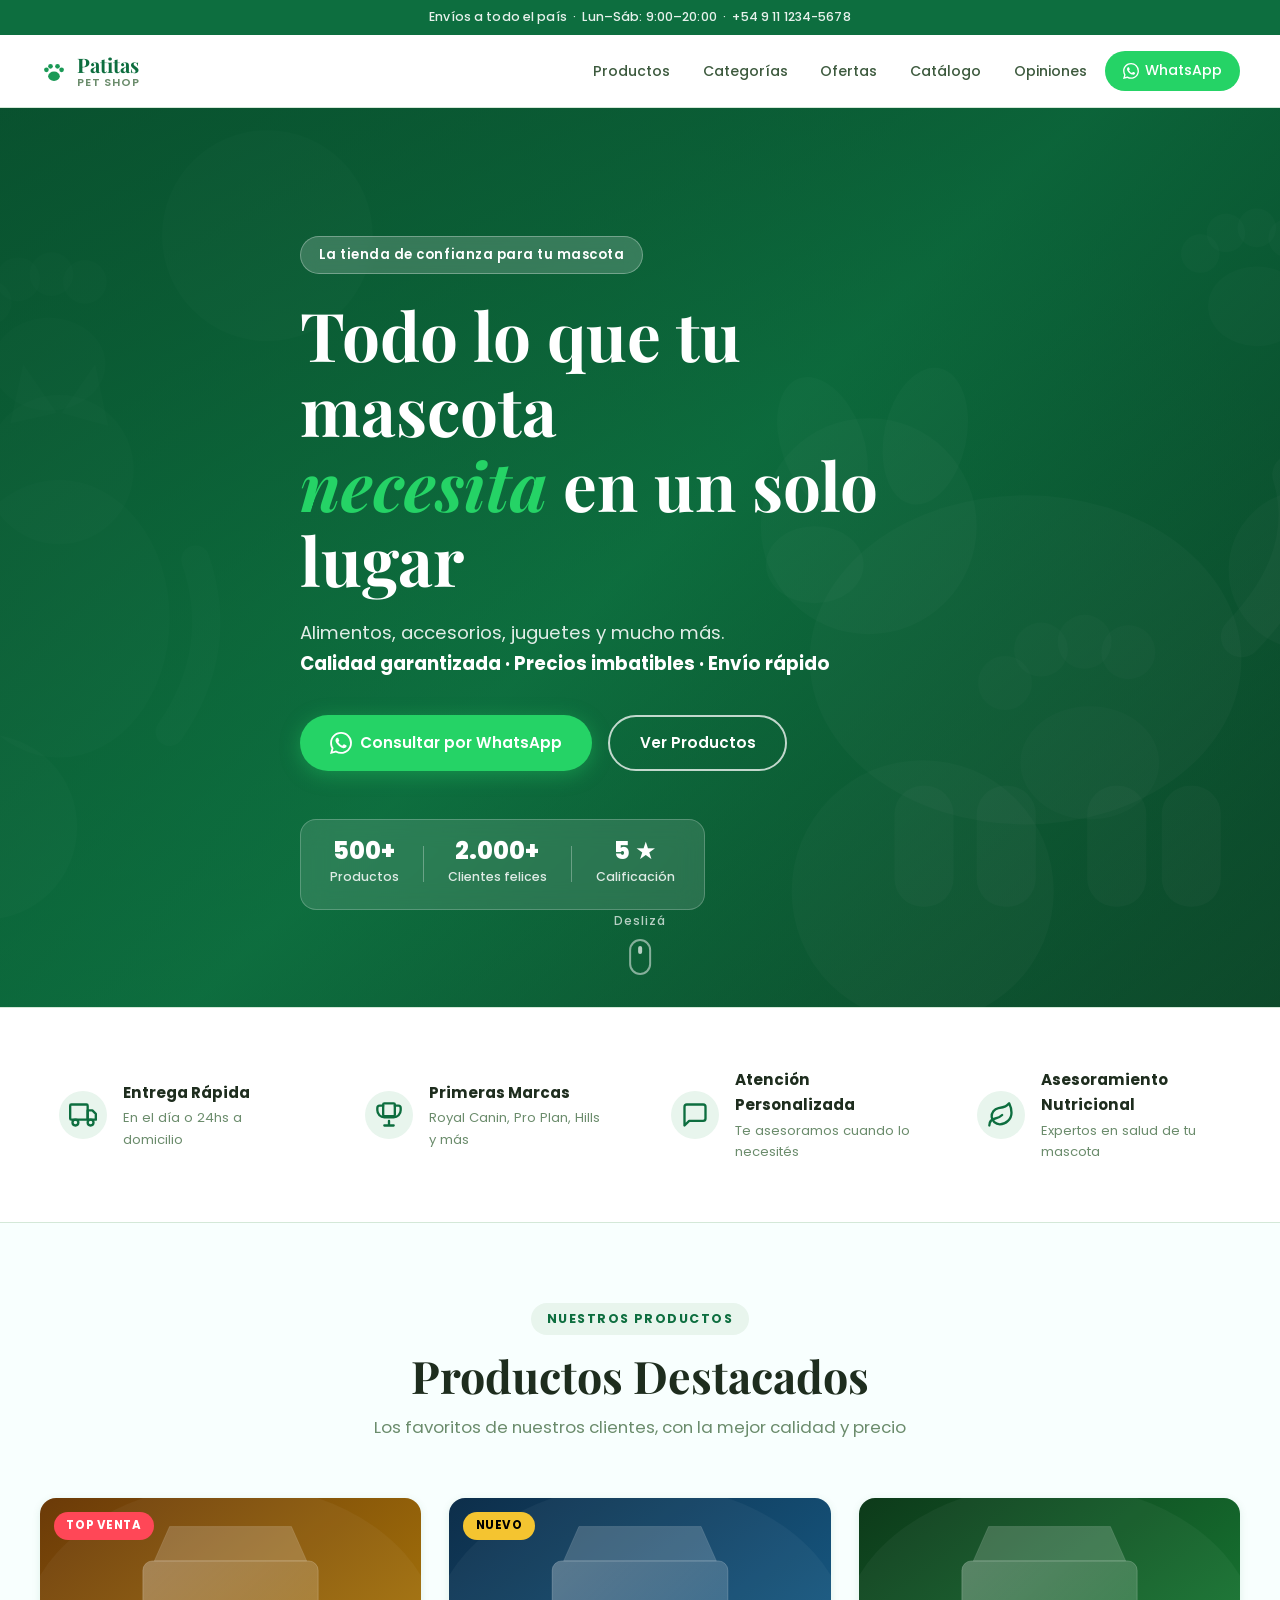
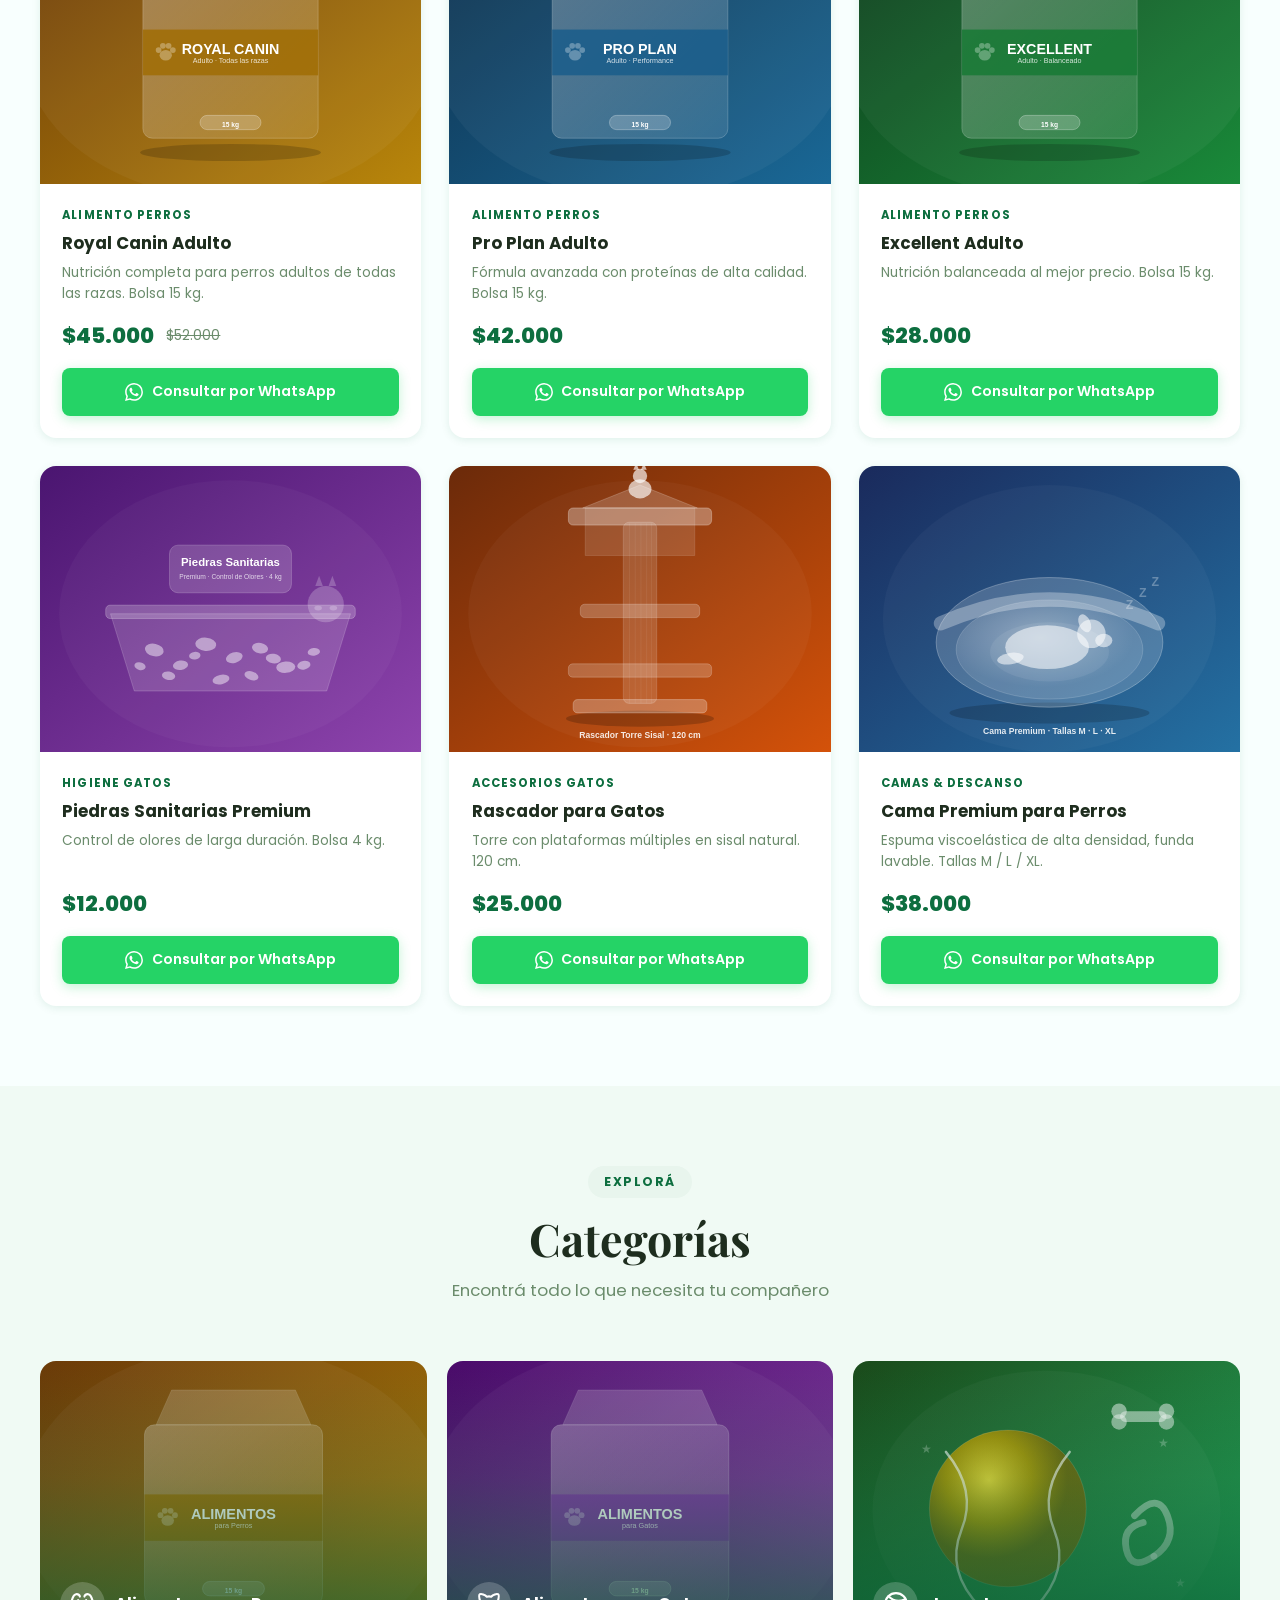
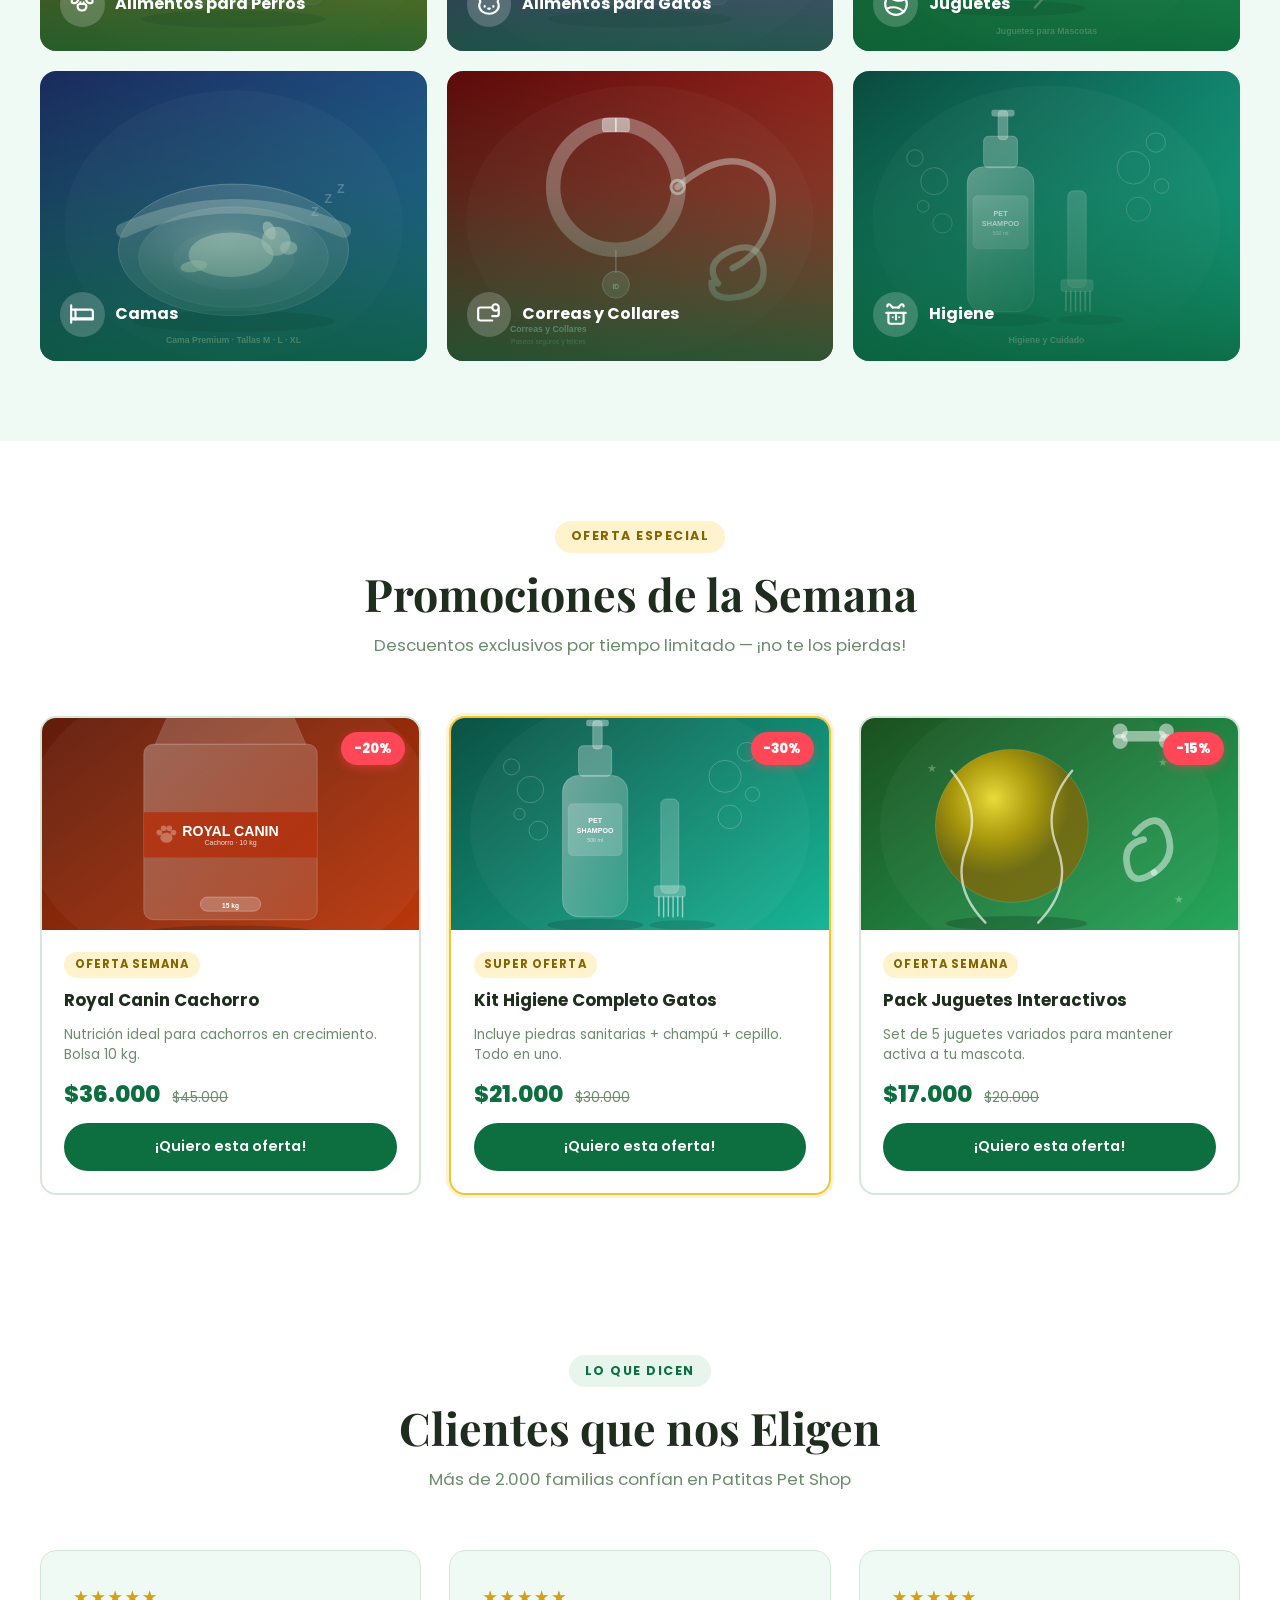
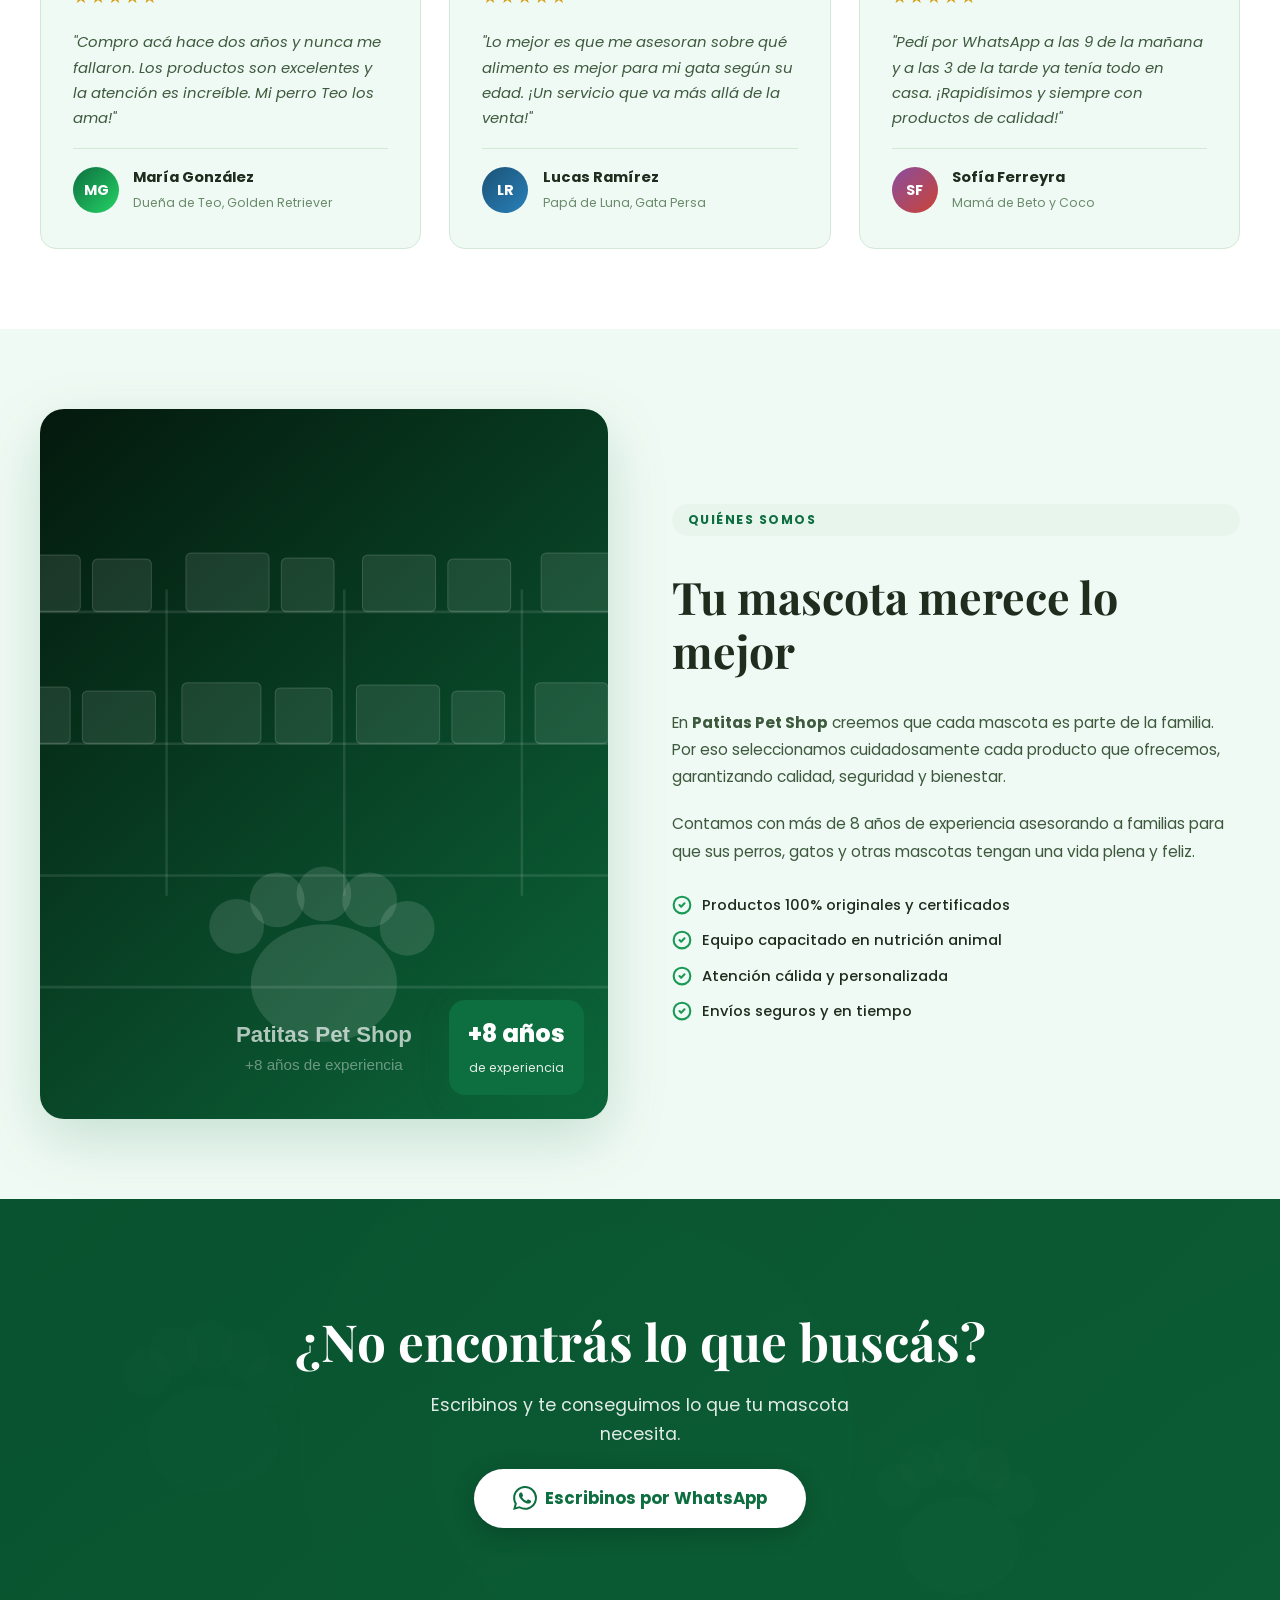
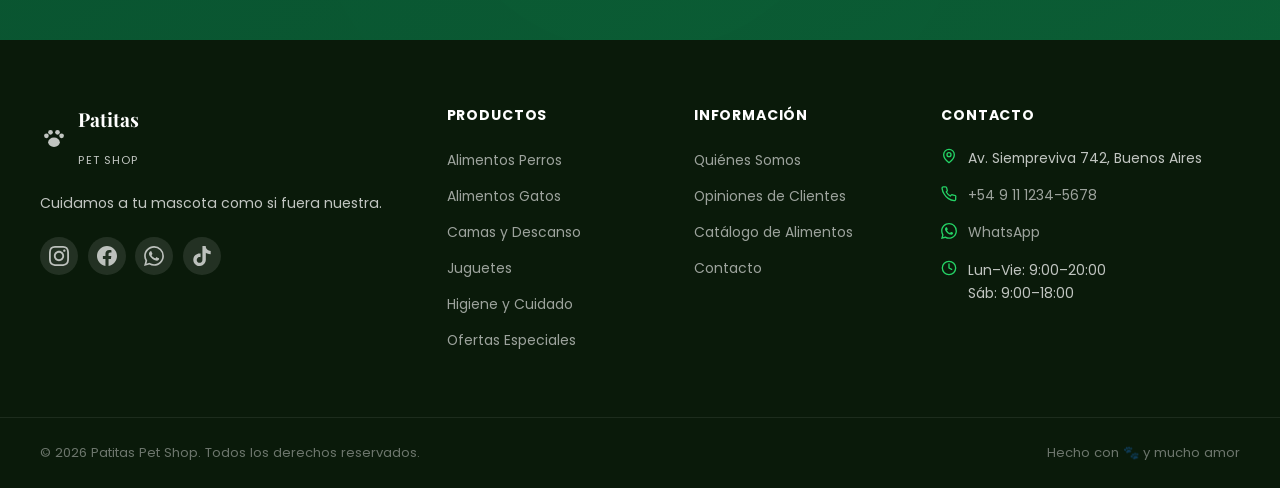
<file: index.html>
<!DOCTYPE html>
<html lang="es">
<head>
    <meta charset="UTF-8">
    <meta name="viewport" content="width=device-width, initial-scale=1.0">
    <meta name="description" content="Patitas Pet Shop - Todo lo que tu mascota necesita. Alimentos premium, accesorios, juguetes y más con envío rápido a domicilio.">
    <meta name="keywords" content="pet shop, tienda mascotas, alimento perros, alimento gatos, Royal Canin, Pro Plan, accesorios mascotas, Buenos Aires">
    <meta name="author" content="Patitas Pet Shop">
    <meta property="og:title" content="Patitas Pet Shop - Todo para tu Mascota">
    <meta property="og:description" content="Todo lo que tu mascota necesita en un solo lugar. Alimentos, accesorios, juguetes y mucho más.">
    <meta property="og:type" content="website">
    <meta name="theme-color" content="#0d6e3f">
    <title>Patitas Pet Shop - Todo para tu Mascota</title>
    <link rel="preconnect" href="https://fonts.googleapis.com">
    <link rel="preconnect" href="https://fonts.gstatic.com" crossorigin>
    <link href="https://fonts.googleapis.com/css2?family=Poppins:wght@300;400;500;600;700;800&family=Playfair+Display:ital,wght@0,700;0,800;1,700&display=swap" rel="stylesheet">
    <link rel="stylesheet" href="styles.css">
</head>
<body>

    <!-- ===== HEADER ===== -->
    <header class="header" id="header">
        <div class="header__topbar">
            <div class="container">
                <span>Envíos a todo el país &nbsp;·&nbsp; Lun–Sáb: 9:00–20:00 &nbsp;·&nbsp; +54 9 11 1234-5678</span>
            </div>
        </div>
        <nav class="nav container" role="navigation" aria-label="Navegación principal">
            <a href="#inicio" class="nav__logo">
                <span class="nav__logo-paw">
                    <svg viewBox="0 0 24 24" fill="currentColor" width="28" height="28" aria-hidden="true"><ellipse cx="12" cy="16.5" rx="5" ry="4"/><circle cx="5.5" cy="11" r="2"/><circle cx="9" cy="8" r="2"/><circle cx="15" cy="8" r="2"/><circle cx="18.5" cy="11" r="2"/></svg>
                </span>
                <div class="nav__logo-text">
                    <span class="nav__logo-name">Patitas</span>
                    <span class="nav__logo-sub">Pet Shop</span>
                </div>
            </a>
            <ul class="nav__menu" id="navMenu">
                <li><a href="#productos" class="nav__link">Productos</a></li>
                <li><a href="#categorias" class="nav__link">Categorías</a></li>
                <li><a href="#promociones" class="nav__link">Ofertas</a></li>
                <li><a href="catalogo.html" class="nav__link">Catálogo</a></li>
                <li><a href="#testimonios" class="nav__link">Opiniones</a></li>
                <li>
                    <a href="https://wa.me/5491112345678?text=Hola!%20Quisiera%20hacer%20una%20consulta."
                       class="nav__link nav__cta" target="_blank" rel="noopener noreferrer">
                        <svg viewBox="0 0 24 24" fill="currentColor" width="16" height="16" aria-hidden="true"><path d="M17.472 14.382c-.297-.149-1.758-.867-2.03-.967-.273-.099-.471-.148-.67.15-.197.297-.767.966-.94 1.164-.173.199-.347.223-.644.075-.297-.15-1.255-.463-2.39-1.475-.883-.788-1.48-1.761-1.653-2.059-.173-.297-.018-.458.13-.606.134-.133.298-.347.446-.52.149-.174.198-.298.298-.497.099-.198.05-.371-.025-.52-.075-.149-.669-1.612-.916-2.207-.242-.579-.487-.5-.669-.51-.173-.008-.371-.01-.57-.01-.198 0-.52.074-.792.372-.272.297-1.04 1.016-1.04 2.479 0 1.462 1.065 2.875 1.213 3.074.149.198 2.096 3.2 5.077 4.487.709.306 1.262.489 1.694.625.712.227 1.36.195 1.871.118.571-.085 1.758-.719 2.006-1.413.248-.694.248-1.289.173-1.413-.074-.124-.272-.198-.57-.347m-5.421 7.403h-.004a9.87 9.87 0 01-5.031-1.378l-.361-.214-3.741.982.998-3.648-.235-.374a9.86 9.86 0 01-1.51-5.26c.001-5.45 4.436-9.884 9.888-9.884 2.64 0 5.122 1.03 6.988 2.898a9.825 9.825 0 012.893 6.994c-.003 5.45-4.437 9.884-9.885 9.884m8.413-18.297A11.815 11.815 0 0012.05 0C5.495 0 .16 5.335.157 11.892c0 2.096.547 4.142 1.588 5.945L.057 24l6.305-1.654a11.882 11.882 0 005.683 1.448h.005c6.554 0 11.89-5.335 11.893-11.893a11.821 11.821 0 00-3.48-8.413z"/></svg>
                        WhatsApp
                    </a>
                </li>
            </ul>
            <button class="nav__hamburger" id="hamburger" aria-label="Abrir menú" aria-expanded="false">
                <span></span><span></span><span></span>
            </button>
        </nav>
    </header>

    <!-- ===== HERO ===== -->
    <section class="hero" id="inicio">
        <div class="hero__bg">
            <img src="assets/images/hero.svg" alt="Perro y gato felices" class="hero__bg-img" loading="eager">
            <div class="hero__overlay"></div>
        </div>
        <div class="hero__content container">
            <span class="hero__badge">La tienda de confianza para tu mascota</span>
            <h1 class="hero__title">
                Todo lo que tu mascota<br>
                <em>necesita</em> en un solo lugar
            </h1>
            <p class="hero__subtitle">
                Alimentos, accesorios, juguetes y mucho más.<br>
                <strong>Calidad garantizada · Precios imbatibles · Envío rápido</strong>
            </p>
            <div class="hero__actions">
                <a href="https://wa.me/5491112345678?text=Hola!%20Quisiera%20conocer%20sus%20productos%20y%20promociones."
                   class="btn btn--primary" target="_blank" rel="noopener noreferrer">
                    <svg viewBox="0 0 24 24" fill="currentColor" width="22" height="22" aria-hidden="true"><path d="M17.472 14.382c-.297-.149-1.758-.867-2.03-.967-.273-.099-.471-.148-.67.15-.197.297-.767.966-.94 1.164-.173.199-.347.223-.644.075-.297-.15-1.255-.463-2.39-1.475-.883-.788-1.48-1.761-1.653-2.059-.173-.297-.018-.458.13-.606.134-.133.298-.347.446-.52.149-.174.198-.298.298-.497.099-.198.05-.371-.025-.52-.075-.149-.669-1.612-.916-2.207-.242-.579-.487-.5-.669-.51-.173-.008-.371-.01-.57-.01-.198 0-.52.074-.792.372-.272.297-1.04 1.016-1.04 2.479 0 1.462 1.065 2.875 1.213 3.074.149.198 2.096 3.2 5.077 4.487.709.306 1.262.489 1.694.625.712.227 1.36.195 1.871.118.571-.085 1.758-.719 2.006-1.413.248-.694.248-1.289.173-1.413-.074-.124-.272-.198-.57-.347m-5.421 7.403h-.004a9.87 9.87 0 01-5.031-1.378l-.361-.214-3.741.982.998-3.648-.235-.374a9.86 9.86 0 01-1.51-5.26c.001-5.45 4.436-9.884 9.888-9.884 2.64 0 5.122 1.03 6.988 2.898a9.825 9.825 0 012.893 6.994c-.003 5.45-4.437 9.884-9.885 9.884m8.413-18.297A11.815 11.815 0 0012.05 0C5.495 0 .16 5.335.157 11.892c0 2.096.547 4.142 1.588 5.945L.057 24l6.305-1.654a11.882 11.882 0 005.683 1.448h.005c6.554 0 11.89-5.335 11.893-11.893a11.821 11.821 0 00-3.48-8.413z"/></svg>
                    Consultar por WhatsApp
                </a>
                <a href="#productos" class="btn btn--outline">Ver Productos</a>
            </div>
            <div class="hero__stats">
                <div class="hero__stat"><strong>500+</strong><span>Productos</span></div>
                <div class="hero__stat-sep"></div>
                <div class="hero__stat"><strong>2.000+</strong><span>Clientes felices</span></div>
                <div class="hero__stat-sep"></div>
                <div class="hero__stat"><strong>5 ★</strong><span>Calificación</span></div>
            </div>
        </div>
        <a href="#beneficios" class="hero__scroll" aria-label="Ver más">
            <span>Deslizá</span>
            <div class="hero__scroll-icon"></div>
        </a>
    </section>

    <!-- ===== BENEFITS ===== -->
    <section class="benefits" id="beneficios">
        <div class="container">
            <div class="benefits__grid">
                <div class="benefit reveal">
                    <div class="benefit__icon">
                        <svg viewBox="0 0 24 24" fill="none" stroke="currentColor" stroke-width="2" stroke-linecap="round" stroke-linejoin="round" width="28" height="28" aria-hidden="true"><rect x="1" y="3" width="15" height="13" rx="1"/><path d="M16 8h4l3 3v5h-7V8z"/><circle cx="5.5" cy="18.5" r="2.5"/><circle cx="18.5" cy="18.5" r="2.5"/></svg>
                    </div>
                    <div><h3 class="benefit__title">Entrega Rápida</h3><p class="benefit__text">En el día o 24hs a domicilio</p></div>
                </div>
                <div class="benefit reveal">
                    <div class="benefit__icon">
                        <svg viewBox="0 0 24 24" fill="none" stroke="currentColor" stroke-width="2" stroke-linecap="round" stroke-linejoin="round" width="28" height="28" aria-hidden="true"><path d="M8 21h8M12 17v4"/><path d="M7 4H4a2 2 0 0 0-2 2v2a6 6 0 0 0 6 6h8a6 6 0 0 0 6-6V6a2 2 0 0 0-2-2h-3"/><rect x="7" y="2" width="10" height="11" rx="1"/></svg>
                    </div>
                    <div><h3 class="benefit__title">Primeras Marcas</h3><p class="benefit__text">Royal Canin, Pro Plan, Hills y más</p></div>
                </div>
                <div class="benefit reveal">
                    <div class="benefit__icon">
                        <svg viewBox="0 0 24 24" fill="none" stroke="currentColor" stroke-width="2" stroke-linecap="round" stroke-linejoin="round" width="28" height="28" aria-hidden="true"><path d="M21 15a2 2 0 0 1-2 2H7l-4 4V5a2 2 0 0 1 2-2h14a2 2 0 0 1 2 2z"/></svg>
                    </div>
                    <div><h3 class="benefit__title">Atención Personalizada</h3><p class="benefit__text">Te asesoramos cuando lo necesités</p></div>
                </div>
                <div class="benefit reveal">
                    <div class="benefit__icon">
                        <svg viewBox="0 0 24 24" fill="none" stroke="currentColor" stroke-width="2" stroke-linecap="round" stroke-linejoin="round" width="28" height="28" aria-hidden="true"><path d="M11 20A7 7 0 0 1 9.8 6.1C15.5 5 17 4.48 19 2c1 2 2 4.18 2 8 0 5.5-4.78 10-10 10z"/><path d="M2 21c0-3 1.85-5.36 5.08-6C9.5 14.52 12 13 13 12"/></svg>
                    </div>
                    <div><h3 class="benefit__title">Asesoramiento Nutricional</h3><p class="benefit__text">Expertos en salud de tu mascota</p></div>
                </div>
            </div>
        </div>
    </section>

    <!-- ===== PRODUCTOS DESTACADOS ===== -->
    <section class="section products" id="productos">
        <div class="container">
            <div class="section__header reveal">
                <span class="section__tag">Nuestros Productos</span>
                <h2 class="section__title">Productos Destacados</h2>
                <p class="section__subtitle">Los favoritos de nuestros clientes, con la mejor calidad y precio</p>
            </div>
            <div class="products__grid">

                <article class="product-card reveal">
                    <div class="product-card__img-wrap">
                        <img src="assets/images/prod-royal-canin.svg" alt="Royal Canin Adulto" class="product-card__img" loading="lazy">
                        <span class="product-card__badge badge--hot">Top Venta</span>
                    </div>
                    <div class="product-card__body">
                        <span class="product-card__cat">Alimento Perros</span>
                        <h3 class="product-card__name">Royal Canin Adulto</h3>
                        <p class="product-card__desc">Nutrición completa para perros adultos de todas las razas. Bolsa 15 kg.</p>
                        <div class="product-card__pricing">
                            <span class="product-card__price">$45.000</span>
                            <span class="product-card__old">$52.000</span>
                        </div>
                        <a href="https://wa.me/5491112345678?text=Hola!%20Quiero%20consultar%20por%20el%20producto%20Royal%20Canin%20Adulto." class="btn btn--wa" target="_blank" rel="noopener noreferrer">
                            <svg viewBox="0 0 24 24" fill="currentColor" width="18" height="18"><path d="M17.472 14.382c-.297-.149-1.758-.867-2.03-.967-.273-.099-.471-.148-.67.15-.197.297-.767.966-.94 1.164-.173.199-.347.223-.644.075-.297-.15-1.255-.463-2.39-1.475-.883-.788-1.48-1.761-1.653-2.059-.173-.297-.018-.458.13-.606.134-.133.298-.347.446-.52.149-.174.198-.298.298-.497.099-.198.05-.371-.025-.52-.075-.149-.669-1.612-.916-2.207-.242-.579-.487-.5-.669-.51-.173-.008-.371-.01-.57-.01-.198 0-.52.074-.792.372-.272.297-1.04 1.016-1.04 2.479 0 1.462 1.065 2.875 1.213 3.074.149.198 2.096 3.2 5.077 4.487.709.306 1.262.489 1.694.625.712.227 1.36.195 1.871.118.571-.085 1.758-.719 2.006-1.413.248-.694.248-1.289.173-1.413-.074-.124-.272-.198-.57-.347m-5.421 7.403h-.004a9.87 9.87 0 01-5.031-1.378l-.361-.214-3.741.982.998-3.648-.235-.374a9.86 9.86 0 01-1.51-5.26c.001-5.45 4.436-9.884 9.888-9.884 2.64 0 5.122 1.03 6.988 2.898a9.825 9.825 0 012.893 6.994c-.003 5.45-4.437 9.884-9.885 9.884m8.413-18.297A11.815 11.815 0 0012.05 0C5.495 0 .16 5.335.157 11.892c0 2.096.547 4.142 1.588 5.945L.057 24l6.305-1.654a11.882 11.882 0 005.683 1.448h.005c6.554 0 11.89-5.335 11.893-11.893a11.821 11.821 0 00-3.48-8.413z"/></svg>
                            Consultar por WhatsApp
                        </a>
                    </div>
                </article>

                <article class="product-card reveal">
                    <div class="product-card__img-wrap">
                        <img src="assets/images/prod-pro-plan.svg" alt="Pro Plan Adulto" class="product-card__img" loading="lazy">
                        <span class="product-card__badge badge--new">Nuevo</span>
                    </div>
                    <div class="product-card__body">
                        <span class="product-card__cat">Alimento Perros</span>
                        <h3 class="product-card__name">Pro Plan Adulto</h3>
                        <p class="product-card__desc">Fórmula avanzada con proteínas de alta calidad. Bolsa 15 kg.</p>
                        <div class="product-card__pricing">
                            <span class="product-card__price">$42.000</span>
                        </div>
                        <a href="https://wa.me/5491112345678?text=Hola!%20Quiero%20consultar%20por%20el%20producto%20Pro%20Plan%20Adulto." class="btn btn--wa" target="_blank" rel="noopener noreferrer">
                            <svg viewBox="0 0 24 24" fill="currentColor" width="18" height="18"><path d="M17.472 14.382c-.297-.149-1.758-.867-2.03-.967-.273-.099-.471-.148-.67.15-.197.297-.767.966-.94 1.164-.173.199-.347.223-.644.075-.297-.15-1.255-.463-2.39-1.475-.883-.788-1.48-1.761-1.653-2.059-.173-.297-.018-.458.13-.606.134-.133.298-.347.446-.52.149-.174.198-.298.298-.497.099-.198.05-.371-.025-.52-.075-.149-.669-1.612-.916-2.207-.242-.579-.487-.5-.669-.51-.173-.008-.371-.01-.57-.01-.198 0-.52.074-.792.372-.272.297-1.04 1.016-1.04 2.479 0 1.462 1.065 2.875 1.213 3.074.149.198 2.096 3.2 5.077 4.487.709.306 1.262.489 1.694.625.712.227 1.36.195 1.871.118.571-.085 1.758-.719 2.006-1.413.248-.694.248-1.289.173-1.413-.074-.124-.272-.198-.57-.347m-5.421 7.403h-.004a9.87 9.87 0 01-5.031-1.378l-.361-.214-3.741.982.998-3.648-.235-.374a9.86 9.86 0 01-1.51-5.26c.001-5.45 4.436-9.884 9.888-9.884 2.64 0 5.122 1.03 6.988 2.898a9.825 9.825 0 012.893 6.994c-.003 5.45-4.437 9.884-9.885 9.884m8.413-18.297A11.815 11.815 0 0012.05 0C5.495 0 .16 5.335.157 11.892c0 2.096.547 4.142 1.588 5.945L.057 24l6.305-1.654a11.882 11.882 0 005.683 1.448h.005c6.554 0 11.89-5.335 11.893-11.893a11.821 11.821 0 00-3.48-8.413z"/></svg>
                            Consultar por WhatsApp
                        </a>
                    </div>
                </article>

                <article class="product-card reveal">
                    <div class="product-card__img-wrap">
                        <img src="assets/images/prod-excellent.svg" alt="Excellent Adulto" class="product-card__img" loading="lazy">
                    </div>
                    <div class="product-card__body">
                        <span class="product-card__cat">Alimento Perros</span>
                        <h3 class="product-card__name">Excellent Adulto</h3>
                        <p class="product-card__desc">Nutrición balanceada al mejor precio. Bolsa 15 kg.</p>
                        <div class="product-card__pricing">
                            <span class="product-card__price">$28.000</span>
                        </div>
                        <a href="https://wa.me/5491112345678?text=Hola!%20Quiero%20consultar%20por%20el%20producto%20Excellent%20Adulto." class="btn btn--wa" target="_blank" rel="noopener noreferrer">
                            <svg viewBox="0 0 24 24" fill="currentColor" width="18" height="18"><path d="M17.472 14.382c-.297-.149-1.758-.867-2.03-.967-.273-.099-.471-.148-.67.15-.197.297-.767.966-.94 1.164-.173.199-.347.223-.644.075-.297-.15-1.255-.463-2.39-1.475-.883-.788-1.48-1.761-1.653-2.059-.173-.297-.018-.458.13-.606.134-.133.298-.347.446-.52.149-.174.198-.298.298-.497.099-.198.05-.371-.025-.52-.075-.149-.669-1.612-.916-2.207-.242-.579-.487-.5-.669-.51-.173-.008-.371-.01-.57-.01-.198 0-.52.074-.792.372-.272.297-1.04 1.016-1.04 2.479 0 1.462 1.065 2.875 1.213 3.074.149.198 2.096 3.2 5.077 4.487.709.306 1.262.489 1.694.625.712.227 1.36.195 1.871.118.571-.085 1.758-.719 2.006-1.413.248-.694.248-1.289.173-1.413-.074-.124-.272-.198-.57-.347m-5.421 7.403h-.004a9.87 9.87 0 01-5.031-1.378l-.361-.214-3.741.982.998-3.648-.235-.374a9.86 9.86 0 01-1.51-5.26c.001-5.45 4.436-9.884 9.888-9.884 2.64 0 5.122 1.03 6.988 2.898a9.825 9.825 0 012.893 6.994c-.003 5.45-4.437 9.884-9.885 9.884m8.413-18.297A11.815 11.815 0 0012.05 0C5.495 0 .16 5.335.157 11.892c0 2.096.547 4.142 1.588 5.945L.057 24l6.305-1.654a11.882 11.882 0 005.683 1.448h.005c6.554 0 11.89-5.335 11.893-11.893a11.821 11.821 0 00-3.48-8.413z"/></svg>
                            Consultar por WhatsApp
                        </a>
                    </div>
                </article>

                <article class="product-card reveal">
                    <div class="product-card__img-wrap">
                        <img src="assets/images/prod-piedras.svg" alt="Piedras Sanitarias Premium" class="product-card__img" loading="lazy">
                    </div>
                    <div class="product-card__body">
                        <span class="product-card__cat">Higiene Gatos</span>
                        <h3 class="product-card__name">Piedras Sanitarias Premium</h3>
                        <p class="product-card__desc">Control de olores de larga duración. Bolsa 4 kg.</p>
                        <div class="product-card__pricing">
                            <span class="product-card__price">$12.000</span>
                        </div>
                        <a href="https://wa.me/5491112345678?text=Hola!%20Quiero%20consultar%20por%20el%20producto%20Piedras%20Sanitarias%20Premium." class="btn btn--wa" target="_blank" rel="noopener noreferrer">
                            <svg viewBox="0 0 24 24" fill="currentColor" width="18" height="18"><path d="M17.472 14.382c-.297-.149-1.758-.867-2.03-.967-.273-.099-.471-.148-.67.15-.197.297-.767.966-.94 1.164-.173.199-.347.223-.644.075-.297-.15-1.255-.463-2.39-1.475-.883-.788-1.48-1.761-1.653-2.059-.173-.297-.018-.458.13-.606.134-.133.298-.347.446-.52.149-.174.198-.298.298-.497.099-.198.05-.371-.025-.52-.075-.149-.669-1.612-.916-2.207-.242-.579-.487-.5-.669-.51-.173-.008-.371-.01-.57-.01-.198 0-.52.074-.792.372-.272.297-1.04 1.016-1.04 2.479 0 1.462 1.065 2.875 1.213 3.074.149.198 2.096 3.2 5.077 4.487.709.306 1.262.489 1.694.625.712.227 1.36.195 1.871.118.571-.085 1.758-.719 2.006-1.413.248-.694.248-1.289.173-1.413-.074-.124-.272-.198-.57-.347m-5.421 7.403h-.004a9.87 9.87 0 01-5.031-1.378l-.361-.214-3.741.982.998-3.648-.235-.374a9.86 9.86 0 01-1.51-5.26c.001-5.45 4.436-9.884 9.888-9.884 2.64 0 5.122 1.03 6.988 2.898a9.825 9.825 0 012.893 6.994c-.003 5.45-4.437 9.884-9.885 9.884m8.413-18.297A11.815 11.815 0 0012.05 0C5.495 0 .16 5.335.157 11.892c0 2.096.547 4.142 1.588 5.945L.057 24l6.305-1.654a11.882 11.882 0 005.683 1.448h.005c6.554 0 11.89-5.335 11.893-11.893a11.821 11.821 0 00-3.48-8.413z"/></svg>
                            Consultar por WhatsApp
                        </a>
                    </div>
                </article>

                <article class="product-card reveal">
                    <div class="product-card__img-wrap">
                        <img src="assets/images/prod-rascador.svg" alt="Rascador para Gatos" class="product-card__img" loading="lazy">
                    </div>
                    <div class="product-card__body">
                        <span class="product-card__cat">Accesorios Gatos</span>
                        <h3 class="product-card__name">Rascador para Gatos</h3>
                        <p class="product-card__desc">Torre con plataformas múltiples en sisal natural. 120 cm.</p>
                        <div class="product-card__pricing">
                            <span class="product-card__price">$25.000</span>
                        </div>
                        <a href="https://wa.me/5491112345678?text=Hola!%20Quiero%20consultar%20por%20el%20producto%20Rascador%20para%20Gatos." class="btn btn--wa" target="_blank" rel="noopener noreferrer">
                            <svg viewBox="0 0 24 24" fill="currentColor" width="18" height="18"><path d="M17.472 14.382c-.297-.149-1.758-.867-2.03-.967-.273-.099-.471-.148-.67.15-.197.297-.767.966-.94 1.164-.173.199-.347.223-.644.075-.297-.15-1.255-.463-2.39-1.475-.883-.788-1.48-1.761-1.653-2.059-.173-.297-.018-.458.13-.606.134-.133.298-.347.446-.52.149-.174.198-.298.298-.497.099-.198.05-.371-.025-.52-.075-.149-.669-1.612-.916-2.207-.242-.579-.487-.5-.669-.51-.173-.008-.371-.01-.57-.01-.198 0-.52.074-.792.372-.272.297-1.04 1.016-1.04 2.479 0 1.462 1.065 2.875 1.213 3.074.149.198 2.096 3.2 5.077 4.487.709.306 1.262.489 1.694.625.712.227 1.36.195 1.871.118.571-.085 1.758-.719 2.006-1.413.248-.694.248-1.289.173-1.413-.074-.124-.272-.198-.57-.347m-5.421 7.403h-.004a9.87 9.87 0 01-5.031-1.378l-.361-.214-3.741.982.998-3.648-.235-.374a9.86 9.86 0 01-1.51-5.26c.001-5.45 4.436-9.884 9.888-9.884 2.64 0 5.122 1.03 6.988 2.898a9.825 9.825 0 012.893 6.994c-.003 5.45-4.437 9.884-9.885 9.884m8.413-18.297A11.815 11.815 0 0012.05 0C5.495 0 .16 5.335.157 11.892c0 2.096.547 4.142 1.588 5.945L.057 24l6.305-1.654a11.882 11.882 0 005.683 1.448h.005c6.554 0 11.89-5.335 11.893-11.893a11.821 11.821 0 00-3.48-8.413z"/></svg>
                            Consultar por WhatsApp
                        </a>
                    </div>
                </article>

                <article class="product-card reveal">
                    <div class="product-card__img-wrap">
                        <img src="assets/images/prod-cama.svg" alt="Cama Premium para Perros" class="product-card__img" loading="lazy">
                    </div>
                    <div class="product-card__body">
                        <span class="product-card__cat">Camas & Descanso</span>
                        <h3 class="product-card__name">Cama Premium para Perros</h3>
                        <p class="product-card__desc">Espuma viscoelástica de alta densidad, funda lavable. Tallas M / L / XL.</p>
                        <div class="product-card__pricing">
                            <span class="product-card__price">$38.000</span>
                        </div>
                        <a href="https://wa.me/5491112345678?text=Hola!%20Quiero%20consultar%20por%20el%20producto%20Cama%20Premium%20para%20Perros." class="btn btn--wa" target="_blank" rel="noopener noreferrer">
                            <svg viewBox="0 0 24 24" fill="currentColor" width="18" height="18"><path d="M17.472 14.382c-.297-.149-1.758-.867-2.03-.967-.273-.099-.471-.148-.67.15-.197.297-.767.966-.94 1.164-.173.199-.347.223-.644.075-.297-.15-1.255-.463-2.39-1.475-.883-.788-1.48-1.761-1.653-2.059-.173-.297-.018-.458.13-.606.134-.133.298-.347.446-.52.149-.174.198-.298.298-.497.099-.198.05-.371-.025-.52-.075-.149-.669-1.612-.916-2.207-.242-.579-.487-.5-.669-.51-.173-.008-.371-.01-.57-.01-.198 0-.52.074-.792.372-.272.297-1.04 1.016-1.04 2.479 0 1.462 1.065 2.875 1.213 3.074.149.198 2.096 3.2 5.077 4.487.709.306 1.262.489 1.694.625.712.227 1.36.195 1.871.118.571-.085 1.758-.719 2.006-1.413.248-.694.248-1.289.173-1.413-.074-.124-.272-.198-.57-.347m-5.421 7.403h-.004a9.87 9.87 0 01-5.031-1.378l-.361-.214-3.741.982.998-3.648-.235-.374a9.86 9.86 0 01-1.51-5.26c.001-5.45 4.436-9.884 9.888-9.884 2.64 0 5.122 1.03 6.988 2.898a9.825 9.825 0 012.893 6.994c-.003 5.45-4.437 9.884-9.885 9.884m8.413-18.297A11.815 11.815 0 0012.05 0C5.495 0 .16 5.335.157 11.892c0 2.096.547 4.142 1.588 5.945L.057 24l6.305-1.654a11.882 11.882 0 005.683 1.448h.005c6.554 0 11.89-5.335 11.893-11.893a11.821 11.821 0 00-3.48-8.413z"/></svg>
                            Consultar por WhatsApp
                        </a>
                    </div>
                </article>

            </div>
        </div>
    </section>

    <!-- ===== CATEGORÍAS ===== -->
    <section class="section categories" id="categorias">
        <div class="container">
            <div class="section__header reveal">
                <span class="section__tag">Explorá</span>
                <h2 class="section__title">Categorías</h2>
                <p class="section__subtitle">Encontrá todo lo que necesita tu compañero</p>
            </div>
            <div class="categories__grid">
                <a href="catalogo.html" class="cat-card reveal">
                    <div class="cat-card__img-wrap">
                        <img src="assets/images/cat-alimento-perros.svg" alt="Alimentos para Perros" loading="lazy">
                        <div class="cat-card__overlay"></div>
                    </div>
                    <div class="cat-card__content">
                        <span class="cat-card__icon">
                            <svg viewBox="0 0 24 24" fill="none" stroke="currentColor" stroke-width="2" stroke-linecap="round" stroke-linejoin="round" width="26" height="26" aria-hidden="true"><path d="M10 5.172C10 3.782 8.423 2.679 6.5 3c-2.823.47-4.113 6.006-4 7 .08.703 1.725 1.722 3.656 1 1.261-.472 1.96-1.45 2.344-2.5M14.267 5.172c0-1.39 1.577-2.493 3.5-2.172 2.823.47 4.113 6.006 4 7-.08.703-1.725 1.722-3.656 1-1.261-.472-1.96-1.45-2.344-2.5"/><path d="M8 14v.5A3.5 3.5 0 0 0 11.5 18h1a3.5 3.5 0 0 0 3.5-3.5V14a2 2 0 0 0-2-2h-4a2 2 0 0 0-2 2z"/><path d="M10.5 10.5v.5M13.5 10.5v.5"/></svg>
                        </span>
                        <h3>Alimentos para Perros</h3>
                    </div>
                </a>
                <a href="catalogo.html" class="cat-card reveal">
                    <div class="cat-card__img-wrap">
                        <img src="assets/images/cat-alimento-gatos.svg" alt="Alimentos para Gatos" loading="lazy">
                        <div class="cat-card__overlay"></div>
                    </div>
                    <div class="cat-card__content">
                        <span class="cat-card__icon">
                            <svg viewBox="0 0 24 24" fill="none" stroke="currentColor" stroke-width="2" stroke-linecap="round" stroke-linejoin="round" width="26" height="26" aria-hidden="true"><path d="M12 5c.67 0 1.35.09 2 .26 1.78-2 5.03-2.84 6.42-2.26 1.4.58-.42 7-.42 7 .57 1.07 1 2.24 1 3.44C21 17.9 16.97 21 12 21s-9-3-9-7.56c0-1.25.5-2.4 1-3.44 0 0-1.89-6.42-.5-7 1.39-.58 4.72.23 6.5 2.26.65-.17 1.33-.26 2-.26z"/><path d="M8 14v.5M16 14v.5M11.25 16.25h1.5"/></svg>
                        </span>
                        <h3>Alimentos para Gatos</h3>
                    </div>
                </a>
                <a href="catalogo-accesorios.html" class="cat-card reveal">
                    <div class="cat-card__img-wrap">
                        <img src="assets/images/cat-juguetes.svg" alt="Juguetes" loading="lazy">
                        <div class="cat-card__overlay"></div>
                    </div>
                    <div class="cat-card__content">
                        <span class="cat-card__icon">
                            <svg viewBox="0 0 24 24" fill="none" stroke="currentColor" stroke-width="2" stroke-linecap="round" stroke-linejoin="round" width="26" height="26" aria-hidden="true"><circle cx="12" cy="12" r="10"/><path d="M4.93 4.93c4.08 4.08 10.08 5.07 15.07 3M19.07 19.07c-4.08-4.08-10.08-5.07-15.07-3"/></svg>
                        </span>
                        <h3>Juguetes</h3>
                    </div>
                </a>
                <a href="catalogo-accesorios.html" class="cat-card reveal">
                    <div class="cat-card__img-wrap">
                        <img src="assets/images/cat-camas.svg" alt="Camas" loading="lazy">
                        <div class="cat-card__overlay"></div>
                    </div>
                    <div class="cat-card__content">
                        <span class="cat-card__icon">
                            <svg viewBox="0 0 24 24" fill="none" stroke="currentColor" stroke-width="2" stroke-linecap="round" stroke-linejoin="round" width="26" height="26" aria-hidden="true"><path d="M2 4v16M2 8h18a2 2 0 0 1 2 2v6H2"/><path d="M2 17h20"/><path d="M6 8v9"/></svg>
                        </span>
                        <h3>Camas</h3>
                    </div>
                </a>
                <a href="catalogo-accesorios.html" class="cat-card reveal">
                    <div class="cat-card__img-wrap">
                        <img src="assets/images/cat-correas.svg" alt="Correas" loading="lazy">
                        <div class="cat-card__overlay"></div>
                    </div>
                    <div class="cat-card__content">
                        <span class="cat-card__icon">
                            <svg viewBox="0 0 24 24" fill="none" stroke="currentColor" stroke-width="2" stroke-linecap="round" stroke-linejoin="round" width="26" height="26" aria-hidden="true"><circle cx="18" cy="6" r="3"/><path d="M15 6H4a2 2 0 0 0-2 2v8a2 2 0 0 0 2 2h11"/><path d="M15 14h4a2 2 0 0 0 2-2V8"/></svg>
                        </span>
                        <h3>Correas y Collares</h3>
                    </div>
                </a>
                <a href="catalogo-accesorios.html" class="cat-card reveal">
                    <div class="cat-card__img-wrap">
                        <img src="assets/images/cat-higiene.svg" alt="Higiene" loading="lazy">
                        <div class="cat-card__overlay"></div>
                    </div>
                    <div class="cat-card__content">
                        <span class="cat-card__icon">
                            <svg viewBox="0 0 24 24" fill="none" stroke="currentColor" stroke-width="2" stroke-linecap="round" stroke-linejoin="round" width="26" height="26" aria-hidden="true"><path d="M9 6 6.5 3.5a1.5 1.5 0 0 0-1-.5C4 3 4 5 4 5"/><path d="M14 6l2.5-2.5a1.5 1.5 0 0 1 1-.5C19 3 19 5 19 5"/><path d="M3 11h18"/><path d="M5 11v8a2 2 0 0 0 2 2h10a2 2 0 0 0 2-2v-8"/><path d="M9 6h6"/><path d="M9 15h.01M12 13v4M15 15h.01"/></svg>
                        </span>
                        <h3>Higiene</h3>
                    </div>
                </a>
            </div>
        </div>
    </section>

    <!-- ===== PROMOCIONES DE LA SEMANA (BONUS) ===== -->
    <section class="section promos" id="promociones">
        <div class="container">
            <div class="section__header reveal">
                <span class="section__tag promo-tag">Oferta Especial</span>
                <h2 class="section__title">Promociones de la Semana</h2>
                <p class="section__subtitle">Descuentos exclusivos por tiempo limitado — ¡no te los pierdas!</p>
            </div>
            <div class="promos__grid">

                <article class="promo-card reveal">
                    <div class="promo-card__discount">-20%</div>
                    <div class="promo-card__img-wrap">
                        <img src="assets/images/promo-cachorro.svg" alt="Royal Canin Cachorro" loading="lazy">
                    </div>
                    <div class="promo-card__body">
                        <span class="promo-card__tag">Oferta semana</span>
                        <h3>Royal Canin Cachorro</h3>
                        <p>Nutrición ideal para cachorros en crecimiento. Bolsa 10 kg.</p>
                        <div class="promo-card__prices">
                            <span class="promo-card__new">$36.000</span>
                            <span class="promo-card__old">$45.000</span>
                        </div>
                        <a href="https://wa.me/5491112345678?text=Hola!%20Vi%20la%20promo%20de%20Royal%20Canin%20Cachorro%20y%20quiero%20aprovecharla!" class="btn btn--promo" target="_blank" rel="noopener noreferrer">
                            ¡Quiero esta oferta!
                        </a>
                    </div>
                </article>

                <article class="promo-card promo-card--featured reveal">
                    <div class="promo-card__discount">-30%</div>
                    <div class="promo-card__img-wrap">
                        <img src="assets/images/promo-higiene-gatos.svg" alt="Kit Higiene Gatos" loading="lazy">
                    </div>
                    <div class="promo-card__body">
                        <span class="promo-card__tag">Super Oferta</span>
                        <h3>Kit Higiene Completo Gatos</h3>
                        <p>Incluye piedras sanitarias + champú + cepillo. Todo en uno.</p>
                        <div class="promo-card__prices">
                            <span class="promo-card__new">$21.000</span>
                            <span class="promo-card__old">$30.000</span>
                        </div>
                        <a href="https://wa.me/5491112345678?text=Hola!%20Vi%20la%20promo%20del%20Kit%20Higiene%20para%20Gatos%20y%20quiero%20aprovecharla!" class="btn btn--promo" target="_blank" rel="noopener noreferrer">
                            ¡Quiero esta oferta!
                        </a>
                    </div>
                </article>

                <article class="promo-card reveal">
                    <div class="promo-card__discount">-15%</div>
                    <div class="promo-card__img-wrap">
                        <img src="assets/images/promo-juguetes.svg" alt="Pack Juguetes" loading="lazy">
                    </div>
                    <div class="promo-card__body">
                        <span class="promo-card__tag">Oferta semana</span>
                        <h3>Pack Juguetes Interactivos</h3>
                        <p>Set de 5 juguetes variados para mantener activa a tu mascota.</p>
                        <div class="promo-card__prices">
                            <span class="promo-card__new">$17.000</span>
                            <span class="promo-card__old">$20.000</span>
                        </div>
                        <a href="https://wa.me/5491112345678?text=Hola!%20Vi%20la%20promo%20del%20Pack%20Juguetes%20Interactivos%20y%20quiero%20aprovecharla!" class="btn btn--promo" target="_blank" rel="noopener noreferrer">
                            ¡Quiero esta oferta!
                        </a>
                    </div>
                </article>

            </div>
        </div>
    </section>

    <!-- ===== TESTIMONIOS ===== -->
    <section class="section testimonials" id="testimonios">
        <div class="container">
            <div class="section__header reveal">
                <span class="section__tag">Lo que dicen</span>
                <h2 class="section__title">Clientes que nos Eligen</h2>
                <p class="section__subtitle">Más de 2.000 familias confían en Patitas Pet Shop</p>
            </div>
            <div class="testimonials__grid">
                <div class="testi-card reveal">
                    <div class="testi-card__stars">★★★★★</div>
                    <p class="testi-card__text">"Compro acá hace dos años y nunca me fallaron. Los productos son excelentes y la atención es increíble. Mi perro Teo los ama!"</p>
                    <div class="testi-card__author">
                        <div class="testi-card__avatar" style="background: linear-gradient(135deg,#0d6e3f,#25D366)">MG</div>
                        <div>
                            <strong>María González</strong>
                            <span>Dueña de Teo, Golden Retriever</span>
                        </div>
                    </div>
                </div>
                <div class="testi-card reveal">
                    <div class="testi-card__stars">★★★★★</div>
                    <p class="testi-card__text">"Lo mejor es que me asesoran sobre qué alimento es mejor para mi gata según su edad. ¡Un servicio que va más allá de la venta!"</p>
                    <div class="testi-card__author">
                        <div class="testi-card__avatar" style="background: linear-gradient(135deg,#1a5276,#2980b9)">LR</div>
                        <div>
                            <strong>Lucas Ramírez</strong>
                            <span>Papá de Luna, Gata Persa</span>
                        </div>
                    </div>
                </div>
                <div class="testi-card reveal">
                    <div class="testi-card__stars">★★★★★</div>
                    <p class="testi-card__text">"Pedí por WhatsApp a las 9 de la mañana y a las 3 de la tarde ya tenía todo en casa. ¡Rapidísimos y siempre con productos de calidad!"</p>
                    <div class="testi-card__author">
                        <div class="testi-card__avatar" style="background: linear-gradient(135deg,#884ea0,#cb4335)">SF</div>
                        <div>
                            <strong>Sofía Ferreyra</strong>
                            <span>Mamá de Beto y Coco</span>
                        </div>
                    </div>
                </div>
            </div>
        </div>
    </section>

    <!-- ===== NOSOTROS ===== -->
    <section class="section about" id="nosotros">
        <div class="container about__container">
            <div class="about__img-wrap reveal">
                <img src="assets/images/about.svg" alt="Mascota feliz con producto Patitas" loading="lazy">
                <div class="about__img-badge">
                    <strong>+8 años</strong>
                    <span>de experiencia</span>
                </div>
            </div>
            <div class="about__content reveal">
                <span class="section__tag">Quiénes Somos</span>
                <h2 class="section__title about__title">Tu mascota merece lo mejor</h2>
                <p>En <strong>Patitas Pet Shop</strong> creemos que cada mascota es parte de la familia. Por eso seleccionamos cuidadosamente cada producto que ofrecemos, garantizando calidad, seguridad y bienestar.</p>
                <p>Contamos con más de 8 años de experiencia asesorando a familias para que sus perros, gatos y otras mascotas tengan una vida plena y feliz.</p>
                <div class="about__features">
                    <div class="about__feature">
                        <span class="about__feature-icon">
                            <svg viewBox="0 0 24 24" fill="none" stroke="currentColor" stroke-width="2.5" stroke-linecap="round" stroke-linejoin="round" width="20" height="20" aria-hidden="true"><circle cx="12" cy="12" r="10"/><path d="m9 12 2 2 4-4"/></svg>
                        </span>
                        <span>Productos 100% originales y certificados</span>
                    </div>
                    <div class="about__feature">
                        <span class="about__feature-icon">
                            <svg viewBox="0 0 24 24" fill="none" stroke="currentColor" stroke-width="2.5" stroke-linecap="round" stroke-linejoin="round" width="20" height="20" aria-hidden="true"><circle cx="12" cy="12" r="10"/><path d="m9 12 2 2 4-4"/></svg>
                        </span>
                        <span>Equipo capacitado en nutrición animal</span>
                    </div>
                    <div class="about__feature">
                        <span class="about__feature-icon">
                            <svg viewBox="0 0 24 24" fill="none" stroke="currentColor" stroke-width="2.5" stroke-linecap="round" stroke-linejoin="round" width="20" height="20" aria-hidden="true"><circle cx="12" cy="12" r="10"/><path d="m9 12 2 2 4-4"/></svg>
                        </span>
                        <span>Atención cálida y personalizada</span>
                    </div>
                    <div class="about__feature">
                        <span class="about__feature-icon">
                            <svg viewBox="0 0 24 24" fill="none" stroke="currentColor" stroke-width="2.5" stroke-linecap="round" stroke-linejoin="round" width="20" height="20" aria-hidden="true"><circle cx="12" cy="12" r="10"/><path d="m9 12 2 2 4-4"/></svg>
                        </span>
                        <span>Envíos seguros y en tiempo</span>
                    </div>
                </div>
            </div>
        </div>
    </section>

    <!-- ===== CTA ===== -->
    <section class="cta" id="contacto">
        <div class="cta__bg">
            <img src="assets/images/cta.svg" alt="Mascota feliz" loading="lazy">
            <div class="cta__overlay"></div>
        </div>
        <div class="cta__content container reveal">
            <h2 class="cta__title">¿No encontrás lo que buscás?</h2>
            <p class="cta__subtitle">Escribinos y te conseguimos lo que tu mascota necesita.</p>
            <a href="https://wa.me/5491112345678?text=Hola!%20Estoy%20buscando%20un%20producto%20y%20no%20lo%20encuentro%20en%20la%20web.%20%C2%BFMe%20pueden%20ayudar?"
               class="btn btn--cta" target="_blank" rel="noopener noreferrer">
                <svg viewBox="0 0 24 24" fill="currentColor" width="24" height="24" aria-hidden="true"><path d="M17.472 14.382c-.297-.149-1.758-.867-2.03-.967-.273-.099-.471-.148-.67.15-.197.297-.767.966-.94 1.164-.173.199-.347.223-.644.075-.297-.15-1.255-.463-2.39-1.475-.883-.788-1.48-1.761-1.653-2.059-.173-.297-.018-.458.13-.606.134-.133.298-.347.446-.52.149-.174.198-.298.298-.497.099-.198.05-.371-.025-.52-.075-.149-.669-1.612-.916-2.207-.242-.579-.487-.5-.669-.51-.173-.008-.371-.01-.57-.01-.198 0-.52.074-.792.372-.272.297-1.04 1.016-1.04 2.479 0 1.462 1.065 2.875 1.213 3.074.149.198 2.096 3.2 5.077 4.487.709.306 1.262.489 1.694.625.712.227 1.36.195 1.871.118.571-.085 1.758-.719 2.006-1.413.248-.694.248-1.289.173-1.413-.074-.124-.272-.198-.57-.347m-5.421 7.403h-.004a9.87 9.87 0 01-5.031-1.378l-.361-.214-3.741.982.998-3.648-.235-.374a9.86 9.86 0 01-1.51-5.26c.001-5.45 4.436-9.884 9.888-9.884 2.64 0 5.122 1.03 6.988 2.898a9.825 9.825 0 012.893 6.994c-.003 5.45-4.437 9.884-9.885 9.884m8.413-18.297A11.815 11.815 0 0012.05 0C5.495 0 .16 5.335.157 11.892c0 2.096.547 4.142 1.588 5.945L.057 24l6.305-1.654a11.882 11.882 0 005.683 1.448h.005c6.554 0 11.89-5.335 11.893-11.893a11.821 11.821 0 00-3.48-8.413z"/></svg>
                Escribinos por WhatsApp
            </a>
        </div>
    </section>

    <!-- ===== FOOTER ===== -->
    <footer class="footer" id="footer">
        <div class="footer__main container">
            <div class="footer__brand">
                <div class="footer__logo">
                    <span><svg viewBox="0 0 24 24" fill="currentColor" width="28" height="28" aria-hidden="true"><ellipse cx="12" cy="16.5" rx="5" ry="4"/><circle cx="5.5" cy="11" r="2"/><circle cx="9" cy="8" r="2"/><circle cx="15" cy="8" r="2"/><circle cx="18.5" cy="11" r="2"/></svg></span>
                    <div>
                        <strong>Patitas</strong>
                        <span>Pet Shop</span>
                    </div>
                </div>
                <p class="footer__tagline">Cuidamos a tu mascota como si fuera nuestra.</p>
                <div class="footer__social">
                    <a href="#" class="footer__social-link" aria-label="Instagram" title="Instagram">
                        <svg viewBox="0 0 24 24" fill="currentColor" width="20" height="20"><path d="M12 2.163c3.204 0 3.584.012 4.85.07 3.252.148 4.771 1.691 4.919 4.919.058 1.265.069 1.645.069 4.849 0 3.205-.012 3.584-.069 4.849-.149 3.225-1.664 4.771-4.919 4.919-1.266.058-1.644.07-4.85.07-3.204 0-3.584-.012-4.849-.07-3.26-.149-4.771-1.699-4.919-4.92-.058-1.265-.07-1.644-.07-4.849 0-3.204.013-3.583.07-4.849.149-3.227 1.664-4.771 4.919-4.919 1.266-.057 1.645-.069 4.849-.069zm0-2.163c-3.259 0-3.667.014-4.947.072-4.358.2-6.78 2.618-6.98 6.98-.059 1.281-.073 1.689-.073 4.948 0 3.259.014 3.668.072 4.948.2 4.358 2.618 6.78 6.98 6.98 1.281.058 1.689.072 4.948.072 3.259 0 3.668-.014 4.948-.072 4.354-.2 6.782-2.618 6.979-6.98.059-1.28.073-1.689.073-4.948 0-3.259-.014-3.667-.072-4.947-.196-4.354-2.617-6.78-6.979-6.98-1.281-.059-1.69-.073-4.949-.073zm0 5.838c-3.403 0-6.162 2.759-6.162 6.162s2.759 6.163 6.162 6.163 6.162-2.759 6.162-6.163c0-3.403-2.759-6.162-6.162-6.162zm0 10.162c-2.209 0-4-1.79-4-4 0-2.209 1.791-4 4-4s4 1.791 4 4c0 2.21-1.791 4-4 4zm6.406-11.845c-.796 0-1.441.645-1.441 1.44s.645 1.44 1.441 1.44c.795 0 1.439-.645 1.439-1.44s-.644-1.44-1.439-1.44z"/></svg>
                    </a>
                    <a href="#" class="footer__social-link" aria-label="Facebook" title="Facebook">
                        <svg viewBox="0 0 24 24" fill="currentColor" width="20" height="20"><path d="M24 12.073c0-6.627-5.373-12-12-12s-12 5.373-12 12c0 5.99 4.388 10.954 10.125 11.854v-8.385H7.078v-3.47h3.047V9.43c0-3.007 1.792-4.669 4.533-4.669 1.312 0 2.686.235 2.686.235v2.953H15.83c-1.491 0-1.956.925-1.956 1.874v2.25h3.328l-.532 3.47h-2.796v8.385C19.612 23.027 24 18.062 24 12.073z"/></svg>
                    </a>
                    <a href="https://wa.me/5491112345678" class="footer__social-link" aria-label="WhatsApp" title="WhatsApp" target="_blank" rel="noopener noreferrer">
                        <svg viewBox="0 0 24 24" fill="currentColor" width="20" height="20"><path d="M17.472 14.382c-.297-.149-1.758-.867-2.03-.967-.273-.099-.471-.148-.67.15-.197.297-.767.966-.94 1.164-.173.199-.347.223-.644.075-.297-.15-1.255-.463-2.39-1.475-.883-.788-1.48-1.761-1.653-2.059-.173-.297-.018-.458.13-.606.134-.133.298-.347.446-.52.149-.174.198-.298.298-.497.099-.198.05-.371-.025-.52-.075-.149-.669-1.612-.916-2.207-.242-.579-.487-.5-.669-.51-.173-.008-.371-.01-.57-.01-.198 0-.52.074-.792.372-.272.297-1.04 1.016-1.04 2.479 0 1.462 1.065 2.875 1.213 3.074.149.198 2.096 3.2 5.077 4.487.709.306 1.262.489 1.694.625.712.227 1.36.195 1.871.118.571-.085 1.758-.719 2.006-1.413.248-.694.248-1.289.173-1.413-.074-.124-.272-.198-.57-.347m-5.421 7.403h-.004a9.87 9.87 0 01-5.031-1.378l-.361-.214-3.741.982.998-3.648-.235-.374a9.86 9.86 0 01-1.51-5.26c.001-5.45 4.436-9.884 9.888-9.884 2.64 0 5.122 1.03 6.988 2.898a9.825 9.825 0 012.893 6.994c-.003 5.45-4.437 9.884-9.885 9.884m8.413-18.297A11.815 11.815 0 0012.05 0C5.495 0 .16 5.335.157 11.892c0 2.096.547 4.142 1.588 5.945L.057 24l6.305-1.654a11.882 11.882 0 005.683 1.448h.005c6.554 0 11.89-5.335 11.893-11.893a11.821 11.821 0 00-3.48-8.413z"/></svg>
                    </a>
                    <a href="#" class="footer__social-link" aria-label="TikTok" title="TikTok">
                        <svg viewBox="0 0 24 24" fill="currentColor" width="20" height="20"><path d="M12.525.02c1.31-.02 2.61-.01 3.91-.02.08 1.53.63 3.09 1.75 4.17 1.12 1.11 2.7 1.62 4.24 1.79v4.03c-1.44-.05-2.89-.35-4.2-.97-.57-.26-1.1-.59-1.62-.93-.01 2.92.01 5.84-.02 8.75-.08 1.4-.54 2.79-1.35 3.94-1.31 1.92-3.58 3.17-5.91 3.21-1.43.08-2.86-.31-4.08-1.03-2.02-1.19-3.44-3.37-3.65-5.71-.02-.5-.03-1-.01-1.49.18-1.9 1.12-3.72 2.58-4.96 1.66-1.44 3.98-2.13 6.15-1.72.02 1.48-.04 2.96-.04 4.44-.99-.32-2.15-.23-3.02.37-.63.41-1.11 1.04-1.36 1.75-.21.51-.15 1.07-.14 1.61.24 1.64 1.82 3.02 3.5 2.87 1.12-.01 2.19-.66 2.77-1.61.19-.33.4-.67.41-1.06.1-1.79.06-3.57.07-5.36.01-4.03-.01-8.05.02-12.07z"/></svg>
                    </a>
                </div>
            </div>

            <div class="footer__col">
                <h4 class="footer__col-title">Productos</h4>
                <ul class="footer__links">
                    <li><a href="#productos">Alimentos Perros</a></li>
                    <li><a href="#productos">Alimentos Gatos</a></li>
                    <li><a href="#productos">Camas y Descanso</a></li>
                    <li><a href="#productos">Juguetes</a></li>
                    <li><a href="#productos">Higiene y Cuidado</a></li>
                    <li><a href="#promociones">Ofertas Especiales</a></li>
                </ul>
            </div>

            <div class="footer__col">
                <h4 class="footer__col-title">Información</h4>
                <ul class="footer__links">
                    <li><a href="#nosotros">Quiénes Somos</a></li>
                    <li><a href="#testimonios">Opiniones de Clientes</a></li>
                    <li><a href="catalogo.html">Catálogo de Alimentos</a></li>
                    <li><a href="https://wa.me/5491112345678" target="_blank" rel="noopener noreferrer">Contacto</a></li>
                </ul>
            </div>

            <div class="footer__col">
                <h4 class="footer__col-title">Contacto</h4>
                <ul class="footer__contact">
                    <li>
                        <span class="footer__contact-icon"><svg viewBox="0 0 24 24" fill="none" stroke="currentColor" stroke-width="2" stroke-linecap="round" stroke-linejoin="round" width="16" height="16" aria-hidden="true"><path d="M20 10c0 6-8 12-8 12s-8-6-8-12a8 8 0 0 1 16 0z"/><circle cx="12" cy="10" r="3"/></svg></span>
                        <span>Av. Siempreviva 742, Buenos Aires</span>
                    </li>
                    <li>
                        <span class="footer__contact-icon"><svg viewBox="0 0 24 24" fill="none" stroke="currentColor" stroke-width="2" stroke-linecap="round" stroke-linejoin="round" width="16" height="16" aria-hidden="true"><path d="M22 16.92v3a2 2 0 0 1-2.18 2 19.79 19.79 0 0 1-8.63-3.07A19.5 19.5 0 0 1 4.69 12 19.79 19.79 0 0 1 1.61 3.5 2 2 0 0 1 3.6 1.32h3a2 2 0 0 1 2 1.72 12.84 12.84 0 0 0 .7 2.81 2 2 0 0 1-.45 2.11L7.91 9a16 16 0 0 0 6 6l1.27-1.27a2 2 0 0 1 2.11-.45 12.84 12.84 0 0 0 2.81.7A2 2 0 0 1 22 16.92z"/></svg></span>
                        <a href="tel:+5491112345678">+54 9 11 1234-5678</a>
                    </li>
                    <li>
                        <span class="footer__contact-icon"><svg viewBox="0 0 24 24" fill="currentColor" width="16" height="16" aria-hidden="true"><path d="M17.472 14.382c-.297-.149-1.758-.867-2.03-.967-.273-.099-.471-.148-.67.15-.197.297-.767.966-.94 1.164-.173.199-.347.223-.644.075-.297-.15-1.255-.463-2.39-1.475-.883-.788-1.48-1.761-1.653-2.059-.173-.297-.018-.458.13-.606.134-.133.298-.347.446-.52.149-.174.198-.298.298-.497.099-.198.05-.371-.025-.52-.075-.149-.669-1.612-.916-2.207-.242-.579-.487-.5-.669-.51-.173-.008-.371-.01-.57-.01-.198 0-.52.074-.792.372-.272.297-1.04 1.016-1.04 2.479 0 1.462 1.065 2.875 1.213 3.074.149.198 2.096 3.2 5.077 4.487.709.306 1.262.489 1.694.625.712.227 1.36.195 1.871.118.571-.085 1.758-.719 2.006-1.413.248-.694.248-1.289.173-1.413-.074-.124-.272-.198-.57-.347m-5.421 7.403h-.004a9.87 9.87 0 01-5.031-1.378l-.361-.214-3.741.982.998-3.648-.235-.374a9.86 9.86 0 01-1.51-5.26c.001-5.45 4.436-9.884 9.888-9.884 2.64 0 5.122 1.03 6.988 2.898a9.825 9.825 0 012.893 6.994c-.003 5.45-4.437 9.884-9.885 9.884m8.413-18.297A11.815 11.815 0 0012.05 0C5.495 0 .16 5.335.157 11.892c0 2.096.547 4.142 1.588 5.945L.057 24l6.305-1.654a11.882 11.882 0 005.683 1.448h.005c6.554 0 11.89-5.335 11.893-11.893a11.821 11.821 0 00-3.48-8.413z"/></svg></span>
                        <a href="https://wa.me/5491112345678" target="_blank" rel="noopener noreferrer">WhatsApp</a>
                    </li>
                    <li>
                        <span class="footer__contact-icon"><svg viewBox="0 0 24 24" fill="none" stroke="currentColor" stroke-width="2" stroke-linecap="round" stroke-linejoin="round" width="16" height="16" aria-hidden="true"><circle cx="12" cy="12" r="10"/><polyline points="12 6 12 12 16 14"/></svg></span>
                        <span>Lun–Vie: 9:00–20:00<br>Sáb: 9:00–18:00</span>
                    </li>
                </ul>
            </div>
        </div>
        <div class="footer__bottom">
            <div class="container">
                <p>&copy; 2026 Patitas Pet Shop. Todos los derechos reservados.</p>
                <p>Hecho con 🐾 y mucho amor</p>
            </div>
        </div>
    </footer>

    <!-- ===== WHATSAPP FLOAT ===== -->
    <a href="https://wa.me/5491112345678?text=Hola!%20Quisiera%20hacer%20una%20consulta."
       class="wa-float" target="_blank" rel="noopener noreferrer" aria-label="Contactar por WhatsApp">
        <svg viewBox="0 0 24 24" fill="currentColor" width="30" height="30" aria-hidden="true"><path d="M17.472 14.382c-.297-.149-1.758-.867-2.03-.967-.273-.099-.471-.148-.67.15-.197.297-.767.966-.94 1.164-.173.199-.347.223-.644.075-.297-.15-1.255-.463-2.39-1.475-.883-.788-1.48-1.761-1.653-2.059-.173-.297-.018-.458.13-.606.134-.133.298-.347.446-.52.149-.174.198-.298.298-.497.099-.198.05-.371-.025-.52-.075-.149-.669-1.612-.916-2.207-.242-.579-.487-.5-.669-.51-.173-.008-.371-.01-.57-.01-.198 0-.52.074-.792.372-.272.297-1.04 1.016-1.04 2.479 0 1.462 1.065 2.875 1.213 3.074.149.198 2.096 3.2 5.077 4.487.709.306 1.262.489 1.694.625.712.227 1.36.195 1.871.118.571-.085 1.758-.719 2.006-1.413.248-.694.248-1.289.173-1.413-.074-.124-.272-.198-.57-.347m-5.421 7.403h-.004a9.87 9.87 0 01-5.031-1.378l-.361-.214-3.741.982.998-3.648-.235-.374a9.86 9.86 0 01-1.51-5.26c.001-5.45 4.436-9.884 9.888-9.884 2.64 0 5.122 1.03 6.988 2.898a9.825 9.825 0 012.893 6.994c-.003 5.45-4.437 9.884-9.885 9.884m8.413-18.297A11.815 11.815 0 0012.05 0C5.495 0 .16 5.335.157 11.892c0 2.096.547 4.142 1.588 5.945L.057 24l6.305-1.654a11.882 11.882 0 005.683 1.448h.005c6.554 0 11.89-5.335 11.893-11.893a11.821 11.821 0 00-3.48-8.413z"/></svg>
        <span class="wa-float__label">¡Consultanos!</span>
    </a>

    <script src="script.js"></script>
</body>
</html>
</file>
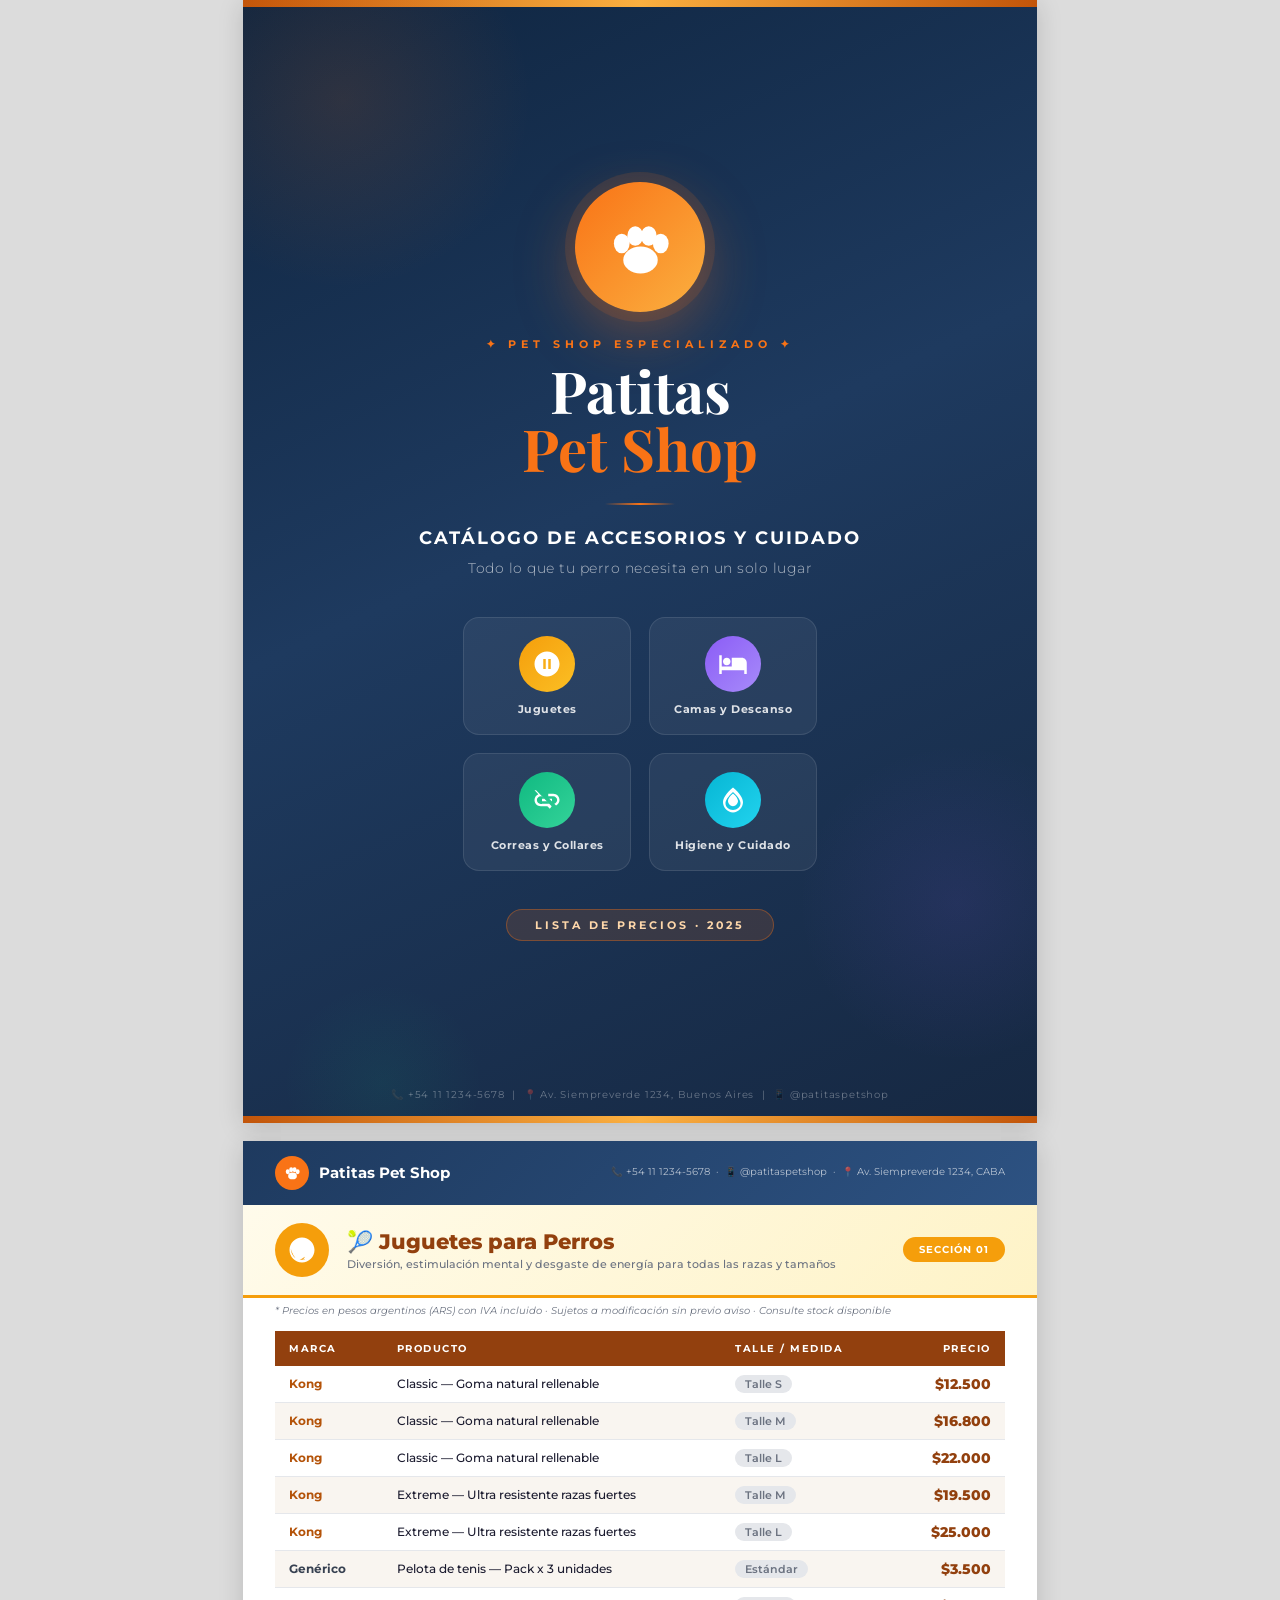
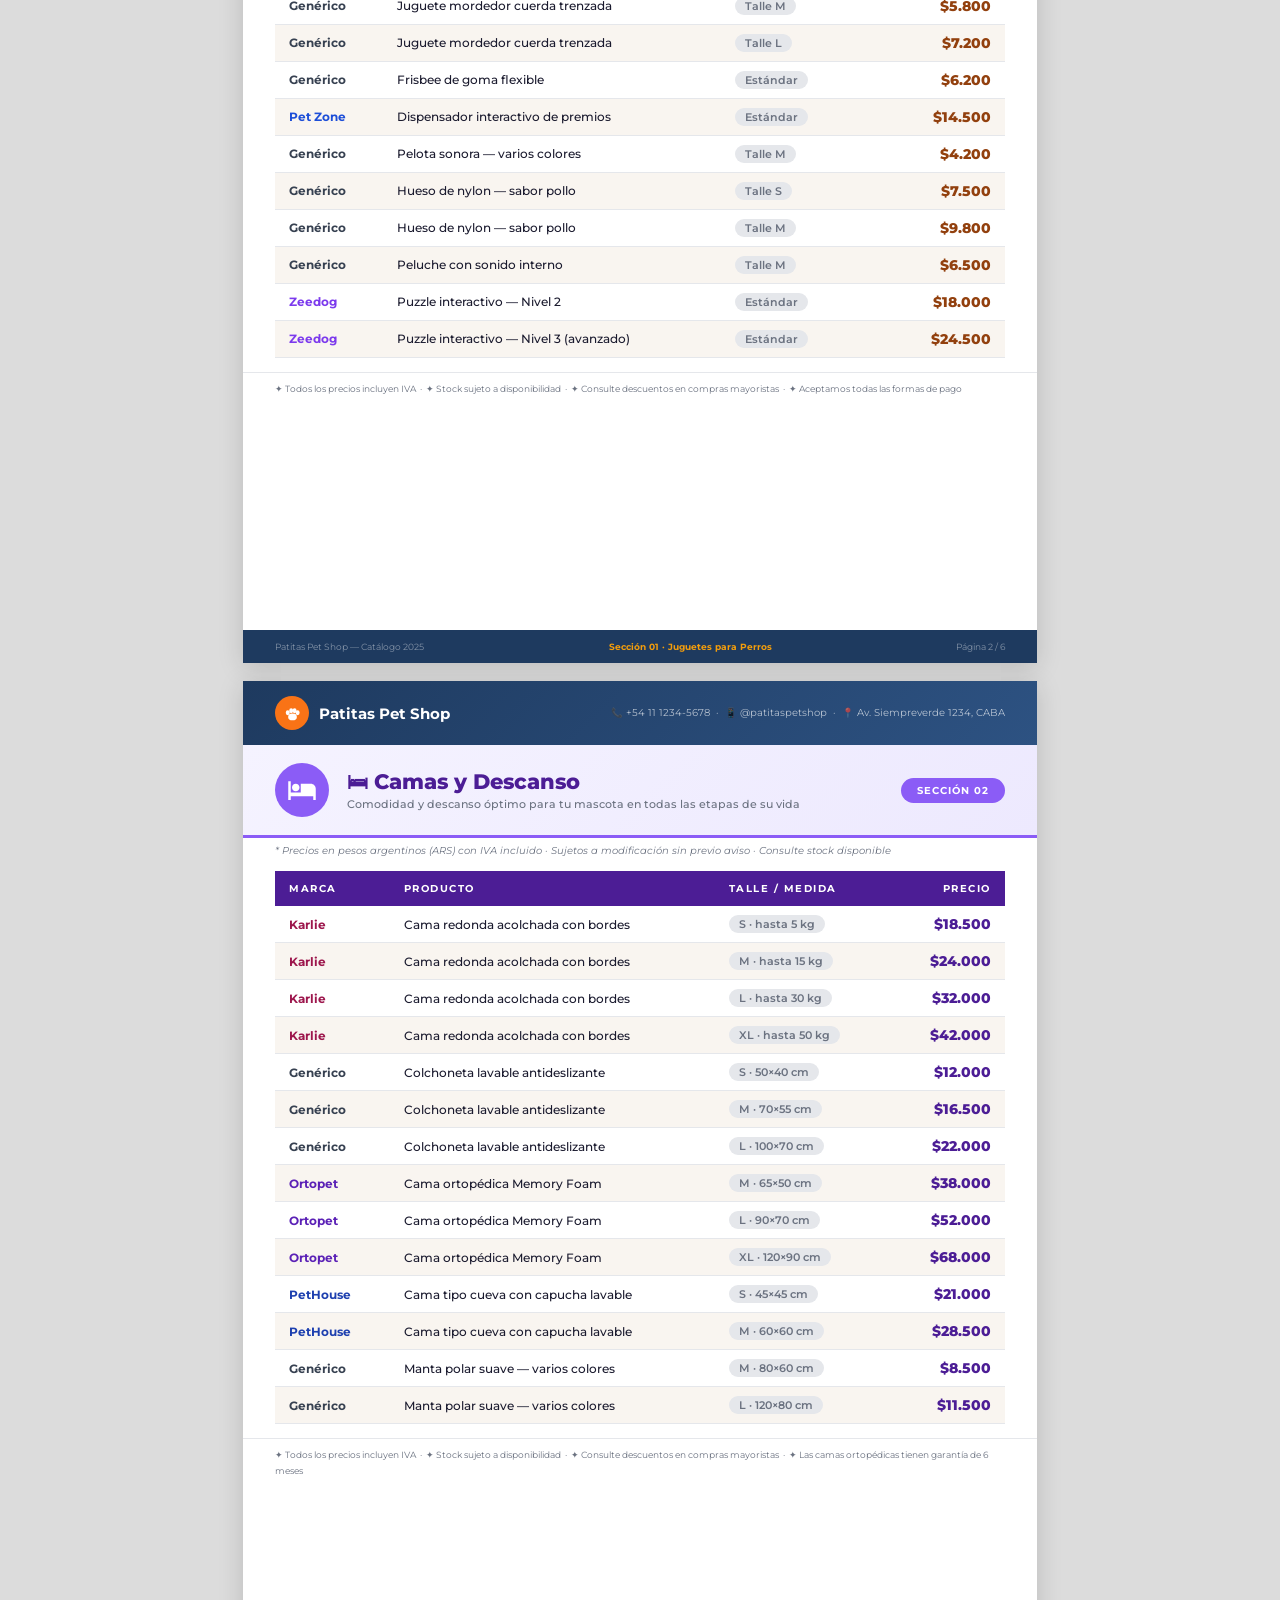
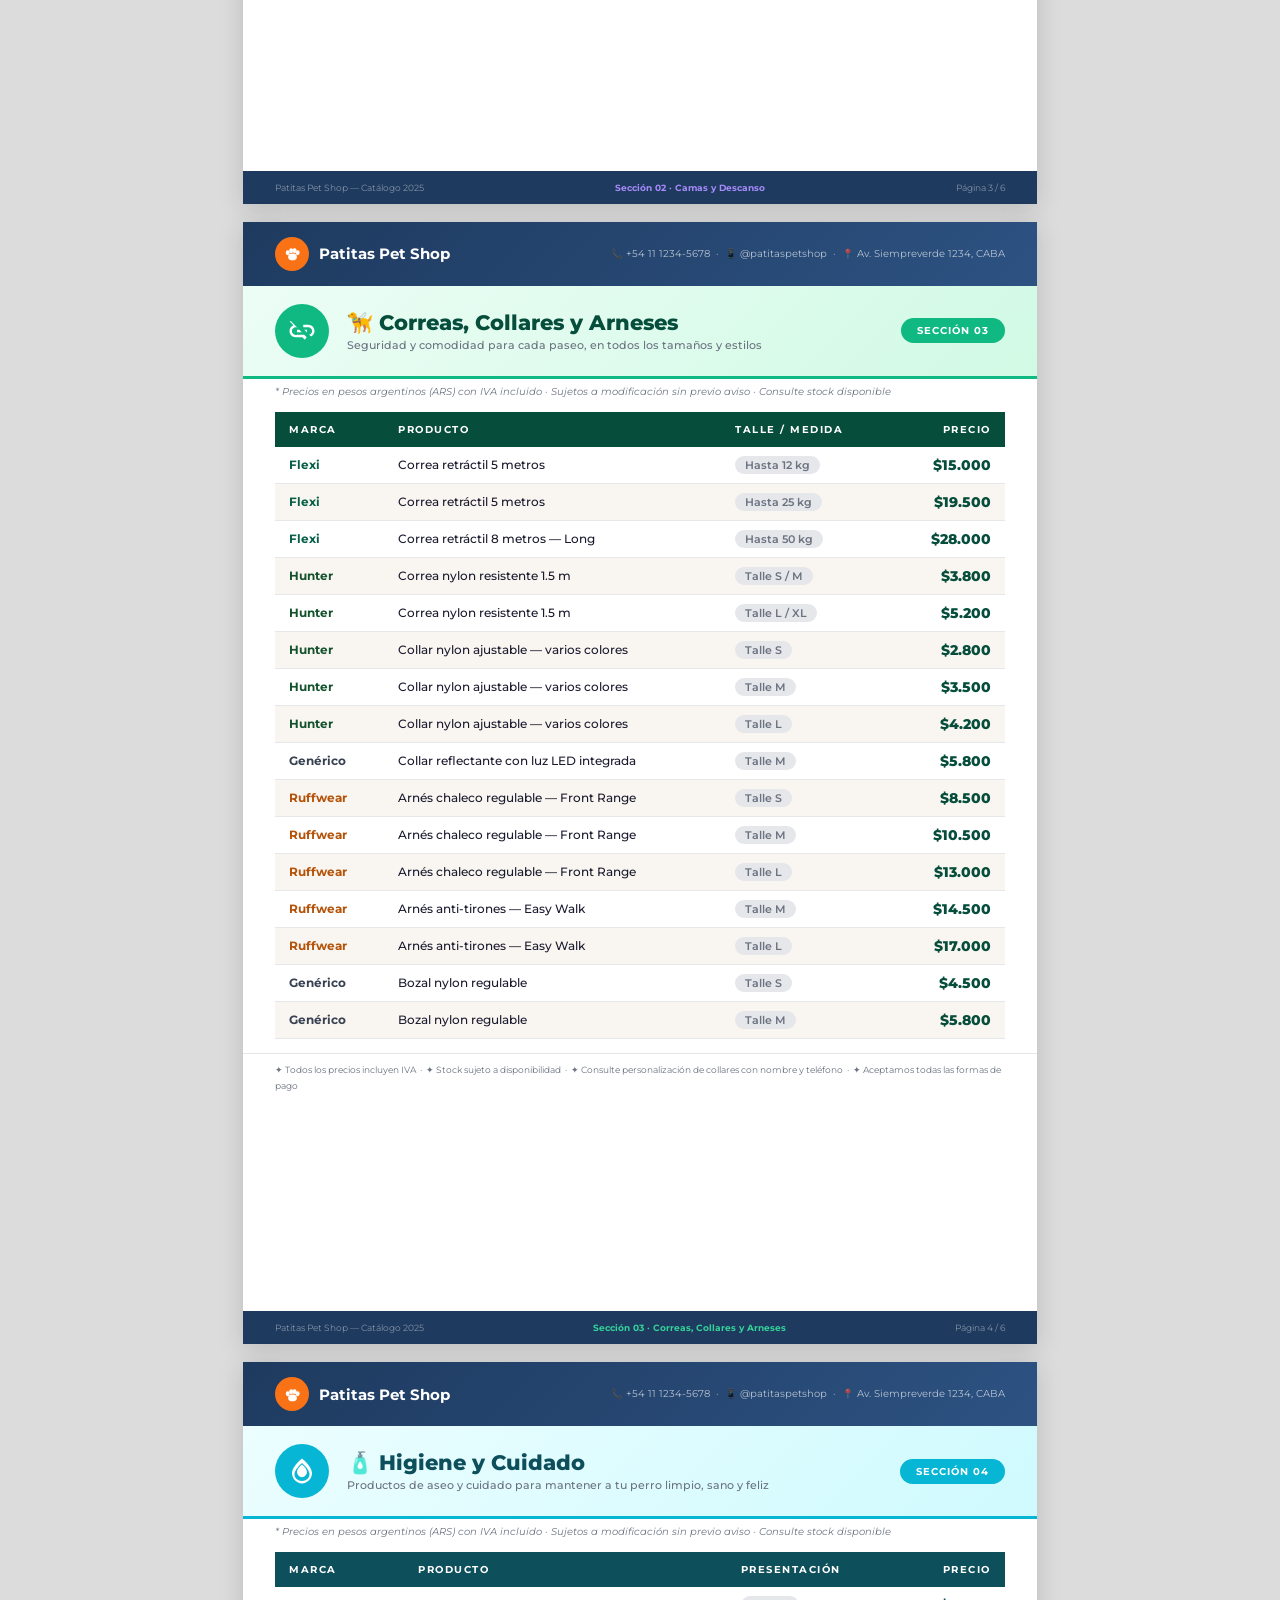
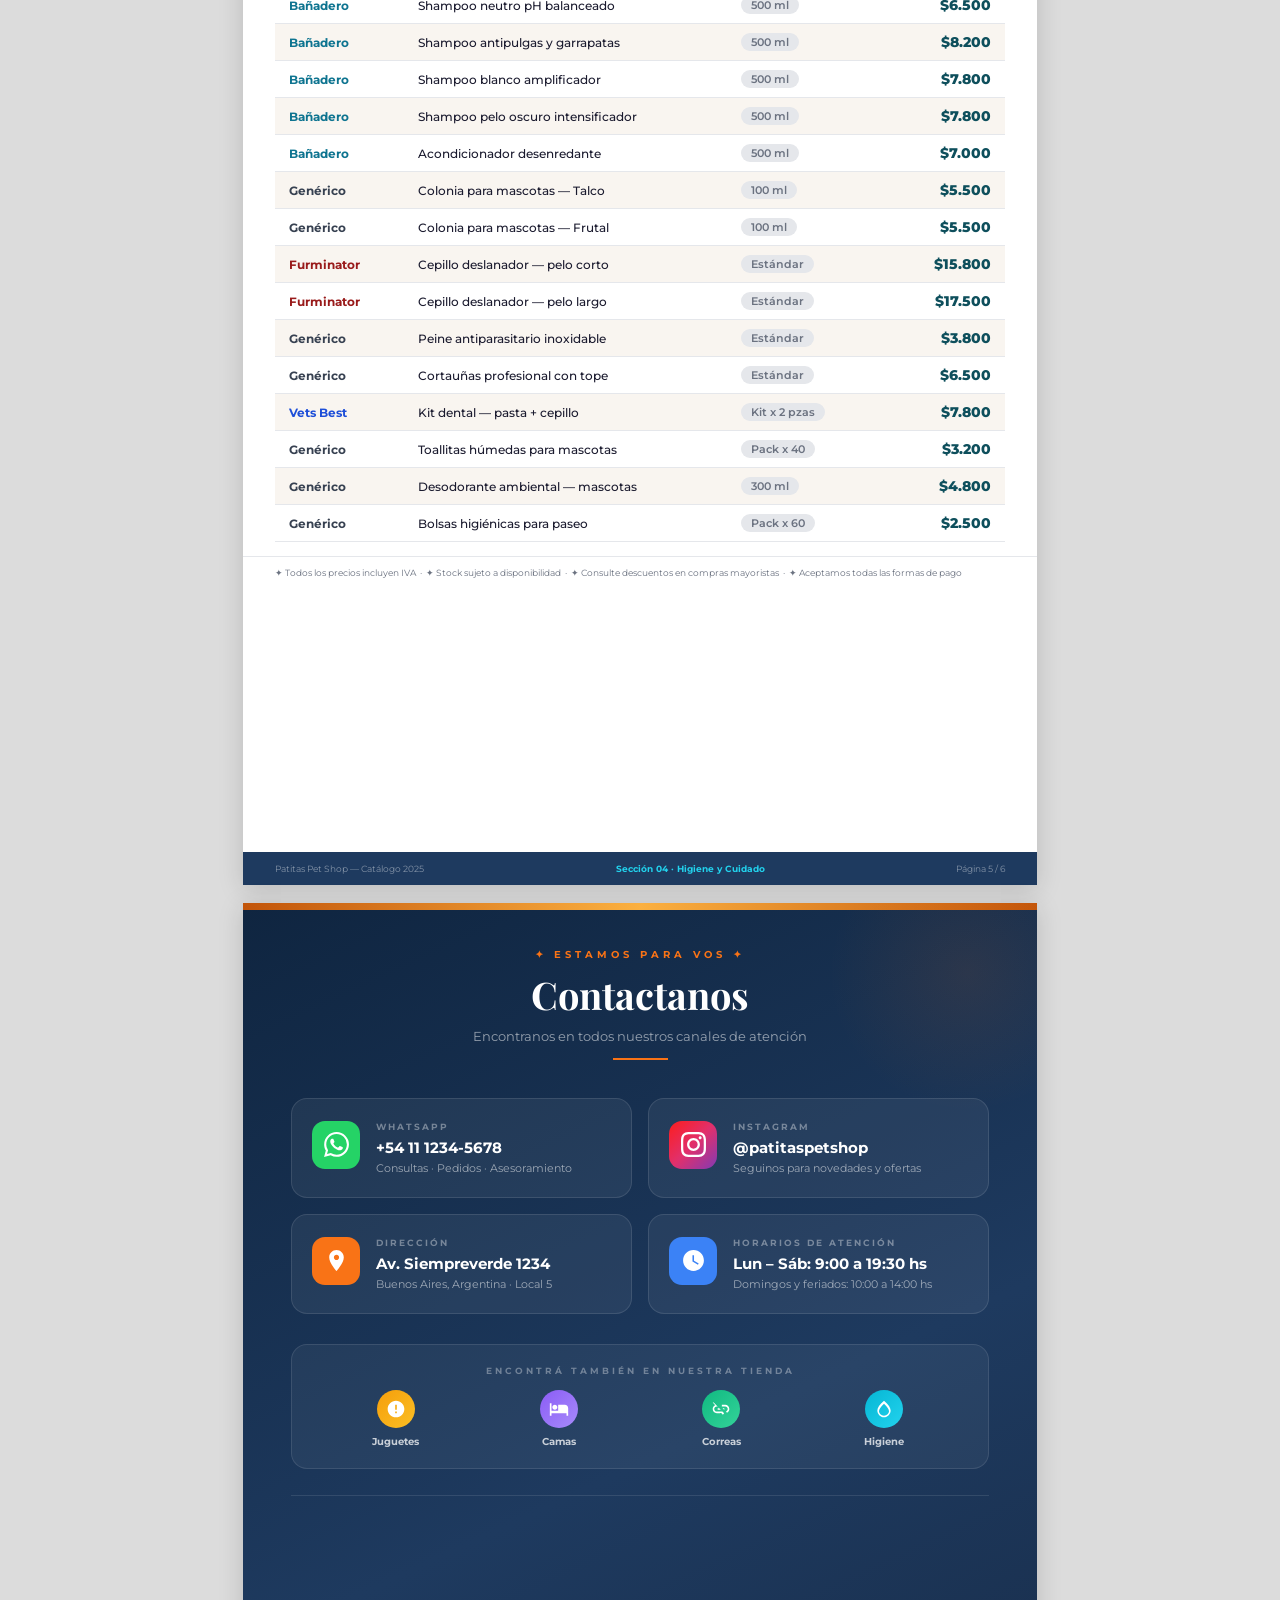
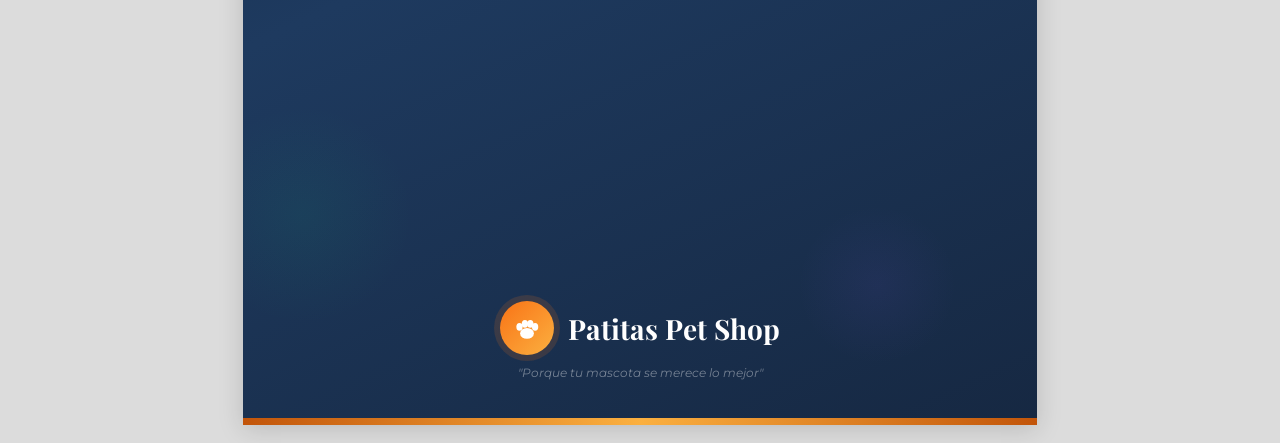
<file: catalogo-accesorios.html>
<!DOCTYPE html>
<html lang="es">
<head>
  <meta charset="UTF-8">
  <meta name="viewport" content="width=device-width, initial-scale=1.0">
  <title>Catálogo de Accesorios y Cuidado — Patitas Pet Shop 2025</title>
  <link href="https://fonts.googleapis.com/css2?family=Montserrat:ital,wght@0,300;0,400;0,500;0,600;0,700;0,800;0,900;1,300;1,400&family=Playfair+Display:ital,wght@0,500;0,700;1,400&display=swap" rel="stylesheet">
  <style>
    *, *::before, *::after { margin: 0; padding: 0; box-sizing: border-box; }

    @page { size: A4 portrait; margin: 0; }

    :root {
      /* brand */
      --orange:        #F97316;
      --orange-dark:   #C2550A;
      --orange-light:  #FED7AA;
      --navy:          #1E3A5F;
      --navy-light:    #2D5282;
      --cream:         #FFF7ED;
      --warm-gray:     #F9F5F0;
      --text-dark:     #1A1A2E;
      --text-muted:    #6B7280;
      --border:        #E5E7EB;

      /* section 1 — juguetes */
      --amb:       #F59E0B;
      --amb-dark:  #92400E;
      --amb-bg:    #FFFBEB;
      --amb-bg2:   #FEF3C7;

      /* section 2 — camas */
      --pur:       #8B5CF6;
      --pur-dark:  #4C1D95;
      --pur-bg:    #F5F3FF;
      --pur-bg2:   #EDE9FE;

      /* section 3 — correas */
      --grn:       #10B981;
      --grn-dark:  #064E3B;
      --grn-bg:    #ECFDF5;
      --grn-bg2:   #D1FAE5;

      /* section 4 — higiene */
      --cyn:       #06B6D4;
      --cyn-dark:  #0E4F5C;
      --cyn-bg:    #ECFEFF;
      --cyn-bg2:   #CFFAFE;
    }

    body {
      font-family: 'Montserrat', 'Segoe UI', Arial, sans-serif;
      background: #DCDCDC;
      color: var(--text-dark);
      -webkit-print-color-adjust: exact;
      print-color-adjust: exact;
    }

    .page {
      width: 210mm;
      min-height: 297mm;
      margin: 0 auto 18px;
      background: #fff;
      position: relative;
      overflow: hidden;
      page-break-after: always;
      break-after: page;
      box-shadow: 0 4px 24px rgba(0,0,0,0.15);
    }

    @media print {
      body { background: none; }
      .page { margin: 0; box-shadow: none; }
    }

    /* ================================
       COVER
    ================================ */
    .cover-page {
      background: linear-gradient(155deg, #0F2540 0%, #1E3A5F 45%, #162842 100%);
      display: flex; flex-direction: column;
      align-items: center; justify-content: center;
      min-height: 297mm;
    }
    .cover-accent-top {
      position: absolute; top: 0; left: 0; right: 0; height: 7px;
      background: linear-gradient(90deg, var(--orange-dark), #FBB040, var(--orange-dark));
    }
    .cover-accent-bottom {
      position: absolute; bottom: 0; left: 0; right: 0; height: 7px;
      background: linear-gradient(90deg, var(--orange-dark), #FBB040, var(--orange-dark));
    }
    .cover-orb-1 {
      position: absolute; top: -90px; left: -90px;
      width: 380px; height: 380px; border-radius: 50%;
      background: radial-gradient(circle, rgba(249,115,22,0.12) 0%, transparent 70%);
    }
    .cover-orb-2 {
      position: absolute; bottom: 60px; right: -80px;
      width: 320px; height: 320px; border-radius: 50%;
      background: radial-gradient(circle, rgba(139,92,246,0.10) 0%, transparent 70%);
    }
    .cover-orb-3 {
      position: absolute; bottom: -60px; left: 40px;
      width: 200px; height: 200px; border-radius: 50%;
      background: radial-gradient(circle, rgba(16,185,129,0.08) 0%, transparent 70%);
    }
    .cover-body {
      display: flex; flex-direction: column;
      align-items: center; text-align: center;
      z-index: 2; padding: 20px 50px;
    }
    .cover-logo-ring {
      width: 130px; height: 130px; border-radius: 50%;
      background: linear-gradient(135deg, var(--orange), #FBB040);
      display: flex; align-items: center; justify-content: center;
      margin-bottom: 26px;
      box-shadow: 0 0 0 10px rgba(249,115,22,0.12), 0 20px 60px rgba(249,115,22,0.35);
    }
    .cover-logo-ring svg { width: 75px; height: 75px; fill: white; }
    .cover-eyebrow {
      font-size: 10.5px; font-weight: 700; letter-spacing: 5px;
      text-transform: uppercase; color: var(--orange); margin-bottom: 10px;
    }
    .cover-title {
      font-family: 'Playfair Display', Georgia, serif;
      font-size: 58px; font-weight: 700; line-height: 1.0; color: #fff; margin-bottom: 4px;
    }
    .cover-title span { color: var(--orange); }
    .cover-rule {
      width: 70px; height: 2px; margin: 22px auto;
      background: linear-gradient(90deg, transparent, var(--orange), transparent);
    }
    .cover-catalog-name {
      font-size: 18px; font-weight: 700; text-transform: uppercase;
      letter-spacing: 2px; color: #fff; margin-bottom: 10px;
    }
    .cover-catalog-sub {
      font-size: 14px; font-weight: 300;
      color: rgba(255,255,255,0.65); letter-spacing: 0.5px; margin-bottom: 40px;
    }
    /* Cover icon grid 2x2 */
    .cover-icons-grid {
      display: grid; grid-template-columns: 1fr 1fr; gap: 18px;
      margin-bottom: 38px;
    }
    .cover-icon-card {
      display: flex; flex-direction: column; align-items: center; gap: 10px;
      background: rgba(255,255,255,0.06); border: 1px solid rgba(255,255,255,0.10);
      border-radius: 16px; padding: 18px 24px; min-width: 130px;
    }
    .cover-icon-circle {
      width: 56px; height: 56px; border-radius: 50%;
      display: flex; align-items: center; justify-content: center;
    }
    .cover-icon-circle svg { width: 30px; height: 30px; fill: white; }
    .cic-1 { background: linear-gradient(135deg, #F59E0B, #FBBF24); }
    .cic-2 { background: linear-gradient(135deg, #8B5CF6, #A78BFA); }
    .cic-3 { background: linear-gradient(135deg, #10B981, #34D399); }
    .cic-4 { background: linear-gradient(135deg, #06B6D4, #22D3EE); }
    .cover-icon-label {
      font-size: 11px; font-weight: 700; letter-spacing: 0.5px;
      color: rgba(255,255,255,0.85); text-align: center;
    }
    .cover-pill {
      background: rgba(249,115,22,0.14);
      border: 1px solid rgba(249,115,22,0.35);
      border-radius: 30px; padding: 8px 28px;
      font-size: 11px; font-weight: 700; color: var(--orange-light);
      letter-spacing: 3px; text-transform: uppercase;
    }
    .cover-footer-note {
      position: absolute; bottom: 22px; left: 0; right: 0;
      text-align: center; font-size: 10px;
      color: rgba(255,255,255,0.35); letter-spacing: 0.8px;
    }

    /* ================================
       PAGE HEADER & FOOTER (shared)
    ================================ */
    .ph {
      background: linear-gradient(135deg, var(--navy), var(--navy-light));
      padding: 15px 32px;
      display: flex; align-items: center; justify-content: space-between;
    }
    .ph-brand { display: flex; align-items: center; gap: 10px; }
    .ph-dot {
      width: 34px; height: 34px; border-radius: 50%; background: var(--orange);
      display: flex; align-items: center; justify-content: center;
    }
    .ph-dot svg { width: 19px; height: 19px; fill: white; }
    .ph-name { font-size: 15px; font-weight: 700; color: #fff; }
    .ph-contact { font-size: 9.5px; color: rgba(255,255,255,0.65); text-align: right; line-height: 1.9; }

    .pf {
      background: var(--navy); padding: 11px 32px;
      display: flex; align-items: center; justify-content: space-between;
      position: absolute; bottom: 0; left: 0; right: 0;
    }
    .pf span { font-size: 9px; color: rgba(255,255,255,0.45); }
    .pf .pf-hi { font-weight: 700; }

    /* ================================
       SECTION BANNER
    ================================ */
    .sec-banner {
      padding: 18px 32px;
      display: flex; align-items: center; gap: 18px;
    }
    .sb-toys  { background: linear-gradient(135deg, var(--amb-bg), var(--amb-bg2)); border-bottom: 3px solid var(--amb); }
    .sb-beds  { background: linear-gradient(135deg, var(--pur-bg), var(--pur-bg2)); border-bottom: 3px solid var(--pur); }
    .sb-leads { background: linear-gradient(135deg, var(--grn-bg), var(--grn-bg2)); border-bottom: 3px solid var(--grn); }
    .sb-hygn  { background: linear-gradient(135deg, var(--cyn-bg), var(--cyn-bg2)); border-bottom: 3px solid var(--cyn); }

    .sec-icon {
      width: 54px; height: 54px; border-radius: 50%;
      display: flex; align-items: center; justify-content: center; flex-shrink: 0;
    }
    .si-toys  { background: var(--amb); }
    .si-beds  { background: var(--pur); }
    .si-leads { background: var(--grn); }
    .si-hygn  { background: var(--cyn); }
    .sec-icon svg { width: 30px; height: 30px; fill: white; }

    .sec-text h2 { font-size: 21px; font-weight: 800; }
    .st-toys  { color: var(--amb-dark); }
    .st-beds  { color: var(--pur-dark); }
    .st-leads { color: var(--grn-dark); }
    .st-hygn  { color: var(--cyn-dark); }
    .sec-text p { font-size: 11px; color: var(--text-muted); margin-top: 3px; font-weight: 500; }

    .sec-badge {
      margin-left: auto; padding: 6px 16px; border-radius: 20px;
      font-size: 10px; font-weight: 700; letter-spacing: 1px;
      text-transform: uppercase; color: white;
    }
    .sbg-toys  { background: var(--amb); }
    .sbg-beds  { background: var(--pur); }
    .sbg-leads { background: var(--grn); }
    .sbg-hygn  { background: var(--cyn); }

    /* ================================
       TABLE
    ================================ */
    .tbl-wrap { padding: 14px 32px; }

    table { width: 100%; border-collapse: collapse; font-size: 12px; }

    thead th {
      padding: 11px 14px; text-align: left;
      font-size: 10px; font-weight: 700; letter-spacing: 1.5px;
      text-transform: uppercase; color: white;
    }
    thead th:last-child { text-align: right; }

    .th-toys  { background: var(--amb-dark); }
    .th-beds  { background: var(--pur-dark); }
    .th-leads { background: var(--grn-dark); }
    .th-hygn  { background: var(--cyn-dark); }

    tbody tr { border-bottom: 1px solid var(--border); }
    tbody tr:nth-child(even) { background: var(--warm-gray); }
    tbody td { padding: 9px 14px; vertical-align: middle; }
    tbody td:last-child { text-align: right; }

    .b { font-weight: 700; }

    /* brand colors */
    .br-kong     { color: #B45309; }
    .br-zeedog   { color: #7C3AED; }
    .br-petzone  { color: #1D4ED8; }
    .br-gen      { color: #374151; }
    .br-karlie   { color: #9D174D; }
    .br-ortopet  { color: #5B21B6; }
    .br-pethouse { color: #1E40AF; }
    .br-flexi    { color: #065F46; }
    .br-hunter   { color: #14532D; }
    .br-ruffwear { color: #B45309; }
    .br-banhu    { color: #0E7490; }
    .br-fur      { color: #991B1B; }
    .br-vets     { color: #1D4ED8; }
    .br-petigree { color: #6D28D9; }

    .prod { font-weight: 500; }

    .badge-pres {
      display: inline-block; background: var(--border);
      color: var(--text-muted); padding: 2px 10px;
      border-radius: 12px; font-size: 11px; font-weight: 600;
    }

    .price { font-weight: 800; font-size: 13.5px; white-space: nowrap; }
    .pr-toys  { color: var(--amb-dark); }
    .pr-beds  { color: var(--pur-dark); }
    .pr-leads { color: var(--grn-dark); }
    .pr-hygn  { color: var(--cyn-dark); }

    .tbl-note {
      padding: 8px 32px 55px;
      font-size: 9px; color: var(--text-muted);
      border-top: 1px solid var(--border); line-height: 1.8;
    }
    .sec-note {
      padding: 6px 32px 0;
      font-size: 10px; color: var(--text-muted); font-style: italic;
    }

    /* ================================
       CONTACT PAGE
    ================================ */
    .contact-page {
      background: linear-gradient(155deg, #0F2540 0%, #1E3A5F 50%, #162842 100%);
      min-height: 297mm; display: flex; flex-direction: column;
    }
    .ct-top-bar {
      height: 7px;
      background: linear-gradient(90deg, var(--orange-dark), #FBB040, var(--orange-dark));
    }
    .ct-body {
      flex: 1; padding: 38px 48px;
      display: flex; flex-direction: column; align-items: center;
    }
    .ct-head { text-align: center; margin-bottom: 38px; }
    .ct-head .over {
      font-size: 10px; font-weight: 700; letter-spacing: 4px;
      text-transform: uppercase; color: var(--orange);
      display: block; margin-bottom: 8px;
    }
    .ct-head h2 {
      font-family: 'Playfair Display', Georgia, serif;
      font-size: 38px; font-weight: 700; color: #fff; margin-bottom: 8px;
    }
    .ct-head p { font-size: 13px; color: rgba(255,255,255,0.55); }
    .ct-rule { width: 55px; height: 2px; background: var(--orange); margin: 14px auto 0; }

    .ct-grid { display: grid; grid-template-columns: 1fr 1fr; gap: 16px; width: 100%; margin-bottom: 30px; }

    .ct-card {
      background: rgba(255,255,255,0.06); border: 1px solid rgba(255,255,255,0.11);
      border-radius: 16px; padding: 22px 20px;
      display: flex; align-items: flex-start; gap: 16px;
    }
    .ct-icon {
      width: 48px; height: 48px; border-radius: 13px;
      display: flex; align-items: center; justify-content: center; flex-shrink: 0;
    }
    .ic-wa  { background: #25D366; }
    .ic-ig  { background: linear-gradient(135deg, #FD1D1D, #E1306C, #833AB4); }
    .ic-loc { background: var(--orange); }
    .ic-clk { background: #3B82F6; }
    .ct-icon svg { width: 25px; height: 25px; fill: white; }

    .ct-info .lbl {
      font-size: 9px; font-weight: 700; letter-spacing: 2px;
      text-transform: uppercase; color: rgba(255,255,255,0.38); margin-bottom: 6px;
    }
    .ct-info .val { font-size: 15px; font-weight: 700; color: #fff; line-height: 1.35; }
    .ct-info .sub { font-size: 11px; color: rgba(255,255,255,0.55); margin-top: 3px; }

    .ct-logo-wrap { display: flex; flex-direction: column; align-items: center; margin-top: auto; padding-top: 20px; }
    .ct-logo-row { display: flex; align-items: center; gap: 14px; margin-bottom: 10px; }
    .ct-logo-circle {
      width: 54px; height: 54px; border-radius: 50%;
      background: linear-gradient(135deg, var(--orange), #FBB040);
      display: flex; align-items: center; justify-content: center;
      box-shadow: 0 0 0 6px rgba(249,115,22,0.15);
    }
    .ct-logo-circle svg { width: 30px; height: 30px; fill: white; }
    .ct-logo-name {
      font-family: 'Playfair Display', Georgia, serif;
      font-size: 28px; font-weight: 700; color: white;
    }
    .ct-tagline { font-size: 12px; color: rgba(255,255,255,0.4); font-style: italic; }
    .ct-bottom-bar {
      height: 7px;
      background: linear-gradient(90deg, var(--orange-dark), #FBB040, var(--orange-dark));
    }
  </style>
</head>
<body>

<!-- ==============================
     PÁGINA 1 — PORTADA
============================== -->
<div class="page cover-page">
  <div class="cover-accent-top"></div>
  <div class="cover-orb-1"></div>
  <div class="cover-orb-2"></div>
  <div class="cover-orb-3"></div>

  <div class="cover-body">

    <div class="cover-logo-ring">
      <svg viewBox="0 0 100 100" xmlns="http://www.w3.org/2000/svg">
        <ellipse cx="50" cy="68" rx="23" ry="18"/>
        <ellipse cx="25" cy="46" rx="10.5" ry="13"/>
        <ellipse cx="43" cy="36" rx="10.5" ry="13"/>
        <ellipse cx="61" cy="36" rx="10.5" ry="13"/>
        <ellipse cx="77" cy="46" rx="10.5" ry="13"/>
      </svg>
    </div>

    <div class="cover-eyebrow">✦ Pet Shop Especializado ✦</div>

    <div class="cover-title">
      Patitas<br><span>Pet Shop</span>
    </div>

    <div class="cover-rule"></div>

    <div class="cover-catalog-name">Catálogo de Accesorios y Cuidado</div>
    <div class="cover-catalog-sub">Todo lo que tu perro necesita en un solo lugar</div>

    <!-- Grilla 2x2 de categorías -->
    <div class="cover-icons-grid">

      <!-- Juguetes -->
      <div class="cover-icon-card">
        <div class="cover-icon-circle cic-1">
          <!-- Pelota / juguete -->
          <svg viewBox="0 0 24 24" xmlns="http://www.w3.org/2000/svg">
            <path d="M12 2C6.48 2 2 6.48 2 12s4.48 10 10 10 10-4.48 10-10S17.52 2 12 2zm-1 14H9V8h2v8zm4 0h-2V8h2v8z" fill="white"/>
          </svg>
        </div>
        <span class="cover-icon-label">Juguetes</span>
      </div>

      <!-- Camas -->
      <div class="cover-icon-card">
        <div class="cover-icon-circle cic-2">
          <!-- Cama / sleep -->
          <svg viewBox="0 0 24 24" xmlns="http://www.w3.org/2000/svg">
            <path d="M7 13c1.66 0 3-1.34 3-3S8.66 7 7 7s-3 1.34-3 3 1.34 3 3 3zm12-6h-8v7H3V5H1v15h2v-3h18v3h2v-9c0-2.21-1.79-4-4-4z" fill="white"/>
          </svg>
        </div>
        <span class="cover-icon-label">Camas y Descanso</span>
      </div>

      <!-- Correas -->
      <div class="cover-icon-card">
        <div class="cover-icon-circle cic-3">
          <!-- Correa (link/chain icon) -->
          <svg viewBox="0 0 24 24" xmlns="http://www.w3.org/2000/svg">
            <path d="M17 7h-4v1.9h4c1.71 0 3.1 1.39 3.1 3.1 0 1.43-.98 2.63-2.31 2.98l1.46 1.46C20.88 15.61 22 13.87 22 12c0-2.76-2.24-5-5-5zm-1 4h-2.19l2 2H16v-2zM2 4.27l3.11 3.11C3.29 8.12 2 9.91 2 12c0 2.76 2.24 5 5 5h4v-1.9H7c-1.71 0-3.1-1.39-3.1-3.1 0-1.71 1.39-3.1 3.1-3.1h.73L9.9 11H8v2h3.73l2 2H8v1.9h4.27l2 2L15.73 17 3.27 4.27 2 4.27z" fill="white"/>
          </svg>
        </div>
        <span class="cover-icon-label">Correas y Collares</span>
      </div>

      <!-- Higiene -->
      <div class="cover-icon-card">
        <div class="cover-icon-circle cic-4">
          <!-- Higiene / water drop -->
          <svg viewBox="0 0 24 24" xmlns="http://www.w3.org/2000/svg">
            <path d="M12 2c-5.33 4.55-8 8.48-8 11.8C4 17.78 7.58 22 12 22s8-4.22 8-8.2c0-3.32-2.67-7.25-8-11.8zm0 18c-3.35 0-6-2.57-6-5.2 0-2.34 1.95-5.44 6-9.14 4.05 3.7 6 6.79 6 9.14C18 17.43 15.35 20 12 20zm-4-7.19C8 14.77 9.86 17 12 17s4-2.23 4-4.19c0-1.67-1.31-3.83-4-6.04C9.31 8.98 8 11.13 8 12.81z" fill="white"/>
          </svg>
        </div>
        <span class="cover-icon-label">Higiene y Cuidado</span>
      </div>

    </div>

    <div class="cover-pill">Lista de Precios · 2025</div>
  </div>

  <div class="cover-footer-note">
    📞 +54 11 1234-5678 &nbsp;|&nbsp; 📍 Av. Siempreverde 1234, Buenos Aires &nbsp;|&nbsp; 📱 @patitaspetshop
  </div>
  <div class="cover-accent-bottom"></div>
</div>


<!-- ==============================
     PÁGINA 2 — JUGUETES
============================== -->
<div class="page">

  <div class="ph">
    <div class="ph-brand">
      <div class="ph-dot">
        <svg viewBox="0 0 100 100" xmlns="http://www.w3.org/2000/svg">
          <ellipse cx="50" cy="68" rx="23" ry="18"/><ellipse cx="25" cy="46" rx="10.5" ry="13"/>
          <ellipse cx="43" cy="36" rx="10.5" ry="13"/><ellipse cx="61" cy="36" rx="10.5" ry="13"/>
          <ellipse cx="77" cy="46" rx="10.5" ry="13"/>
        </svg>
      </div>
      <span class="ph-name">Patitas Pet Shop</span>
    </div>
    <div class="ph-contact">
      📞 +54 11 1234-5678 &nbsp;·&nbsp; 📱 @patitaspetshop &nbsp;·&nbsp; 📍 Av. Siempreverde 1234, CABA
    </div>
  </div>

  <div class="sec-banner sb-toys">
    <div class="sec-icon si-toys">
      <!-- Toy / ball icon -->
      <svg viewBox="0 0 24 24" xmlns="http://www.w3.org/2000/svg">
        <path d="M12 2C6.48 2 2 6.48 2 12s4.48 10 10 10 10-4.48 10-10S17.52 2 12 2zM4.07 11H6c.26-2.74 1.56-5.17 3.54-6.89C6.48 5.07 4.37 7.79 4.07 11zm2.58 7.45C4.53 16.62 3.09 13.88 3.07 11C3.66 14.41 5.64 17.34 8.54 19H8.5C7.14 18.33 5.98 17.47 6.65 18.45zM6 13h-1.93c.39 3.29 2.78 5.96 5.93 6.8V13H6zm4 6.8c3.15-.84 5.54-3.51 5.93-6.8H14v6.8h-4zm6-7.8h1.93c-.39-3.29-2.78-5.96-5.93-6.8V12h4zm-6-6.8c-3.15.84-5.54 3.51-5.93 6.8H10V5.2h-4zm7.85 1.69C17.52 5.07 14.85 3.22 11.86 3.07c2.07.81 3.76 2.35 4.71 4.21.46.9.79 1.89.93 2.93h1.93c-.17-1.28-.57-2.5-1.58-3.32zM18 13h-1.93c-.26 2.74-1.56 5.17-3.54 6.89C15.52 18.93 17.63 16.21 18 13v0z" fill="white"/>
      </svg>
    </div>
    <div class="sec-text">
      <h2 class="st-toys">🎾 Juguetes para Perros</h2>
      <p>Diversión, estimulación mental y desgaste de energía para todas las razas y tamaños</p>
    </div>
    <div class="sec-badge sbg-toys">Sección 01</div>
  </div>

  <p class="sec-note">* Precios en pesos argentinos (ARS) con IVA incluido · Sujetos a modificación sin previo aviso · Consulte stock disponible</p>

  <div class="tbl-wrap">
    <table>
      <thead class="th-toys">
        <tr>
          <th>Marca</th>
          <th>Producto</th>
          <th>Talle / Medida</th>
          <th>Precio</th>
        </tr>
      </thead>
      <tbody>

        <tr>
          <td><span class="b br-kong">Kong</span></td>
          <td class="prod">Classic — Goma natural rellenable</td>
          <td><span class="badge-pres">Talle S</span></td>
          <td class="price pr-toys">$12.500</td>
        </tr>
        <tr>
          <td><span class="b br-kong">Kong</span></td>
          <td class="prod">Classic — Goma natural rellenable</td>
          <td><span class="badge-pres">Talle M</span></td>
          <td class="price pr-toys">$16.800</td>
        </tr>
        <tr>
          <td><span class="b br-kong">Kong</span></td>
          <td class="prod">Classic — Goma natural rellenable</td>
          <td><span class="badge-pres">Talle L</span></td>
          <td class="price pr-toys">$22.000</td>
        </tr>
        <tr>
          <td><span class="b br-kong">Kong</span></td>
          <td class="prod">Extreme — Ultra resistente razas fuertes</td>
          <td><span class="badge-pres">Talle M</span></td>
          <td class="price pr-toys">$19.500</td>
        </tr>
        <tr>
          <td><span class="b br-kong">Kong</span></td>
          <td class="prod">Extreme — Ultra resistente razas fuertes</td>
          <td><span class="badge-pres">Talle L</span></td>
          <td class="price pr-toys">$25.000</td>
        </tr>
        <tr>
          <td><span class="b br-gen">Genérico</span></td>
          <td class="prod">Pelota de tenis — Pack x 3 unidades</td>
          <td><span class="badge-pres">Estándar</span></td>
          <td class="price pr-toys">$3.500</td>
        </tr>
        <tr>
          <td><span class="b br-gen">Genérico</span></td>
          <td class="prod">Juguete mordedor cuerda trenzada</td>
          <td><span class="badge-pres">Talle M</span></td>
          <td class="price pr-toys">$5.800</td>
        </tr>
        <tr>
          <td><span class="b br-gen">Genérico</span></td>
          <td class="prod">Juguete mordedor cuerda trenzada</td>
          <td><span class="badge-pres">Talle L</span></td>
          <td class="price pr-toys">$7.200</td>
        </tr>
        <tr>
          <td><span class="b br-gen">Genérico</span></td>
          <td class="prod">Frisbee de goma flexible</td>
          <td><span class="badge-pres">Estándar</span></td>
          <td class="price pr-toys">$6.200</td>
        </tr>
        <tr>
          <td><span class="b br-petzone">Pet Zone</span></td>
          <td class="prod">Dispensador interactivo de premios</td>
          <td><span class="badge-pres">Estándar</span></td>
          <td class="price pr-toys">$14.500</td>
        </tr>
        <tr>
          <td><span class="b br-gen">Genérico</span></td>
          <td class="prod">Pelota sonora — varios colores</td>
          <td><span class="badge-pres">Talle M</span></td>
          <td class="price pr-toys">$4.200</td>
        </tr>
        <tr>
          <td><span class="b br-gen">Genérico</span></td>
          <td class="prod">Hueso de nylon — sabor pollo</td>
          <td><span class="badge-pres">Talle S</span></td>
          <td class="price pr-toys">$7.500</td>
        </tr>
        <tr>
          <td><span class="b br-gen">Genérico</span></td>
          <td class="prod">Hueso de nylon — sabor pollo</td>
          <td><span class="badge-pres">Talle M</span></td>
          <td class="price pr-toys">$9.800</td>
        </tr>
        <tr>
          <td><span class="b br-gen">Genérico</span></td>
          <td class="prod">Peluche con sonido interno</td>
          <td><span class="badge-pres">Talle M</span></td>
          <td class="price pr-toys">$6.500</td>
        </tr>
        <tr>
          <td><span class="b br-zeedog">Zeedog</span></td>
          <td class="prod">Puzzle interactivo — Nivel 2</td>
          <td><span class="badge-pres">Estándar</span></td>
          <td class="price pr-toys">$18.000</td>
        </tr>
        <tr>
          <td><span class="b br-zeedog">Zeedog</span></td>
          <td class="prod">Puzzle interactivo — Nivel 3 (avanzado)</td>
          <td><span class="badge-pres">Estándar</span></td>
          <td class="price pr-toys">$24.500</td>
        </tr>

      </tbody>
    </table>
  </div>

  <div class="tbl-note">
    ✦ Todos los precios incluyen IVA &nbsp;·&nbsp; ✦ Stock sujeto a disponibilidad &nbsp;·&nbsp; ✦ Consulte descuentos en compras mayoristas &nbsp;·&nbsp; ✦ Aceptamos todas las formas de pago
  </div>

  <div class="pf">
    <span>Patitas Pet Shop — Catálogo 2025</span>
    <span class="pf-hi" style="color:#F59E0B;">Sección 01 · Juguetes para Perros</span>
    <span>Página 2 / 6</span>
  </div>
</div>


<!-- ==============================
     PÁGINA 3 — CAMAS Y DESCANSO
============================== -->
<div class="page">

  <div class="ph">
    <div class="ph-brand">
      <div class="ph-dot">
        <svg viewBox="0 0 100 100" xmlns="http://www.w3.org/2000/svg">
          <ellipse cx="50" cy="68" rx="23" ry="18"/><ellipse cx="25" cy="46" rx="10.5" ry="13"/>
          <ellipse cx="43" cy="36" rx="10.5" ry="13"/><ellipse cx="61" cy="36" rx="10.5" ry="13"/>
          <ellipse cx="77" cy="46" rx="10.5" ry="13"/>
        </svg>
      </div>
      <span class="ph-name">Patitas Pet Shop</span>
    </div>
    <div class="ph-contact">
      📞 +54 11 1234-5678 &nbsp;·&nbsp; 📱 @patitaspetshop &nbsp;·&nbsp; 📍 Av. Siempreverde 1234, CABA
    </div>
  </div>

  <div class="sec-banner sb-beds">
    <div class="sec-icon si-beds">
      <svg viewBox="0 0 24 24" xmlns="http://www.w3.org/2000/svg">
        <path d="M7 13c1.66 0 3-1.34 3-3S8.66 7 7 7s-3 1.34-3 3 1.34 3 3 3zm12-6h-8v7H3V5H1v15h2v-3h18v3h2v-9c0-2.21-1.79-4-4-4z" fill="white"/>
      </svg>
    </div>
    <div class="sec-text">
      <h2 class="st-beds">🛏 Camas y Descanso</h2>
      <p>Comodidad y descanso óptimo para tu mascota en todas las etapas de su vida</p>
    </div>
    <div class="sec-badge sbg-beds">Sección 02</div>
  </div>

  <p class="sec-note">* Precios en pesos argentinos (ARS) con IVA incluido · Sujetos a modificación sin previo aviso · Consulte stock disponible</p>

  <div class="tbl-wrap">
    <table>
      <thead class="th-beds">
        <tr>
          <th>Marca</th>
          <th>Producto</th>
          <th>Talle / Medida</th>
          <th>Precio</th>
        </tr>
      </thead>
      <tbody>

        <!-- Cama redonda con bordes -->
        <tr>
          <td><span class="b br-karlie">Karlie</span></td>
          <td class="prod">Cama redonda acolchada con bordes</td>
          <td><span class="badge-pres">S · hasta 5 kg</span></td>
          <td class="price pr-beds">$18.500</td>
        </tr>
        <tr>
          <td><span class="b br-karlie">Karlie</span></td>
          <td class="prod">Cama redonda acolchada con bordes</td>
          <td><span class="badge-pres">M · hasta 15 kg</span></td>
          <td class="price pr-beds">$24.000</td>
        </tr>
        <tr>
          <td><span class="b br-karlie">Karlie</span></td>
          <td class="prod">Cama redonda acolchada con bordes</td>
          <td><span class="badge-pres">L · hasta 30 kg</span></td>
          <td class="price pr-beds">$32.000</td>
        </tr>
        <tr>
          <td><span class="b br-karlie">Karlie</span></td>
          <td class="prod">Cama redonda acolchada con bordes</td>
          <td><span class="badge-pres">XL · hasta 50 kg</span></td>
          <td class="price pr-beds">$42.000</td>
        </tr>

        <!-- Colchoneta lavable -->
        <tr>
          <td><span class="b br-gen">Genérico</span></td>
          <td class="prod">Colchoneta lavable antideslizante</td>
          <td><span class="badge-pres">S · 50×40 cm</span></td>
          <td class="price pr-beds">$12.000</td>
        </tr>
        <tr>
          <td><span class="b br-gen">Genérico</span></td>
          <td class="prod">Colchoneta lavable antideslizante</td>
          <td><span class="badge-pres">M · 70×55 cm</span></td>
          <td class="price pr-beds">$16.500</td>
        </tr>
        <tr>
          <td><span class="b br-gen">Genérico</span></td>
          <td class="prod">Colchoneta lavable antideslizante</td>
          <td><span class="badge-pres">L · 100×70 cm</span></td>
          <td class="price pr-beds">$22.000</td>
        </tr>

        <!-- Ortopédica -->
        <tr>
          <td><span class="b br-ortopet">Ortopet</span></td>
          <td class="prod">Cama ortopédica Memory Foam</td>
          <td><span class="badge-pres">M · 65×50 cm</span></td>
          <td class="price pr-beds">$38.000</td>
        </tr>
        <tr>
          <td><span class="b br-ortopet">Ortopet</span></td>
          <td class="prod">Cama ortopédica Memory Foam</td>
          <td><span class="badge-pres">L · 90×70 cm</span></td>
          <td class="price pr-beds">$52.000</td>
        </tr>
        <tr>
          <td><span class="b br-ortopet">Ortopet</span></td>
          <td class="prod">Cama ortopédica Memory Foam</td>
          <td><span class="badge-pres">XL · 120×90 cm</span></td>
          <td class="price pr-beds">$68.000</td>
        </tr>

        <!-- Cama cueva -->
        <tr>
          <td><span class="b br-pethouse">PetHouse</span></td>
          <td class="prod">Cama tipo cueva con capucha lavable</td>
          <td><span class="badge-pres">S · 45×45 cm</span></td>
          <td class="price pr-beds">$21.000</td>
        </tr>
        <tr>
          <td><span class="b br-pethouse">PetHouse</span></td>
          <td class="prod">Cama tipo cueva con capucha lavable</td>
          <td><span class="badge-pres">M · 60×60 cm</span></td>
          <td class="price pr-beds">$28.500</td>
        </tr>

        <!-- Manta polar -->
        <tr>
          <td><span class="b br-gen">Genérico</span></td>
          <td class="prod">Manta polar suave — varios colores</td>
          <td><span class="badge-pres">M · 80×60 cm</span></td>
          <td class="price pr-beds">$8.500</td>
        </tr>
        <tr>
          <td><span class="b br-gen">Genérico</span></td>
          <td class="prod">Manta polar suave — varios colores</td>
          <td><span class="badge-pres">L · 120×80 cm</span></td>
          <td class="price pr-beds">$11.500</td>
        </tr>

      </tbody>
    </table>
  </div>

  <div class="tbl-note">
    ✦ Todos los precios incluyen IVA &nbsp;·&nbsp; ✦ Stock sujeto a disponibilidad &nbsp;·&nbsp; ✦ Consulte descuentos en compras mayoristas &nbsp;·&nbsp; ✦ Las camas ortopédicas tienen garantía de 6 meses
  </div>

  <div class="pf">
    <span>Patitas Pet Shop — Catálogo 2025</span>
    <span class="pf-hi" style="color:#A78BFA;">Sección 02 · Camas y Descanso</span>
    <span>Página 3 / 6</span>
  </div>
</div>


<!-- ==============================
     PÁGINA 4 — CORREAS Y COLLARES
============================== -->
<div class="page">

  <div class="ph">
    <div class="ph-brand">
      <div class="ph-dot">
        <svg viewBox="0 0 100 100" xmlns="http://www.w3.org/2000/svg">
          <ellipse cx="50" cy="68" rx="23" ry="18"/><ellipse cx="25" cy="46" rx="10.5" ry="13"/>
          <ellipse cx="43" cy="36" rx="10.5" ry="13"/><ellipse cx="61" cy="36" rx="10.5" ry="13"/>
          <ellipse cx="77" cy="46" rx="10.5" ry="13"/>
        </svg>
      </div>
      <span class="ph-name">Patitas Pet Shop</span>
    </div>
    <div class="ph-contact">
      📞 +54 11 1234-5678 &nbsp;·&nbsp; 📱 @patitaspetshop &nbsp;·&nbsp; 📍 Av. Siempreverde 1234, CABA
    </div>
  </div>

  <div class="sec-banner sb-leads">
    <div class="sec-icon si-leads">
      <svg viewBox="0 0 24 24" xmlns="http://www.w3.org/2000/svg">
        <path d="M17 7h-4v1.9h4c1.71 0 3.1 1.39 3.1 3.1 0 1.43-.98 2.63-2.31 2.98l1.46 1.46C20.88 15.61 22 13.87 22 12c0-2.76-2.24-5-5-5zm-1 4h-2.19l2 2H16v-2zM2 4.27l3.11 3.11C3.29 8.12 2 9.91 2 12c0 2.76 2.24 5 5 5h4v-1.9H7c-1.71 0-3.1-1.39-3.1-3.1 0-1.71 1.39-3.1 3.1-3.1h.73L9.9 11H8v2h3.73l2 2H8v1.9h4.27l2 2L15.73 17 3.27 4.27 2 4.27z" fill="white"/>
      </svg>
    </div>
    <div class="sec-text">
      <h2 class="st-leads">🦮 Correas, Collares y Arneses</h2>
      <p>Seguridad y comodidad para cada paseo, en todos los tamaños y estilos</p>
    </div>
    <div class="sec-badge sbg-leads">Sección 03</div>
  </div>

  <p class="sec-note">* Precios en pesos argentinos (ARS) con IVA incluido · Sujetos a modificación sin previo aviso · Consulte stock disponible</p>

  <div class="tbl-wrap">
    <table>
      <thead class="th-leads">
        <tr>
          <th>Marca</th>
          <th>Producto</th>
          <th>Talle / Medida</th>
          <th>Precio</th>
        </tr>
      </thead>
      <tbody>

        <!-- Correas retráctiles -->
        <tr>
          <td><span class="b br-flexi">Flexi</span></td>
          <td class="prod">Correa retráctil 5 metros</td>
          <td><span class="badge-pres">Hasta 12 kg</span></td>
          <td class="price pr-leads">$15.000</td>
        </tr>
        <tr>
          <td><span class="b br-flexi">Flexi</span></td>
          <td class="prod">Correa retráctil 5 metros</td>
          <td><span class="badge-pres">Hasta 25 kg</span></td>
          <td class="price pr-leads">$19.500</td>
        </tr>
        <tr>
          <td><span class="b br-flexi">Flexi</span></td>
          <td class="prod">Correa retráctil 8 metros — Long</td>
          <td><span class="badge-pres">Hasta 50 kg</span></td>
          <td class="price pr-leads">$28.000</td>
        </tr>

        <!-- Correas nylon -->
        <tr>
          <td><span class="b br-hunter">Hunter</span></td>
          <td class="prod">Correa nylon resistente 1.5 m</td>
          <td><span class="badge-pres">Talle S / M</span></td>
          <td class="price pr-leads">$3.800</td>
        </tr>
        <tr>
          <td><span class="b br-hunter">Hunter</span></td>
          <td class="prod">Correa nylon resistente 1.5 m</td>
          <td><span class="badge-pres">Talle L / XL</span></td>
          <td class="price pr-leads">$5.200</td>
        </tr>

        <!-- Collares -->
        <tr>
          <td><span class="b br-hunter">Hunter</span></td>
          <td class="prod">Collar nylon ajustable — varios colores</td>
          <td><span class="badge-pres">Talle S</span></td>
          <td class="price pr-leads">$2.800</td>
        </tr>
        <tr>
          <td><span class="b br-hunter">Hunter</span></td>
          <td class="prod">Collar nylon ajustable — varios colores</td>
          <td><span class="badge-pres">Talle M</span></td>
          <td class="price pr-leads">$3.500</td>
        </tr>
        <tr>
          <td><span class="b br-hunter">Hunter</span></td>
          <td class="prod">Collar nylon ajustable — varios colores</td>
          <td><span class="badge-pres">Talle L</span></td>
          <td class="price pr-leads">$4.200</td>
        </tr>
        <tr>
          <td><span class="b br-gen">Genérico</span></td>
          <td class="prod">Collar reflectante con luz LED integrada</td>
          <td><span class="badge-pres">Talle M</span></td>
          <td class="price pr-leads">$5.800</td>
        </tr>

        <!-- Arneses -->
        <tr>
          <td><span class="b br-ruffwear">Ruffwear</span></td>
          <td class="prod">Arnés chaleco regulable — Front Range</td>
          <td><span class="badge-pres">Talle S</span></td>
          <td class="price pr-leads">$8.500</td>
        </tr>
        <tr>
          <td><span class="b br-ruffwear">Ruffwear</span></td>
          <td class="prod">Arnés chaleco regulable — Front Range</td>
          <td><span class="badge-pres">Talle M</span></td>
          <td class="price pr-leads">$10.500</td>
        </tr>
        <tr>
          <td><span class="b br-ruffwear">Ruffwear</span></td>
          <td class="prod">Arnés chaleco regulable — Front Range</td>
          <td><span class="badge-pres">Talle L</span></td>
          <td class="price pr-leads">$13.000</td>
        </tr>
        <tr>
          <td><span class="b br-ruffwear">Ruffwear</span></td>
          <td class="prod">Arnés anti-tirones — Easy Walk</td>
          <td><span class="badge-pres">Talle M</span></td>
          <td class="price pr-leads">$14.500</td>
        </tr>
        <tr>
          <td><span class="b br-ruffwear">Ruffwear</span></td>
          <td class="prod">Arnés anti-tirones — Easy Walk</td>
          <td><span class="badge-pres">Talle L</span></td>
          <td class="price pr-leads">$17.000</td>
        </tr>

        <!-- Bozales -->
        <tr>
          <td><span class="b br-gen">Genérico</span></td>
          <td class="prod">Bozal nylon regulable</td>
          <td><span class="badge-pres">Talle S</span></td>
          <td class="price pr-leads">$4.500</td>
        </tr>
        <tr>
          <td><span class="b br-gen">Genérico</span></td>
          <td class="prod">Bozal nylon regulable</td>
          <td><span class="badge-pres">Talle M</span></td>
          <td class="price pr-leads">$5.800</td>
        </tr>

      </tbody>
    </table>
  </div>

  <div class="tbl-note">
    ✦ Todos los precios incluyen IVA &nbsp;·&nbsp; ✦ Stock sujeto a disponibilidad &nbsp;·&nbsp; ✦ Consulte personalización de collares con nombre y teléfono &nbsp;·&nbsp; ✦ Aceptamos todas las formas de pago
  </div>

  <div class="pf">
    <span>Patitas Pet Shop — Catálogo 2025</span>
    <span class="pf-hi" style="color:#34D399;">Sección 03 · Correas, Collares y Arneses</span>
    <span>Página 4 / 6</span>
  </div>
</div>


<!-- ==============================
     PÁGINA 5 — HIGIENE Y CUIDADO
============================== -->
<div class="page">

  <div class="ph">
    <div class="ph-brand">
      <div class="ph-dot">
        <svg viewBox="0 0 100 100" xmlns="http://www.w3.org/2000/svg">
          <ellipse cx="50" cy="68" rx="23" ry="18"/><ellipse cx="25" cy="46" rx="10.5" ry="13"/>
          <ellipse cx="43" cy="36" rx="10.5" ry="13"/><ellipse cx="61" cy="36" rx="10.5" ry="13"/>
          <ellipse cx="77" cy="46" rx="10.5" ry="13"/>
        </svg>
      </div>
      <span class="ph-name">Patitas Pet Shop</span>
    </div>
    <div class="ph-contact">
      📞 +54 11 1234-5678 &nbsp;·&nbsp; 📱 @patitaspetshop &nbsp;·&nbsp; 📍 Av. Siempreverde 1234, CABA
    </div>
  </div>

  <div class="sec-banner sb-hygn">
    <div class="sec-icon si-hygn">
      <svg viewBox="0 0 24 24" xmlns="http://www.w3.org/2000/svg">
        <path d="M12 2c-5.33 4.55-8 8.48-8 11.8C4 17.78 7.58 22 12 22s8-4.22 8-8.2c0-3.32-2.67-7.25-8-11.8zm0 18c-3.35 0-6-2.57-6-5.2 0-2.34 1.95-5.44 6-9.14 4.05 3.7 6 6.79 6 9.14C18 17.43 15.35 20 12 20zm-4-7.19C8 14.77 9.86 17 12 17s4-2.23 4-4.19c0-1.67-1.31-3.83-4-6.04C9.31 8.98 8 11.13 8 12.81z" fill="white"/>
      </svg>
    </div>
    <div class="sec-text">
      <h2 class="st-hygn">🧴 Higiene y Cuidado</h2>
      <p>Productos de aseo y cuidado para mantener a tu perro limpio, sano y feliz</p>
    </div>
    <div class="sec-badge sbg-hygn">Sección 04</div>
  </div>

  <p class="sec-note">* Precios en pesos argentinos (ARS) con IVA incluido · Sujetos a modificación sin previo aviso · Consulte stock disponible</p>

  <div class="tbl-wrap">
    <table>
      <thead class="th-hygn">
        <tr>
          <th>Marca</th>
          <th>Producto</th>
          <th>Presentación</th>
          <th>Precio</th>
        </tr>
      </thead>
      <tbody>

        <!-- Shampoos -->
        <tr>
          <td><span class="b br-banhu">Bañadero</span></td>
          <td class="prod">Shampoo neutro pH balanceado</td>
          <td><span class="badge-pres">500 ml</span></td>
          <td class="price pr-hygn">$6.500</td>
        </tr>
        <tr>
          <td><span class="b br-banhu">Bañadero</span></td>
          <td class="prod">Shampoo antipulgas y garrapatas</td>
          <td><span class="badge-pres">500 ml</span></td>
          <td class="price pr-hygn">$8.200</td>
        </tr>
        <tr>
          <td><span class="b br-banhu">Bañadero</span></td>
          <td class="prod">Shampoo blanco amplificador</td>
          <td><span class="badge-pres">500 ml</span></td>
          <td class="price pr-hygn">$7.800</td>
        </tr>
        <tr>
          <td><span class="b br-banhu">Bañadero</span></td>
          <td class="prod">Shampoo pelo oscuro intensificador</td>
          <td><span class="badge-pres">500 ml</span></td>
          <td class="price pr-hygn">$7.800</td>
        </tr>
        <tr>
          <td><span class="b br-banhu">Bañadero</span></td>
          <td class="prod">Acondicionador desenredante</td>
          <td><span class="badge-pres">500 ml</span></td>
          <td class="price pr-hygn">$7.000</td>
        </tr>

        <!-- Colonia -->
        <tr>
          <td><span class="b br-gen">Genérico</span></td>
          <td class="prod">Colonia para mascotas — Talco</td>
          <td><span class="badge-pres">100 ml</span></td>
          <td class="price pr-hygn">$5.500</td>
        </tr>
        <tr>
          <td><span class="b br-gen">Genérico</span></td>
          <td class="prod">Colonia para mascotas — Frutal</td>
          <td><span class="badge-pres">100 ml</span></td>
          <td class="price pr-hygn">$5.500</td>
        </tr>

        <!-- Cepillos -->
        <tr>
          <td><span class="b br-fur">Furminator</span></td>
          <td class="prod">Cepillo deslanador — pelo corto</td>
          <td><span class="badge-pres">Estándar</span></td>
          <td class="price pr-hygn">$15.800</td>
        </tr>
        <tr>
          <td><span class="b br-fur">Furminator</span></td>
          <td class="prod">Cepillo deslanador — pelo largo</td>
          <td><span class="badge-pres">Estándar</span></td>
          <td class="price pr-hygn">$17.500</td>
        </tr>
        <tr>
          <td><span class="b br-gen">Genérico</span></td>
          <td class="prod">Peine antiparasitario inoxidable</td>
          <td><span class="badge-pres">Estándar</span></td>
          <td class="price pr-hygn">$3.800</td>
        </tr>

        <!-- Cortauñas y dental -->
        <tr>
          <td><span class="b br-gen">Genérico</span></td>
          <td class="prod">Cortauñas profesional con tope</td>
          <td><span class="badge-pres">Estándar</span></td>
          <td class="price pr-hygn">$6.500</td>
        </tr>
        <tr>
          <td><span class="b br-vets">Vets Best</span></td>
          <td class="prod">Kit dental — pasta + cepillo</td>
          <td><span class="badge-pres">Kit x 2 pzas</span></td>
          <td class="price pr-hygn">$7.800</td>
        </tr>

        <!-- Toallitas y desodorante -->
        <tr>
          <td><span class="b br-gen">Genérico</span></td>
          <td class="prod">Toallitas húmedas para mascotas</td>
          <td><span class="badge-pres">Pack x 40</span></td>
          <td class="price pr-hygn">$3.200</td>
        </tr>
        <tr>
          <td><span class="b br-gen">Genérico</span></td>
          <td class="prod">Desodorante ambiental — mascotas</td>
          <td><span class="badge-pres">300 ml</span></td>
          <td class="price pr-hygn">$4.800</td>
        </tr>
        <tr>
          <td><span class="b br-gen">Genérico</span></td>
          <td class="prod">Bolsas higiénicas para paseo</td>
          <td><span class="badge-pres">Pack x 60</span></td>
          <td class="price pr-hygn">$2.500</td>
        </tr>

      </tbody>
    </table>
  </div>

  <div class="tbl-note">
    ✦ Todos los precios incluyen IVA &nbsp;·&nbsp; ✦ Stock sujeto a disponibilidad &nbsp;·&nbsp; ✦ Consulte descuentos en compras mayoristas &nbsp;·&nbsp; ✦ Aceptamos todas las formas de pago
  </div>

  <div class="pf">
    <span>Patitas Pet Shop — Catálogo 2025</span>
    <span class="pf-hi" style="color:#22D3EE;">Sección 04 · Higiene y Cuidado</span>
    <span>Página 5 / 6</span>
  </div>
</div>


<!-- ==============================
     PÁGINA 6 — CONTACTO
============================== -->
<div class="page contact-page">
  <div class="ct-top-bar"></div>

  <div style="position:absolute;right:-70px;top:-70px;width:280px;height:280px;border-radius:50%;background:radial-gradient(circle,rgba(249,115,22,0.09) 0%,transparent 70%);"></div>
  <div style="position:absolute;left:-50px;bottom:100px;width:220px;height:220px;border-radius:50%;background:radial-gradient(circle,rgba(16,185,129,0.08) 0%,transparent 70%);"></div>
  <div style="position:absolute;right:80px;bottom:60px;width:160px;height:160px;border-radius:50%;background:radial-gradient(circle,rgba(139,92,246,0.07) 0%,transparent 70%);"></div>

  <div class="ct-body">

    <div class="ct-head">
      <span class="over">✦ Estamos para vos ✦</span>
      <h2>Contactanos</h2>
      <p>Encontranos en todos nuestros canales de atención</p>
      <div class="ct-rule"></div>
    </div>

    <div class="ct-grid">

      <!-- WhatsApp -->
      <div class="ct-card">
        <div class="ct-icon ic-wa">
          <svg viewBox="0 0 24 24" xmlns="http://www.w3.org/2000/svg">
            <path d="M17.472 14.382c-.297-.149-1.758-.867-2.03-.967-.273-.099-.471-.148-.67.15-.197.297-.767.966-.94 1.164-.173.199-.347.223-.644.075-.297-.15-1.255-.463-2.39-1.475-.883-.788-1.48-1.761-1.653-2.059-.173-.297-.018-.458.13-.606.134-.133.298-.347.446-.52.149-.174.198-.298.298-.497.099-.198.05-.371-.025-.52-.075-.149-.669-1.612-.916-2.207-.242-.579-.487-.5-.669-.51-.173-.008-.371-.01-.57-.01-.198 0-.52.074-.792.372-.272.297-1.04 1.016-1.04 2.479 0 1.462 1.065 2.875 1.213 3.074.149.198 2.096 3.2 5.077 4.487.709.306 1.262.489 1.694.625.712.227 1.36.195 1.871.118.571-.085 1.758-.719 2.006-1.413.248-.694.248-1.289.173-1.413-.074-.124-.272-.198-.57-.347m-5.421 7.403h-.004a9.87 9.87 0 01-5.031-1.378l-.361-.214-3.741.982.998-3.648-.235-.374a9.86 9.86 0 01-1.51-5.26c.001-5.45 4.436-9.884 9.888-9.884 2.64 0 5.122 1.03 6.988 2.898a9.825 9.825 0 012.893 6.994c-.003 5.45-4.437 9.884-9.885 9.884m8.413-18.297A11.815 11.815 0 0012.05 0C5.495 0 .16 5.335.157 11.892c0 2.096.547 4.142 1.588 5.945L.057 24l6.305-1.654a11.882 11.882 0 005.683 1.448h.005c6.554 0 11.89-5.335 11.893-11.893a11.821 11.821 0 00-3.48-8.413Z" fill="white"/>
          </svg>
        </div>
        <div class="ct-info">
          <div class="lbl">WhatsApp</div>
          <div class="val">+54 11 1234-5678</div>
          <div class="sub">Consultas · Pedidos · Asesoramiento</div>
        </div>
      </div>

      <!-- Instagram -->
      <div class="ct-card">
        <div class="ct-icon ic-ig">
          <svg viewBox="0 0 24 24" xmlns="http://www.w3.org/2000/svg">
            <path d="M12 2.163c3.204 0 3.584.012 4.85.07 3.252.148 4.771 1.691 4.919 4.919.058 1.265.069 1.645.069 4.849 0 3.205-.012 3.584-.069 4.849-.149 3.225-1.664 4.771-4.919 4.919-1.266.058-1.644.07-4.85.07-3.204 0-3.584-.012-4.849-.07-3.26-.149-4.771-1.699-4.919-4.92-.058-1.265-.07-1.644-.07-4.849 0-3.204.013-3.583.07-4.849.149-3.227 1.664-4.771 4.919-4.919 1.266-.057 1.645-.069 4.849-.069zm0-2.163c-3.259 0-3.667.014-4.947.072-4.358.2-6.78 2.618-6.98 6.98-.059 1.281-.073 1.689-.073 4.948 0 3.259.014 3.668.072 4.948.2 4.358 2.618 6.78 6.98 6.98 1.281.058 1.689.072 4.948.072 3.259 0 3.668-.014 4.948-.072 4.354-.2 6.782-2.618 6.979-6.98.059-1.28.073-1.689.073-4.948 0-3.259-.014-3.667-.072-4.947-.196-4.354-2.617-6.78-6.979-6.98-1.281-.059-1.69-.073-4.949-.073zm0 5.838c-3.403 0-6.162 2.759-6.162 6.162s2.759 6.163 6.162 6.163 6.162-2.759 6.162-6.163c0-3.403-2.759-6.162-6.162-6.162zm0 10.162c-2.209 0-4-1.79-4-4 0-2.209 1.791-4 4-4s4 1.791 4 4c0 2.21-1.791 4-4 4zm6.406-11.845c-.796 0-1.441.645-1.441 1.44s.645 1.44 1.441 1.44c.795 0 1.439-.645 1.439-1.44s-.644-1.44-1.439-1.44z" fill="white"/>
          </svg>
        </div>
        <div class="ct-info">
          <div class="lbl">Instagram</div>
          <div class="val">@patitaspetshop</div>
          <div class="sub">Seguinos para novedades y ofertas</div>
        </div>
      </div>

      <!-- Dirección -->
      <div class="ct-card">
        <div class="ct-icon ic-loc">
          <svg viewBox="0 0 24 24" xmlns="http://www.w3.org/2000/svg">
            <path d="M12 2C8.13 2 5 5.13 5 9c0 5.25 7 13 7 13s7-7.75 7-13c0-3.87-3.13-7-7-7zm0 9.5c-1.38 0-2.5-1.12-2.5-2.5s1.12-2.5 2.5-2.5 2.5 1.12 2.5 2.5-1.12 2.5-2.5 2.5z" fill="white"/>
          </svg>
        </div>
        <div class="ct-info">
          <div class="lbl">Dirección</div>
          <div class="val">Av. Siempreverde 1234</div>
          <div class="sub">Buenos Aires, Argentina · Local 5</div>
        </div>
      </div>

      <!-- Horarios -->
      <div class="ct-card">
        <div class="ct-icon ic-clk">
          <svg viewBox="0 0 24 24" xmlns="http://www.w3.org/2000/svg">
            <path d="M12 2C6.5 2 2 6.5 2 12s4.5 10 10 10 10-4.5 10-10S17.5 2 12 2zm.5 5v5.25l4.5 2.67-.75 1.23L11 13V7h1.5z" fill="white"/>
          </svg>
        </div>
        <div class="ct-info">
          <div class="lbl">Horarios de Atención</div>
          <div class="val">Lun – Sáb: 9:00 a 19:30 hs</div>
          <div class="sub">Domingos y feriados: 10:00 a 14:00 hs</div>
        </div>
      </div>

    </div>

    <!-- Sección de categorías resumen -->
    <div style="width:100%;background:rgba(255,255,255,0.05);border:1px solid rgba(255,255,255,0.10);border-radius:16px;padding:20px 28px;margin-bottom:26px;">
      <div style="font-size:9px;font-weight:700;letter-spacing:3px;text-transform:uppercase;color:rgba(255,255,255,0.35);margin-bottom:14px;text-align:center;">ENCONTRÁ TAMBIÉN EN NUESTRA TIENDA</div>
      <div style="display:grid;grid-template-columns:repeat(4,1fr);gap:12px;text-align:center;">
        <div>
          <div style="width:38px;height:38px;border-radius:50%;background:linear-gradient(135deg,#F59E0B,#FBBF24);display:flex;align-items:center;justify-content:center;margin:0 auto 7px;">
            <svg viewBox="0 0 24 24" width="20" height="20" fill="white"><path d="M12 2C6.48 2 2 6.48 2 12s4.48 10 10 10 10-4.48 10-10S17.52 2 12 2zM11 7h2v6h-2zm0 8h2v2h-2z"/></svg>
          </div>
          <div style="font-size:10px;font-weight:700;color:rgba(255,255,255,0.75);">Juguetes</div>
        </div>
        <div>
          <div style="width:38px;height:38px;border-radius:50%;background:linear-gradient(135deg,#8B5CF6,#A78BFA);display:flex;align-items:center;justify-content:center;margin:0 auto 7px;">
            <svg viewBox="0 0 24 24" width="20" height="20" fill="white"><path d="M7 13c1.66 0 3-1.34 3-3S8.66 7 7 7s-3 1.34-3 3 1.34 3 3 3zm12-6h-8v7H3V5H1v15h2v-3h18v3h2v-9c0-2.21-1.79-4-4-4z"/></svg>
          </div>
          <div style="font-size:10px;font-weight:700;color:rgba(255,255,255,0.75);">Camas</div>
        </div>
        <div>
          <div style="width:38px;height:38px;border-radius:50%;background:linear-gradient(135deg,#10B981,#34D399);display:flex;align-items:center;justify-content:center;margin:0 auto 7px;">
            <svg viewBox="0 0 24 24" width="20" height="20" fill="white"><path d="M17 7h-4v1.9h4c1.71 0 3.1 1.39 3.1 3.1 0 1.43-.98 2.63-2.31 2.98l1.46 1.46C20.88 15.61 22 13.87 22 12c0-2.76-2.24-5-5-5zm-1 4h-2.19l2 2H16v-2zM2 4.27l3.11 3.11C3.29 8.12 2 9.91 2 12c0 2.76 2.24 5 5 5h4v-1.9H7c-1.71 0-3.1-1.39-3.1-3.1 0-1.71 1.39-3.1 3.1-3.1h.73L9.9 11H8v2h3.73l2 2H8v1.9h4.27l2 2L15.73 17 3.27 4.27 2 4.27z"/></svg>
          </div>
          <div style="font-size:10px;font-weight:700;color:rgba(255,255,255,0.75);">Correas</div>
        </div>
        <div>
          <div style="width:38px;height:38px;border-radius:50%;background:linear-gradient(135deg,#06B6D4,#22D3EE);display:flex;align-items:center;justify-content:center;margin:0 auto 7px;">
            <svg viewBox="0 0 24 24" width="20" height="20" fill="white"><path d="M12 2c-5.33 4.55-8 8.48-8 11.8C4 17.78 7.58 22 12 22s8-4.22 8-8.2c0-3.32-2.67-7.25-8-11.8zm0 18c-3.35 0-6-2.57-6-5.2 0-2.34 1.95-5.44 6-9.14 4.05 3.7 6 6.79 6 9.14C18 17.43 15.35 20 12 20z"/></svg>
          </div>
          <div style="font-size:10px;font-weight:700;color:rgba(255,255,255,0.75);">Higiene</div>
        </div>
      </div>
    </div>

    <div style="width:100%;height:1px;background:rgba(255,255,255,0.10);margin-bottom:22px;"></div>

    <div class="ct-logo-wrap">
      <div class="ct-logo-row">
        <div class="ct-logo-circle">
          <svg viewBox="0 0 100 100" xmlns="http://www.w3.org/2000/svg">
            <ellipse cx="50" cy="68" rx="23" ry="18" fill="white"/>
            <ellipse cx="25" cy="46" rx="10.5" ry="13" fill="white"/>
            <ellipse cx="43" cy="36" rx="10.5" ry="13" fill="white"/>
            <ellipse cx="61" cy="36" rx="10.5" ry="13" fill="white"/>
            <ellipse cx="77" cy="46" rx="10.5" ry="13" fill="white"/>
          </svg>
        </div>
        <span class="ct-logo-name">Patitas Pet Shop</span>
      </div>
      <p class="ct-tagline">"Porque tu mascota se merece lo mejor"</p>
    </div>

  </div>

  <div class="ct-bottom-bar"></div>
</div>

</body>
</html>
</file>
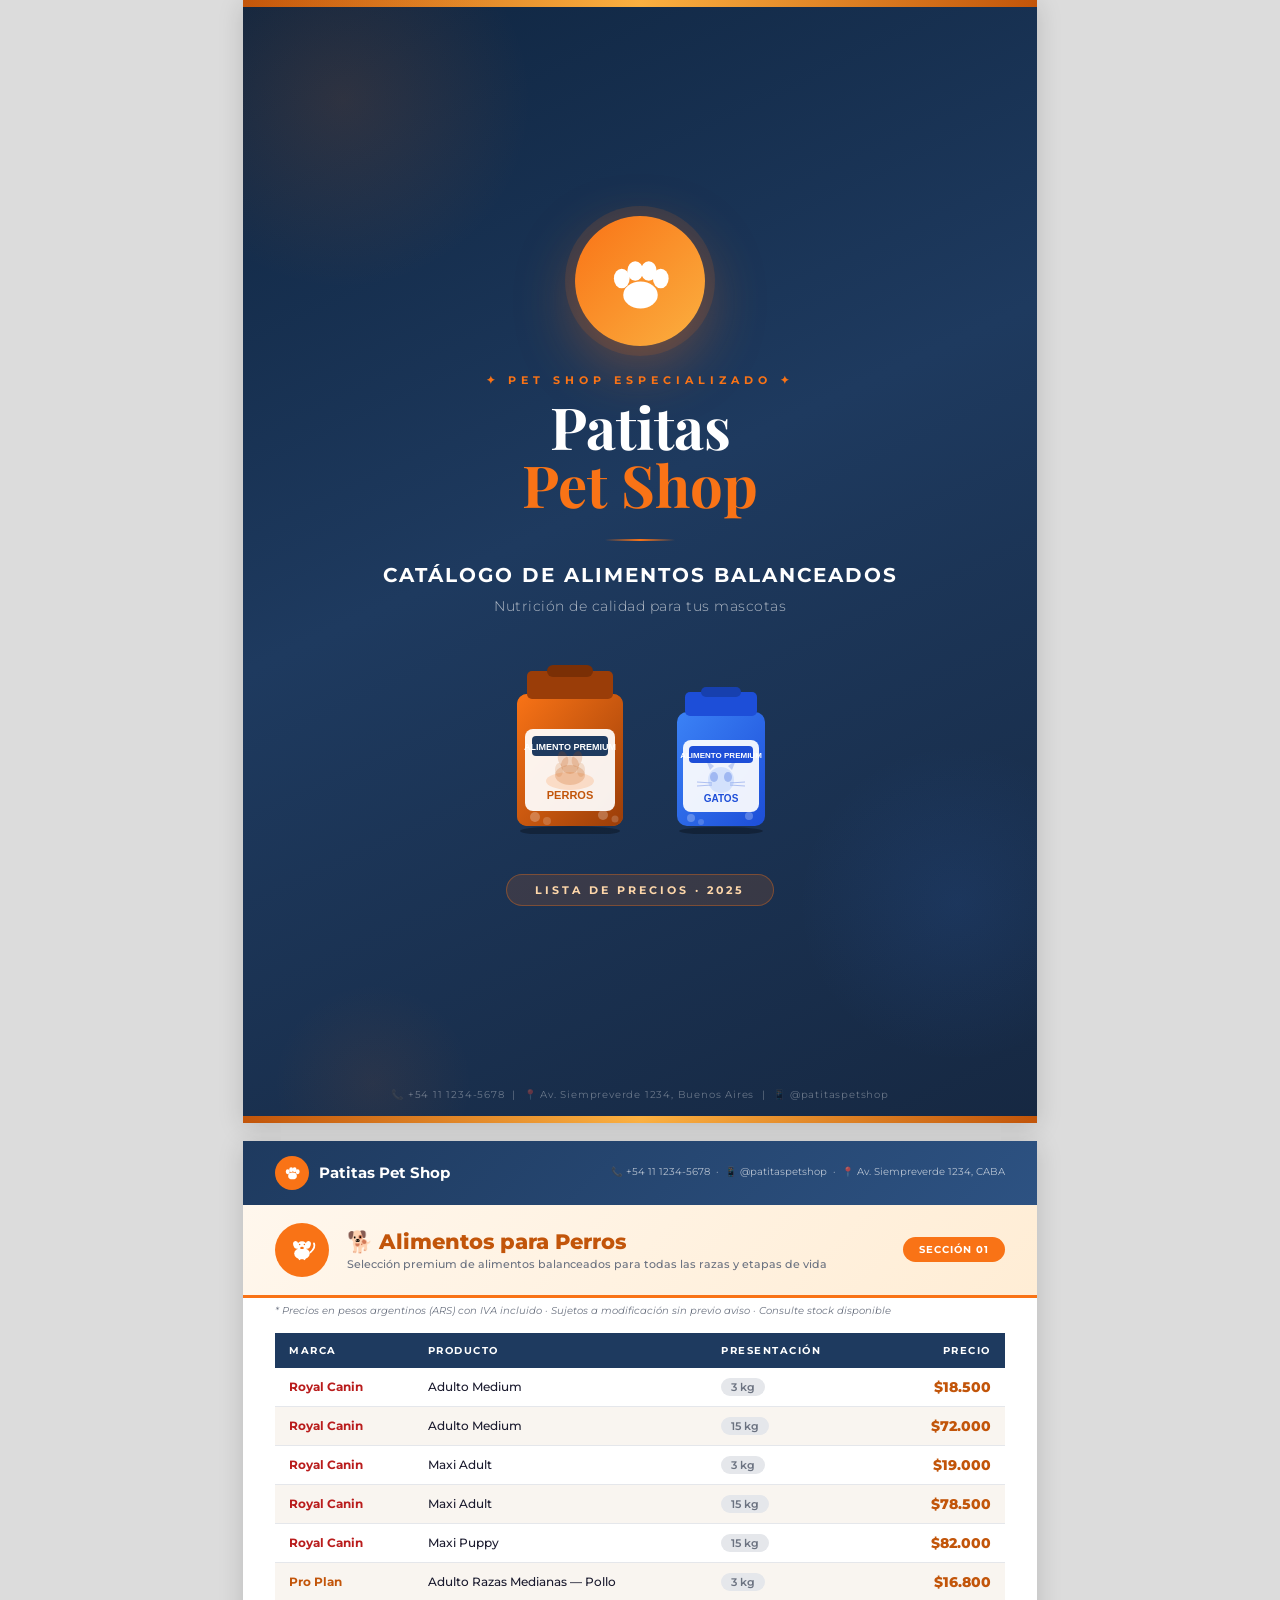
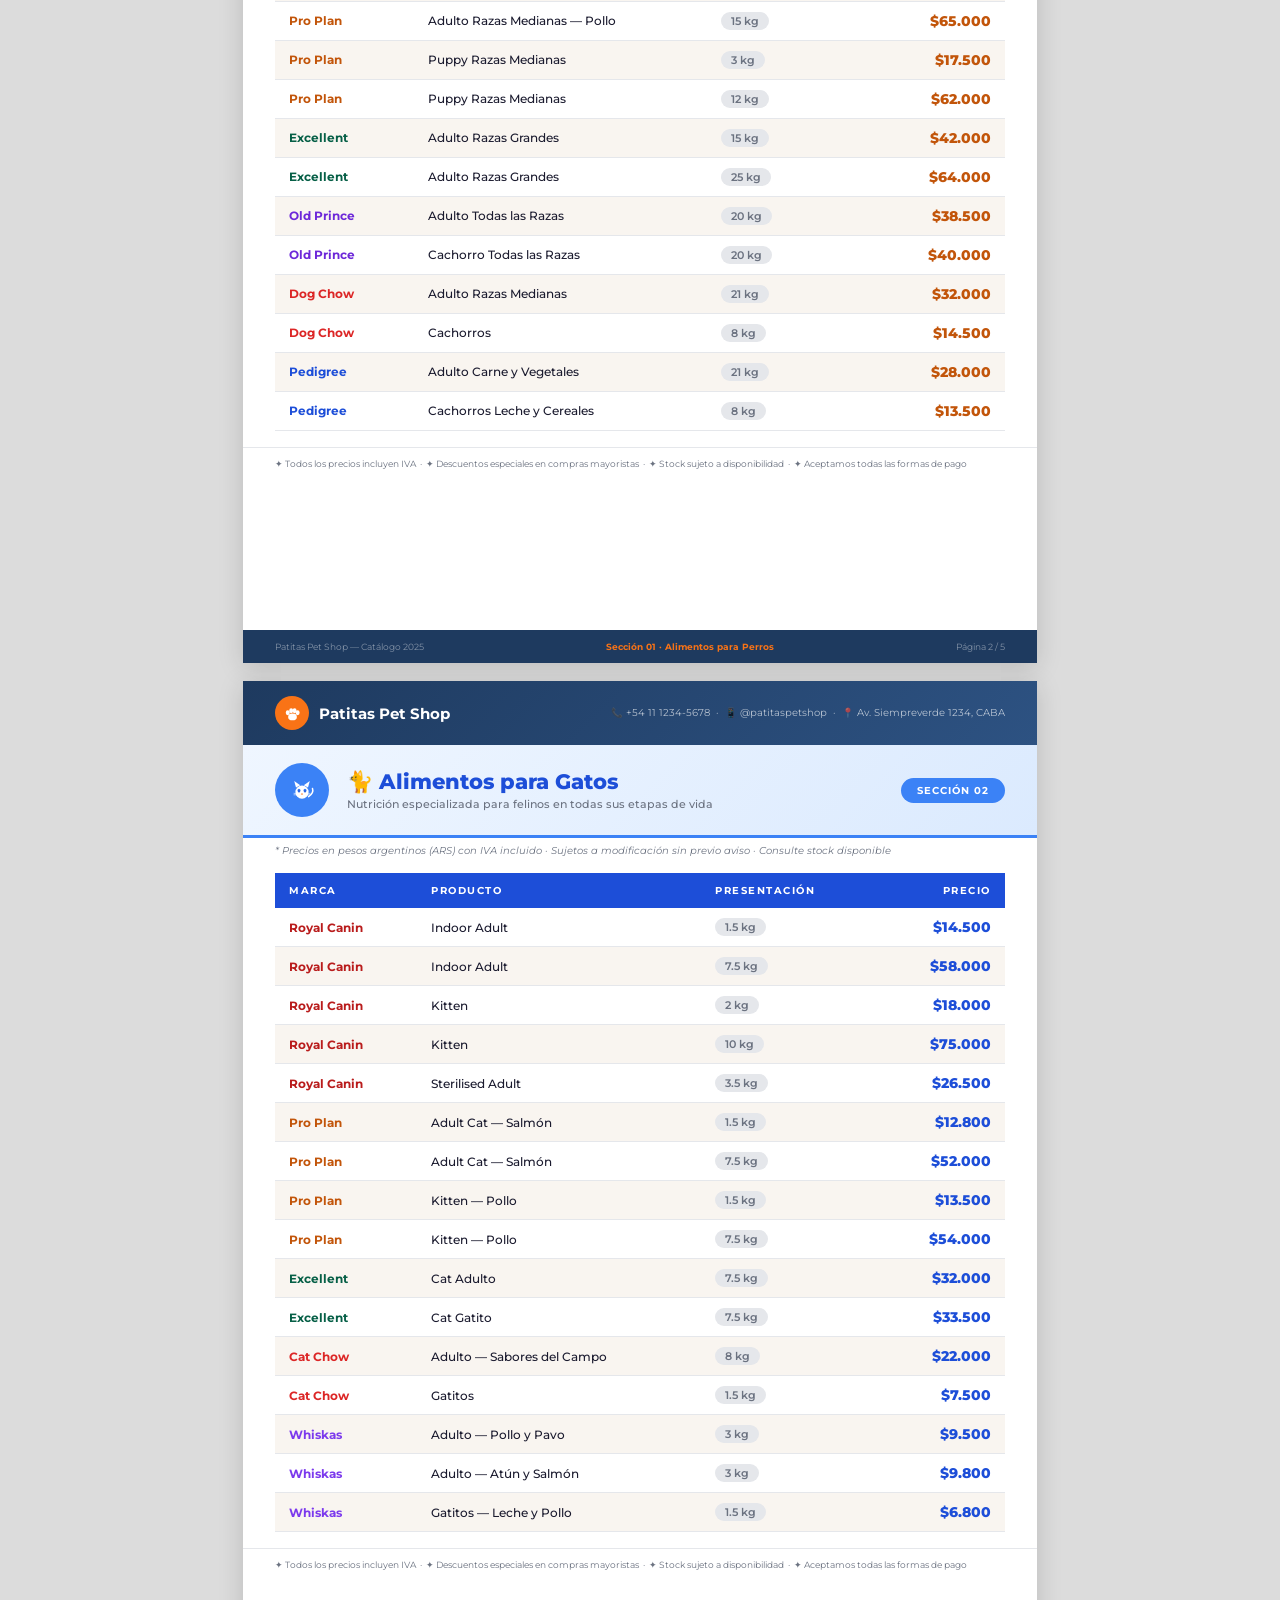
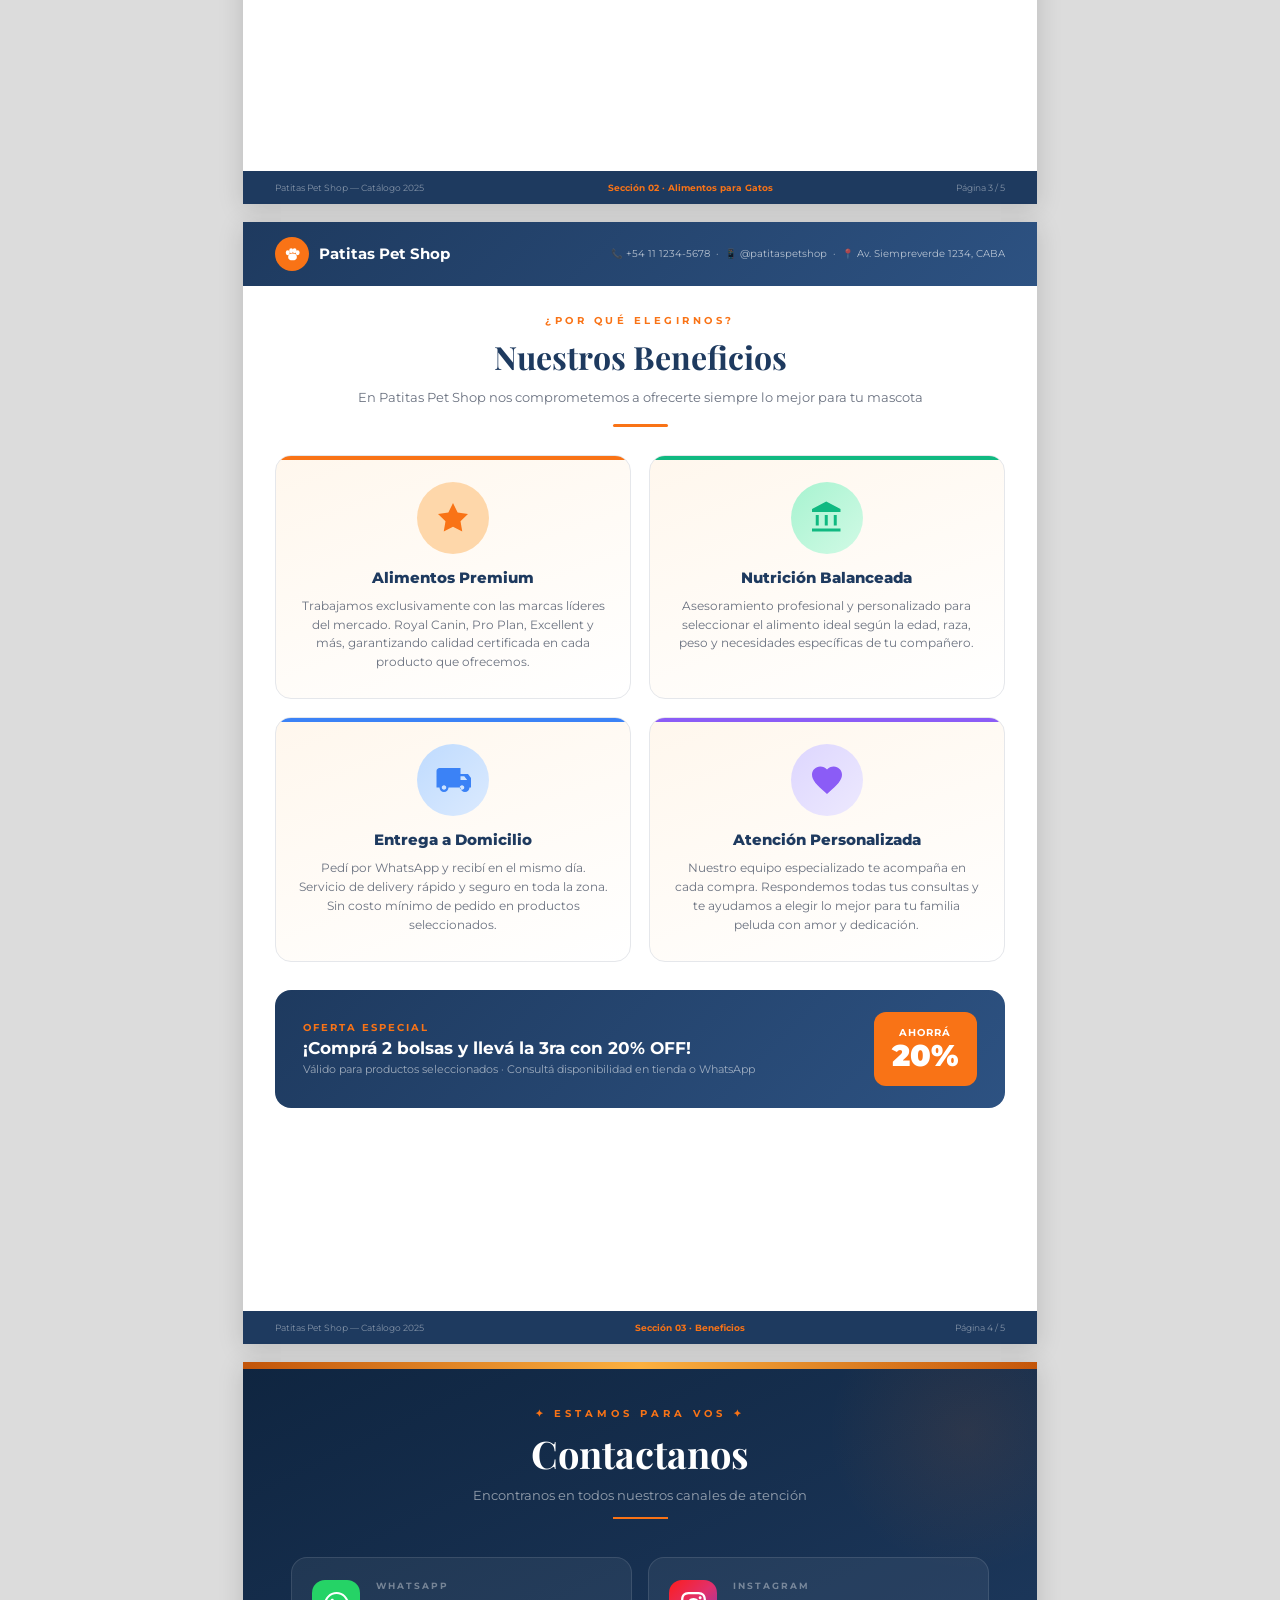
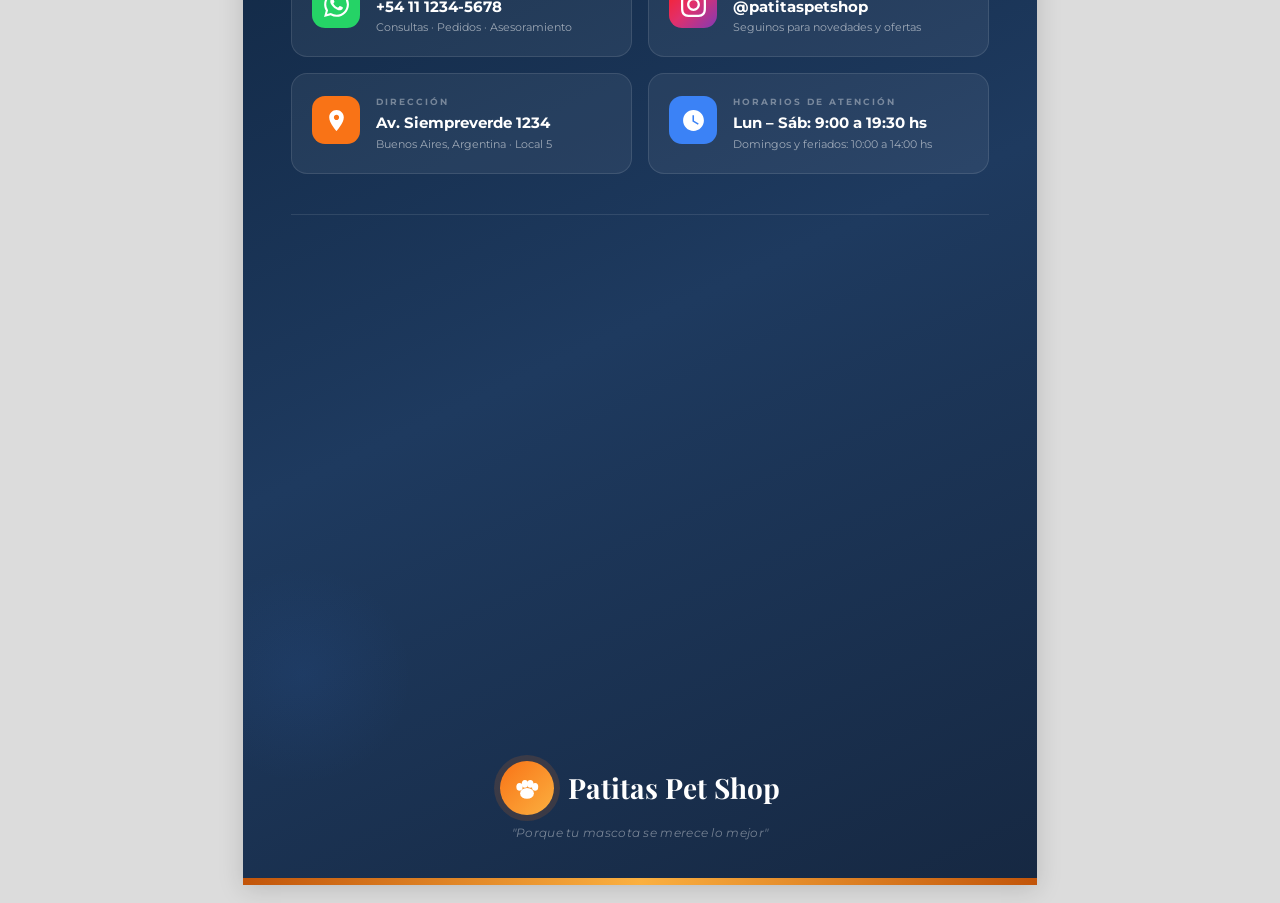
<file: catalogo.html>
<!DOCTYPE html>
<html lang="es">
<head>
  <meta charset="UTF-8">
  <meta name="viewport" content="width=device-width, initial-scale=1.0">
  <title>Catálogo de Alimentos Balanceados — Patitas Pet Shop 2026</title>
  <link href="https://fonts.googleapis.com/css2?family=Montserrat:ital,wght@0,300;0,400;0,500;0,600;0,700;0,800;0,900;1,300;1,400&family=Playfair+Display:ital,wght@0,500;0,700;1,400&display=swap" rel="stylesheet">
  <style>
    *, *::before, *::after { margin: 0; padding: 0; box-sizing: border-box; }

    @page { size: A4 portrait; margin: 0; }

    :root {
      --orange:       #F97316;
      --orange-dark:  #C2550A;
      --orange-light: #FED7AA;
      --navy:         #1E3A5F;
      --navy-light:   #2D5282;
      --green:        #10B981;
      --cream:        #FFF7ED;
      --warm-gray:    #F9F5F0;
      --text-dark:    #1A1A2E;
      --text-muted:   #6B7280;
      --border:       #E5E7EB;
    }

    body {
      font-family: 'Montserrat', 'Segoe UI', Arial, sans-serif;
      background: #DCDCDC;
      color: var(--text-dark);
      -webkit-print-color-adjust: exact;
      print-color-adjust: exact;
    }

    .page {
      width: 210mm;
      min-height: 297mm;
      margin: 0 auto 18px;
      background: #fff;
      position: relative;
      overflow: hidden;
      page-break-after: always;
      break-after: page;
      box-shadow: 0 4px 24px rgba(0,0,0,0.15);
    }

    @media print {
      body { background: none; }
      .page { margin: 0; box-shadow: none; }
    }

    /* ================================
       COVER PAGE
    ================================ */
    .cover-page {
      background: linear-gradient(155deg, #0F2540 0%, #1E3A5F 45%, #162842 100%);
      display: flex;
      flex-direction: column;
      align-items: center;
      justify-content: center;
      min-height: 297mm;
    }

    .cover-accent-top {
      position: absolute;
      top: 0; left: 0; right: 0;
      height: 7px;
      background: linear-gradient(90deg, var(--orange-dark), #FBB040, var(--orange-dark));
    }
    .cover-accent-bottom {
      position: absolute;
      bottom: 0; left: 0; right: 0;
      height: 7px;
      background: linear-gradient(90deg, var(--orange-dark), #FBB040, var(--orange-dark));
    }

    .cover-orb-1 {
      position: absolute; top: -90px; left: -90px;
      width: 380px; height: 380px; border-radius: 50%;
      background: radial-gradient(circle, rgba(249,115,22,0.12) 0%, transparent 70%);
    }
    .cover-orb-2 {
      position: absolute; bottom: 60px; right: -80px;
      width: 320px; height: 320px; border-radius: 50%;
      background: radial-gradient(circle, rgba(59,130,246,0.10) 0%, transparent 70%);
    }
    .cover-orb-3 {
      position: absolute; bottom: -60px; left: 30px;
      width: 200px; height: 200px; border-radius: 50%;
      background: radial-gradient(circle, rgba(249,115,22,0.07) 0%, transparent 70%);
    }

    .cover-body {
      display: flex;
      flex-direction: column;
      align-items: center;
      text-align: center;
      z-index: 2;
      padding: 20px 50px;
    }

    .cover-logo-ring {
      width: 130px; height: 130px;
      border-radius: 50%;
      background: linear-gradient(135deg, var(--orange), #FBB040);
      display: flex; align-items: center; justify-content: center;
      margin-bottom: 28px;
      box-shadow: 0 0 0 10px rgba(249,115,22,0.12), 0 20px 60px rgba(249,115,22,0.35);
    }
    .cover-logo-ring svg { width: 75px; height: 75px; fill: white; }

    .cover-eyebrow {
      font-size: 10.5px; font-weight: 700;
      letter-spacing: 5px; text-transform: uppercase;
      color: var(--orange); margin-bottom: 10px;
    }

    .cover-title {
      font-family: 'Playfair Display', Georgia, serif;
      font-size: 58px; font-weight: 700; line-height: 1.0;
      color: #fff; margin-bottom: 4px;
    }
    .cover-title span { color: var(--orange); }

    .cover-rule {
      width: 70px; height: 2px; margin: 22px auto;
      background: linear-gradient(90deg, transparent, var(--orange), transparent);
    }

    .cover-catalog-name {
      font-size: 20px; font-weight: 700;
      text-transform: uppercase; letter-spacing: 2px;
      color: #fff; margin-bottom: 10px;
    }

    .cover-catalog-sub {
      font-size: 14px; font-weight: 300;
      color: rgba(255,255,255,0.65); letter-spacing: 0.5px;
      margin-bottom: 44px;
    }

    .cover-bags {
      display: flex; align-items: flex-end; gap: 32px;
      margin-bottom: 40px;
    }

    .cover-pill {
      background: rgba(249,115,22,0.14);
      border: 1px solid rgba(249,115,22,0.35);
      border-radius: 30px; padding: 8px 28px;
      font-size: 11px; font-weight: 700;
      color: var(--orange-light); letter-spacing: 3px;
      text-transform: uppercase;
    }

    .cover-footer-note {
      position: absolute; bottom: 22px;
      left: 0; right: 0; text-align: center;
      font-size: 10px; color: rgba(255,255,255,0.35);
      letter-spacing: 0.8px;
    }

    /* ================================
       SHARED: PAGE HEADER & FOOTER
    ================================ */
    .ph {
      background: linear-gradient(135deg, var(--navy), var(--navy-light));
      padding: 15px 32px;
      display: flex; align-items: center; justify-content: space-between;
    }
    .ph-brand {
      display: flex; align-items: center; gap: 10px;
    }
    .ph-dot {
      width: 34px; height: 34px; border-radius: 50%;
      background: var(--orange);
      display: flex; align-items: center; justify-content: center;
    }
    .ph-dot svg { width: 19px; height: 19px; fill: white; }
    .ph-name { font-size: 15px; font-weight: 700; color: #fff; }
    .ph-contact {
      font-size: 9.5px; color: rgba(255,255,255,0.65);
      text-align: right; line-height: 1.9;
    }

    .pf {
      background: var(--navy);
      padding: 11px 32px;
      display: flex; align-items: center; justify-content: space-between;
      position: absolute; bottom: 0; left: 0; right: 0;
    }
    .pf span { font-size: 9px; color: rgba(255,255,255,0.45); }
    .pf .pf-hi { color: var(--orange); font-weight: 700; }

    /* ================================
       SECTION BANNER
    ================================ */
    .sec-banner {
      padding: 18px 32px;
      display: flex; align-items: center; gap: 18px;
    }
    .sec-banner.dogs {
      background: linear-gradient(135deg, #FFF7ED, #FFEDD5);
      border-bottom: 3px solid var(--orange);
    }
    .sec-banner.cats {
      background: linear-gradient(135deg, #EFF6FF, #DBEAFE);
      border-bottom: 3px solid #3B82F6;
    }

    .sec-icon {
      width: 54px; height: 54px; border-radius: 50%;
      display: flex; align-items: center; justify-content: center; flex-shrink: 0;
    }
    .sec-icon.dogs { background: var(--orange); }
    .sec-icon.cats { background: #3B82F6; }
    .sec-icon svg { width: 30px; height: 30px; fill: white; }

    .sec-text h2 { font-size: 21px; font-weight: 800; }
    .sec-text h2.d { color: var(--orange-dark); }
    .sec-text h2.c { color: #1D4ED8; }
    .sec-text p { font-size: 11px; color: var(--text-muted); margin-top: 3px; font-weight: 500; }

    .sec-badge {
      margin-left: auto; padding: 6px 16px; border-radius: 20px;
      font-size: 10px; font-weight: 700; letter-spacing: 1px;
      text-transform: uppercase; color: white;
    }
    .sec-badge.dogs { background: var(--orange); }
    .sec-badge.cats { background: #3B82F6; }

    /* ================================
       PRODUCT TABLE
    ================================ */
    .tbl-wrap { padding: 16px 32px; }

    table { width: 100%; border-collapse: collapse; font-size: 12px; }

    thead th {
      padding: 11px 14px;
      text-align: left; font-size: 10px; font-weight: 700;
      letter-spacing: 1.5px; text-transform: uppercase; color: white;
    }
    thead th:last-child { text-align: right; }

    thead.th-dogs { background: var(--navy); }
    thead.th-cats { background: #1D4ED8; }

    tbody tr { border-bottom: 1px solid var(--border); }
    tbody tr:nth-child(even) { background: var(--warm-gray); }
    tbody td { padding: 10px 14px; vertical-align: middle; }
    tbody td:last-child { text-align: right; }

    .b { font-weight: 700; }
    .royal   { color: #B91C1C; }
    .proplan { color: #C2550A; }
    .excl    { color: #065F46; }
    .oldpr   { color: #6D28D9; }
    .dogchow { color: #DC2626; }
    .pedigr  { color: #1D4ED8; }
    .catchow { color: #DC2626; }
    .whiskas { color: #7C3AED; }

    .prod { font-weight: 500; }

    .badge-pres {
      display: inline-block; background: var(--border);
      color: var(--text-muted); padding: 2px 10px;
      border-radius: 12px; font-size: 11px; font-weight: 600;
    }

    .price {
      font-weight: 800; font-size: 13.5px; white-space: nowrap;
    }
    .price-d { color: var(--orange-dark); }
    .price-c { color: #1D4ED8; }

    .tbl-note {
      padding: 8px 32px 55px;
      font-size: 9px; color: var(--text-muted);
      border-top: 1px solid var(--border);
      line-height: 1.8;
    }

    .sec-note {
      padding: 6px 32px 0;
      font-size: 10px; color: var(--text-muted);
      font-style: italic;
    }

    /* ================================
       BENEFITS PAGE
    ================================ */
    .ben-inner { padding: 0 32px 70px; }

    .ben-head {
      text-align: center; padding: 28px 0 0;
    }
    .ben-head .over {
      font-size: 10px; font-weight: 700; letter-spacing: 3.5px;
      text-transform: uppercase; color: var(--orange);
      display: block; margin-bottom: 8px;
    }
    .ben-head h2 {
      font-family: 'Playfair Display', Georgia, serif;
      font-size: 32px; font-weight: 700; color: var(--navy);
    }
    .ben-head p {
      font-size: 12.5px; color: var(--text-muted);
      margin-top: 10px; line-height: 1.6;
    }
    .ben-rule {
      width: 55px; height: 3px; border-radius: 2px;
      background: var(--orange); margin: 16px auto 0;
    }

    .ben-grid {
      display: grid; grid-template-columns: 1fr 1fr; gap: 18px; margin-top: 28px;
    }

    .ben-card {
      border: 1px solid var(--border); border-radius: 16px;
      padding: 26px 22px; display: flex; flex-direction: column;
      align-items: center; text-align: center; position: relative; overflow: hidden;
      background: linear-gradient(160deg, var(--cream) 0%, #fff 100%);
    }
    .ben-card::before {
      content: ''; position: absolute; top: 0; left: 0; right: 0; height: 4px;
    }
    .bc1::before { background: var(--orange); }
    .bc2::before { background: var(--green); }
    .bc3::before { background: #3B82F6; }
    .bc4::before { background: #8B5CF6; }

    .ben-icon {
      width: 72px; height: 72px; border-radius: 50%;
      display: flex; align-items: center; justify-content: center; margin-bottom: 14px;
    }
    .bi1 { background: linear-gradient(135deg, #FED7AA, var(--orange-light)); }
    .bi2 { background: linear-gradient(135deg, #A7F3D0, #D1FAE5); }
    .bi3 { background: linear-gradient(135deg, #BFDBFE, #DBEAFE); }
    .bi4 { background: linear-gradient(135deg, #DDD6FE, #EDE9FE); }
    .ben-icon svg { width: 36px; height: 36px; }

    .ben-card h3 {
      font-size: 15px; font-weight: 800; color: var(--navy); margin-bottom: 10px;
    }
    .ben-card p { font-size: 11.5px; color: var(--text-muted); line-height: 1.65; }

    .promo-bar {
      margin-top: 28px;
      background: linear-gradient(135deg, var(--navy), var(--navy-light));
      border-radius: 16px; padding: 22px 28px;
      display: flex; align-items: center; justify-content: space-between;
    }
    .promo-bar-left .over {
      font-size: 9.5px; font-weight: 700; letter-spacing: 2px;
      text-transform: uppercase; color: var(--orange); display: block; margin-bottom: 5px;
    }
    .promo-bar-left h3 { font-size: 17px; font-weight: 700; color: #fff; }
    .promo-bar-left p { font-size: 11px; color: rgba(255,255,255,0.55); margin-top: 4px; }
    .promo-badge {
      background: var(--orange); border-radius: 12px;
      padding: 14px 18px; text-align: center; flex-shrink: 0; margin-left: 20px;
    }
    .promo-badge .s1 { font-size: 10px; font-weight: 700; color: white; letter-spacing: 1px; }
    .promo-badge .s2 { font-size: 30px; font-weight: 900; color: white; line-height: 1.1; }

    /* ================================
       CONTACT PAGE
    ================================ */
    .contact-page {
      background: linear-gradient(155deg, #0F2540 0%, #1E3A5F 50%, #162842 100%);
      min-height: 297mm; display: flex; flex-direction: column;
    }
    .ct-top-bar {
      height: 7px;
      background: linear-gradient(90deg, var(--orange-dark), #FBB040, var(--orange-dark));
    }
    .ct-body {
      flex: 1; padding: 38px 48px;
      display: flex; flex-direction: column; align-items: center;
    }
    .ct-orb1 {
      position: absolute; right: -70px; top: -70px;
      width: 280px; height: 280px; border-radius: 50%;
      background: radial-gradient(circle, rgba(249,115,22,0.09) 0%, transparent 70%);
    }
    .ct-orb2 {
      position: absolute; left: -50px; bottom: 120px;
      width: 220px; height: 220px; border-radius: 50%;
      background: radial-gradient(circle, rgba(59,130,246,0.08) 0%, transparent 70%);
    }

    .ct-head { text-align: center; margin-bottom: 38px; }
    .ct-head .over {
      font-size: 10px; font-weight: 700; letter-spacing: 4px;
      text-transform: uppercase; color: var(--orange);
      display: block; margin-bottom: 8px;
    }
    .ct-head h2 {
      font-family: 'Playfair Display', Georgia, serif;
      font-size: 38px; font-weight: 700; color: #fff; margin-bottom: 8px;
    }
    .ct-head p { font-size: 13px; color: rgba(255,255,255,0.55); }
    .ct-rule {
      width: 55px; height: 2px; background: var(--orange); margin: 14px auto 0;
    }

    .ct-grid {
      display: grid; grid-template-columns: 1fr 1fr; gap: 16px;
      width: 100%; margin-bottom: 30px;
    }

    .ct-card {
      background: rgba(255,255,255,0.06);
      border: 1px solid rgba(255,255,255,0.11);
      border-radius: 16px; padding: 22px 20px;
      display: flex; align-items: flex-start; gap: 16px;
    }
    .ct-icon {
      width: 48px; height: 48px; border-radius: 13px;
      display: flex; align-items: center; justify-content: center; flex-shrink: 0;
    }
    .ic-wa   { background: #25D366; }
    .ic-ig   { background: linear-gradient(135deg, #FD1D1D, #E1306C, #833AB4); }
    .ic-loc  { background: var(--orange); }
    .ic-clk  { background: #3B82F6; }
    .ct-icon svg { width: 25px; height: 25px; fill: white; }

    .ct-info .lbl {
      font-size: 9px; font-weight: 700; letter-spacing: 2px;
      text-transform: uppercase; color: rgba(255,255,255,0.38);
      margin-bottom: 6px;
    }
    .ct-info .val { font-size: 15px; font-weight: 700; color: #fff; line-height: 1.35; }
    .ct-info .sub { font-size: 11px; color: rgba(255,255,255,0.55); margin-top: 3px; }

    .ct-logo-wrap {
      display: flex; flex-direction: column; align-items: center;
      margin-top: auto; padding-top: 20px;
    }
    .ct-logo-row {
      display: flex; align-items: center; gap: 14px; margin-bottom: 10px;
    }
    .ct-logo-circle {
      width: 54px; height: 54px; border-radius: 50%;
      background: linear-gradient(135deg, var(--orange), #FBB040);
      display: flex; align-items: center; justify-content: center;
      box-shadow: 0 0 0 6px rgba(249,115,22,0.15);
    }
    .ct-logo-circle svg { width: 30px; height: 30px; fill: white; }
    .ct-logo-name {
      font-family: 'Playfair Display', Georgia, serif;
      font-size: 28px; font-weight: 700; color: white;
    }
    .ct-tagline {
      font-size: 12px; color: rgba(255,255,255,0.4);
      font-style: italic; letter-spacing: 0.3px;
    }

    .ct-bottom-bar {
      height: 7px;
      background: linear-gradient(90deg, var(--orange-dark), #FBB040, var(--orange-dark));
    }
  </style>
</head>
<body>

<!-- ==============================
     PÁGINA 1 — PORTADA
============================== -->
<div class="page cover-page">
  <div class="cover-accent-top"></div>
  <div class="cover-orb-1"></div>
  <div class="cover-orb-2"></div>
  <div class="cover-orb-3"></div>

  <div class="cover-body">

    <!-- Logo -->
    <div class="cover-logo-ring">
      <svg viewBox="0 0 100 100" xmlns="http://www.w3.org/2000/svg">
        <ellipse cx="50" cy="68" rx="23" ry="18"/>
        <ellipse cx="25" cy="46" rx="10.5" ry="13"/>
        <ellipse cx="43" cy="36" rx="10.5" ry="13"/>
        <ellipse cx="61" cy="36" rx="10.5" ry="13"/>
        <ellipse cx="77" cy="46" rx="10.5" ry="13"/>
      </svg>
    </div>

    <div class="cover-eyebrow">✦ Pet Shop Especializado ✦</div>

    <div class="cover-title">
      Patitas<br><span>Pet Shop</span>
    </div>

    <div class="cover-rule"></div>

    <div class="cover-catalog-name">Catálogo de Alimentos Balanceados</div>
    <div class="cover-catalog-sub">Nutrición de calidad para tus mascotas</div>

    <!-- Bolsas de alimento ilustradas en SVG -->
    <div class="cover-bags">

      <!-- Bolsa Perros -->
      <svg width="130" height="175" viewBox="0 0 130 175" xmlns="http://www.w3.org/2000/svg">
        <!-- sombra -->
        <ellipse cx="65" cy="172" rx="50" ry="5" fill="rgba(0,0,0,0.3)"/>
        <!-- cuerpo bolsa -->
        <rect x="12" y="35" width="106" height="132" rx="10" fill="#C2550A"/>
        <rect x="12" y="35" width="106" height="132" rx="10" fill="url(#gBag)"/>
        <defs>
          <linearGradient id="gBag" x1="0%" y1="0%" x2="100%" y2="100%">
            <stop offset="0%" stop-color="#F97316"/>
            <stop offset="100%" stop-color="#9A3D08"/>
          </linearGradient>
        </defs>
        <!-- cierre/pliegue superior -->
        <rect x="22" y="12" width="86" height="28" rx="5" fill="#9A3D08"/>
        <rect x="42" y="6" width="46" height="12" rx="6" fill="#7A2F05"/>
        <!-- etiqueta blanca -->
        <rect x="20" y="70" width="90" height="82" rx="8" fill="white" opacity="0.92"/>
        <!-- header etiqueta -->
        <rect x="27" y="77" width="76" height="20" rx="4" fill="#1E3A5F"/>
        <text x="65" y="91" font-family="Arial,sans-serif" font-size="9" font-weight="bold" fill="white" text-anchor="middle">ALIMENTO PREMIUM</text>
        <!-- silueta perro -->
        <ellipse cx="65" cy="122" rx="24" ry="9" fill="#F97316" opacity="0.18"/>
        <ellipse cx="65" cy="116" rx="15" ry="10" fill="#C2550A" opacity="0.22"/>
        <circle cx="65" cy="106" r="9" fill="#C2550A" opacity="0.22"/>
        <ellipse cx="54" cy="111" rx="4" ry="7" fill="#C2550A" opacity="0.15"/>
        <ellipse cx="76" cy="111" rx="4" ry="7" fill="#C2550A" opacity="0.15"/>
        <!-- orejas -->
        <ellipse cx="58" cy="100" rx="5" ry="8" fill="#C2550A" opacity="0.18" transform="rotate(-15 58 100)"/>
        <ellipse cx="72" cy="100" rx="5" ry="8" fill="#C2550A" opacity="0.18" transform="rotate(15 72 100)"/>
        <!-- texto producto -->
        <text x="65" y="140" font-family="Arial,sans-serif" font-size="11" font-weight="bold" fill="#C2550A" text-anchor="middle">PERROS</text>
        <!-- croquetas decorativas -->
        <circle cx="30" cy="158" r="5" fill="rgba(255,255,255,0.25)"/>
        <circle cx="42" cy="162" r="4" fill="rgba(255,255,255,0.18)"/>
        <circle cx="98" cy="156" r="5" fill="rgba(255,255,255,0.25)"/>
        <circle cx="110" cy="160" r="3.5" fill="rgba(255,255,255,0.18)"/>
      </svg>

      <!-- Bolsa Gatos -->
      <svg width="108" height="152" viewBox="0 0 108 152" xmlns="http://www.w3.org/2000/svg">
        <ellipse cx="54" cy="149" rx="42" ry="4" fill="rgba(0,0,0,0.3)"/>
        <rect x="10" y="30" width="88" height="114" rx="10" fill="url(#gCat)"/>
        <defs>
          <linearGradient id="gCat" x1="0%" y1="0%" x2="100%" y2="100%">
            <stop offset="0%" stop-color="#3B82F6"/>
            <stop offset="100%" stop-color="#1D4ED8"/>
          </linearGradient>
        </defs>
        <rect x="18" y="10" width="72" height="24" rx="5" fill="#1D4ED8"/>
        <rect x="34" y="5" width="40" height="10" rx="5" fill="#1740AE"/>
        <!-- etiqueta -->
        <rect x="16" y="58" width="76" height="72" rx="8" fill="white" opacity="0.92"/>
        <!-- header -->
        <rect x="22" y="64" width="64" height="17" rx="4" fill="#1D4ED8"/>
        <text x="54" y="76" font-family="Arial,sans-serif" font-size="8" font-weight="bold" fill="white" text-anchor="middle">ALIMENTO PREMIUM</text>
        <!-- silueta gato -->
        <circle cx="54" cy="98" r="13" fill="#3B82F6" opacity="0.15"/>
        <!-- orejas -->
        <polygon points="43,88 39,78 47,84" fill="#1D4ED8" opacity="0.22"/>
        <polygon points="65,88 69,78 61,84" fill="#1D4ED8" opacity="0.22"/>
        <!-- ojos -->
        <ellipse cx="47" cy="95" rx="4" ry="5" fill="#1D4ED8" opacity="0.28"/>
        <ellipse cx="61" cy="95" rx="4" ry="5" fill="#1D4ED8" opacity="0.28"/>
        <!-- bigotes -->
        <line x1="30" y1="100" x2="45" y2="101" stroke="#1D4ED8" stroke-width="1" opacity="0.3"/>
        <line x1="30" y1="104" x2="45" y2="103" stroke="#1D4ED8" stroke-width="1" opacity="0.3"/>
        <line x1="63" y1="101" x2="78" y2="100" stroke="#1D4ED8" stroke-width="1" opacity="0.3"/>
        <line x1="63" y1="103" x2="78" y2="104" stroke="#1D4ED8" stroke-width="1" opacity="0.3"/>
        <text x="54" y="120" font-family="Arial,sans-serif" font-size="10" font-weight="bold" fill="#1D4ED8" text-anchor="middle">GATOS</text>
        <circle cx="24" cy="136" r="4" fill="rgba(255,255,255,0.25)"/>
        <circle cx="34" cy="140" r="3" fill="rgba(255,255,255,0.18)"/>
        <circle cx="82" cy="134" r="4" fill="rgba(255,255,255,0.25)"/>
      </svg>

    </div>

    <div class="cover-pill">Lista de Precios · 2025</div>
  </div>

  <div class="cover-footer-note">
    📞 +54 11 1234-5678 &nbsp;|&nbsp; 📍 Av. Siempreverde 1234, Buenos Aires &nbsp;|&nbsp; 📱 @patitaspetshop
  </div>
  <div class="cover-accent-bottom"></div>
</div>


<!-- ==============================
     PÁGINA 2 — ALIMENTOS PARA PERROS
============================== -->
<div class="page">

  <!-- Encabezado -->
  <div class="ph">
    <div class="ph-brand">
      <div class="ph-dot">
        <svg viewBox="0 0 100 100" xmlns="http://www.w3.org/2000/svg">
          <ellipse cx="50" cy="68" rx="23" ry="18"/>
          <ellipse cx="25" cy="46" rx="10.5" ry="13"/>
          <ellipse cx="43" cy="36" rx="10.5" ry="13"/>
          <ellipse cx="61" cy="36" rx="10.5" ry="13"/>
          <ellipse cx="77" cy="46" rx="10.5" ry="13"/>
        </svg>
      </div>
      <span class="ph-name">Patitas Pet Shop</span>
    </div>
    <div class="ph-contact">
      📞 +54 11 1234-5678 &nbsp;·&nbsp; 📱 @patitaspetshop &nbsp;·&nbsp; 📍 Av. Siempreverde 1234, CABA
    </div>
  </div>

  <!-- Banner de sección -->
  <div class="sec-banner dogs">
    <div class="sec-icon dogs">
      <!-- Ícono perro simplificado -->
      <svg viewBox="0 0 100 100" xmlns="http://www.w3.org/2000/svg">
        <ellipse cx="50" cy="62" rx="26" ry="19" fill="white"/>
        <circle cx="50" cy="38" r="17" fill="white"/>
        <ellipse cx="30" cy="33" rx="9" ry="13" fill="white" transform="rotate(-18 30 33)"/>
        <ellipse cx="70" cy="33" rx="9" ry="13" fill="white" transform="rotate(18 70 33)"/>
        <ellipse cx="50" cy="43" rx="6" ry="4" fill="#F97316"/>
        <circle cx="42" cy="32" r="2.5" fill="#F97316"/>
        <circle cx="58" cy="32" r="2.5" fill="#F97316"/>
        <path d="M78 58 Q96 42 90 28" stroke="white" stroke-width="6" fill="none" stroke-linecap="round"/>
        <ellipse cx="42" cy="77" rx="4" ry="7" fill="white"/>
        <ellipse cx="58" cy="77" rx="4" ry="7" fill="white"/>
      </svg>
    </div>
    <div class="sec-text">
      <h2 class="d">🐕 Alimentos para Perros</h2>
      <p>Selección premium de alimentos balanceados para todas las razas y etapas de vida</p>
    </div>
    <div class="sec-badge dogs">Sección 01</div>
  </div>

  <p class="sec-note">* Precios en pesos argentinos (ARS) con IVA incluido · Sujetos a modificación sin previo aviso · Consulte stock disponible</p>

  <!-- Tabla de productos -->
  <div class="tbl-wrap">
    <table>
      <thead class="th-dogs">
        <tr>
          <th>Marca</th>
          <th>Producto</th>
          <th>Presentación</th>
          <th>Precio</th>
        </tr>
      </thead>
      <tbody>

        <!-- Royal Canin -->
        <tr>
          <td><span class="b royal">Royal Canin</span></td>
          <td class="prod">Adulto Medium</td>
          <td><span class="badge-pres">3 kg</span></td>
          <td class="price price-d">$18.500</td>
        </tr>
        <tr>
          <td><span class="b royal">Royal Canin</span></td>
          <td class="prod">Adulto Medium</td>
          <td><span class="badge-pres">15 kg</span></td>
          <td class="price price-d">$72.000</td>
        </tr>
        <tr>
          <td><span class="b royal">Royal Canin</span></td>
          <td class="prod">Maxi Adult</td>
          <td><span class="badge-pres">3 kg</span></td>
          <td class="price price-d">$19.000</td>
        </tr>
        <tr>
          <td><span class="b royal">Royal Canin</span></td>
          <td class="prod">Maxi Adult</td>
          <td><span class="badge-pres">15 kg</span></td>
          <td class="price price-d">$78.500</td>
        </tr>
        <tr>
          <td><span class="b royal">Royal Canin</span></td>
          <td class="prod">Maxi Puppy</td>
          <td><span class="badge-pres">15 kg</span></td>
          <td class="price price-d">$82.000</td>
        </tr>

        <!-- Pro Plan -->
        <tr>
          <td><span class="b proplan">Pro Plan</span></td>
          <td class="prod">Adulto Razas Medianas — Pollo</td>
          <td><span class="badge-pres">3 kg</span></td>
          <td class="price price-d">$16.800</td>
        </tr>
        <tr>
          <td><span class="b proplan">Pro Plan</span></td>
          <td class="prod">Adulto Razas Medianas — Pollo</td>
          <td><span class="badge-pres">15 kg</span></td>
          <td class="price price-d">$65.000</td>
        </tr>
        <tr>
          <td><span class="b proplan">Pro Plan</span></td>
          <td class="prod">Puppy Razas Medianas</td>
          <td><span class="badge-pres">3 kg</span></td>
          <td class="price price-d">$17.500</td>
        </tr>
        <tr>
          <td><span class="b proplan">Pro Plan</span></td>
          <td class="prod">Puppy Razas Medianas</td>
          <td><span class="badge-pres">12 kg</span></td>
          <td class="price price-d">$62.000</td>
        </tr>

        <!-- Excellent -->
        <tr>
          <td><span class="b excl">Excellent</span></td>
          <td class="prod">Adulto Razas Grandes</td>
          <td><span class="badge-pres">15 kg</span></td>
          <td class="price price-d">$42.000</td>
        </tr>
        <tr>
          <td><span class="b excl">Excellent</span></td>
          <td class="prod">Adulto Razas Grandes</td>
          <td><span class="badge-pres">25 kg</span></td>
          <td class="price price-d">$64.000</td>
        </tr>

        <!-- Old Prince -->
        <tr>
          <td><span class="b oldpr">Old Prince</span></td>
          <td class="prod">Adulto Todas las Razas</td>
          <td><span class="badge-pres">20 kg</span></td>
          <td class="price price-d">$38.500</td>
        </tr>
        <tr>
          <td><span class="b oldpr">Old Prince</span></td>
          <td class="prod">Cachorro Todas las Razas</td>
          <td><span class="badge-pres">20 kg</span></td>
          <td class="price price-d">$40.000</td>
        </tr>

        <!-- Dog Chow -->
        <tr>
          <td><span class="b dogchow">Dog Chow</span></td>
          <td class="prod">Adulto Razas Medianas</td>
          <td><span class="badge-pres">21 kg</span></td>
          <td class="price price-d">$32.000</td>
        </tr>
        <tr>
          <td><span class="b dogchow">Dog Chow</span></td>
          <td class="prod">Cachorros</td>
          <td><span class="badge-pres">8 kg</span></td>
          <td class="price price-d">$14.500</td>
        </tr>

        <!-- Pedigree -->
        <tr>
          <td><span class="b pedigr">Pedigree</span></td>
          <td class="prod">Adulto Carne y Vegetales</td>
          <td><span class="badge-pres">21 kg</span></td>
          <td class="price price-d">$28.000</td>
        </tr>
        <tr>
          <td><span class="b pedigr">Pedigree</span></td>
          <td class="prod">Cachorros Leche y Cereales</td>
          <td><span class="badge-pres">8 kg</span></td>
          <td class="price price-d">$13.500</td>
        </tr>

      </tbody>
    </table>
  </div>

  <div class="tbl-note">
    ✦ Todos los precios incluyen IVA &nbsp;·&nbsp; ✦ Descuentos especiales en compras mayoristas &nbsp;·&nbsp; ✦ Stock sujeto a disponibilidad &nbsp;·&nbsp; ✦ Aceptamos todas las formas de pago
  </div>

  <!-- Pie de página -->
  <div class="pf">
    <span>Patitas Pet Shop — Catálogo 2025</span>
    <span class="pf-hi">Sección 01 · Alimentos para Perros</span>
    <span>Página 2 / 5</span>
  </div>
</div>


<!-- ==============================
     PÁGINA 3 — ALIMENTOS PARA GATOS
============================== -->
<div class="page">

  <div class="ph">
    <div class="ph-brand">
      <div class="ph-dot">
        <svg viewBox="0 0 100 100" xmlns="http://www.w3.org/2000/svg">
          <ellipse cx="50" cy="68" rx="23" ry="18"/>
          <ellipse cx="25" cy="46" rx="10.5" ry="13"/>
          <ellipse cx="43" cy="36" rx="10.5" ry="13"/>
          <ellipse cx="61" cy="36" rx="10.5" ry="13"/>
          <ellipse cx="77" cy="46" rx="10.5" ry="13"/>
        </svg>
      </div>
      <span class="ph-name">Patitas Pet Shop</span>
    </div>
    <div class="ph-contact">
      📞 +54 11 1234-5678 &nbsp;·&nbsp; 📱 @patitaspetshop &nbsp;·&nbsp; 📍 Av. Siempreverde 1234, CABA
    </div>
  </div>

  <div class="sec-banner cats">
    <div class="sec-icon cats">
      <!-- Ícono gato -->
      <svg viewBox="0 0 100 100" xmlns="http://www.w3.org/2000/svg">
        <circle cx="50" cy="57" r="22" fill="white"/>
        <!-- orejas -->
        <polygon points="30,42 24,20 44,34" fill="white"/>
        <polygon points="70,42 76,20 56,34" fill="white"/>
        <!-- ojos -->
        <ellipse cx="40" cy="52" rx="5" ry="6" fill="#3B82F6"/>
        <ellipse cx="60" cy="52" rx="5" ry="6" fill="#3B82F6"/>
        <ellipse cx="40" cy="53" rx="2" ry="5" fill="#1D4ED8"/>
        <ellipse cx="60" cy="53" rx="2" ry="5" fill="#1D4ED8"/>
        <!-- nariz -->
        <polygon points="50,60 46,65 54,65" fill="#F97316"/>
        <!-- bigotes -->
        <line x1="22" y1="61" x2="42" y2="63" stroke="white" stroke-width="1.8"/>
        <line x1="22" y1="66" x2="42" y2="66" stroke="white" stroke-width="1.8"/>
        <line x1="58" y1="63" x2="78" y2="61" stroke="white" stroke-width="1.8"/>
        <line x1="58" y1="66" x2="78" y2="66" stroke="white" stroke-width="1.8"/>
        <!-- cola -->
        <path d="M72 72 Q90 60 85 45" stroke="white" stroke-width="5" fill="none" stroke-linecap="round"/>
      </svg>
    </div>
    <div class="sec-text">
      <h2 class="c">🐈 Alimentos para Gatos</h2>
      <p>Nutrición especializada para felinos en todas sus etapas de vida</p>
    </div>
    <div class="sec-badge cats">Sección 02</div>
  </div>

  <p class="sec-note">* Precios en pesos argentinos (ARS) con IVA incluido · Sujetos a modificación sin previo aviso · Consulte stock disponible</p>

  <div class="tbl-wrap">
    <table>
      <thead class="th-cats">
        <tr>
          <th>Marca</th>
          <th>Producto</th>
          <th>Presentación</th>
          <th>Precio</th>
        </tr>
      </thead>
      <tbody>

        <!-- Royal Canin -->
        <tr>
          <td><span class="b royal">Royal Canin</span></td>
          <td class="prod">Indoor Adult</td>
          <td><span class="badge-pres">1.5 kg</span></td>
          <td class="price price-c">$14.500</td>
        </tr>
        <tr>
          <td><span class="b royal">Royal Canin</span></td>
          <td class="prod">Indoor Adult</td>
          <td><span class="badge-pres">7.5 kg</span></td>
          <td class="price price-c">$58.000</td>
        </tr>
        <tr>
          <td><span class="b royal">Royal Canin</span></td>
          <td class="prod">Kitten</td>
          <td><span class="badge-pres">2 kg</span></td>
          <td class="price price-c">$18.000</td>
        </tr>
        <tr>
          <td><span class="b royal">Royal Canin</span></td>
          <td class="prod">Kitten</td>
          <td><span class="badge-pres">10 kg</span></td>
          <td class="price price-c">$75.000</td>
        </tr>
        <tr>
          <td><span class="b royal">Royal Canin</span></td>
          <td class="prod">Sterilised Adult</td>
          <td><span class="badge-pres">3.5 kg</span></td>
          <td class="price price-c">$26.500</td>
        </tr>

        <!-- Pro Plan -->
        <tr>
          <td><span class="b proplan">Pro Plan</span></td>
          <td class="prod">Adult Cat — Salmón</td>
          <td><span class="badge-pres">1.5 kg</span></td>
          <td class="price price-c">$12.800</td>
        </tr>
        <tr>
          <td><span class="b proplan">Pro Plan</span></td>
          <td class="prod">Adult Cat — Salmón</td>
          <td><span class="badge-pres">7.5 kg</span></td>
          <td class="price price-c">$52.000</td>
        </tr>
        <tr>
          <td><span class="b proplan">Pro Plan</span></td>
          <td class="prod">Kitten — Pollo</td>
          <td><span class="badge-pres">1.5 kg</span></td>
          <td class="price price-c">$13.500</td>
        </tr>
        <tr>
          <td><span class="b proplan">Pro Plan</span></td>
          <td class="prod">Kitten — Pollo</td>
          <td><span class="badge-pres">7.5 kg</span></td>
          <td class="price price-c">$54.000</td>
        </tr>

        <!-- Excellent -->
        <tr>
          <td><span class="b excl">Excellent</span></td>
          <td class="prod">Cat Adulto</td>
          <td><span class="badge-pres">7.5 kg</span></td>
          <td class="price price-c">$32.000</td>
        </tr>
        <tr>
          <td><span class="b excl">Excellent</span></td>
          <td class="prod">Cat Gatito</td>
          <td><span class="badge-pres">7.5 kg</span></td>
          <td class="price price-c">$33.500</td>
        </tr>

        <!-- Cat Chow -->
        <tr>
          <td><span class="b catchow">Cat Chow</span></td>
          <td class="prod">Adulto — Sabores del Campo</td>
          <td><span class="badge-pres">8 kg</span></td>
          <td class="price price-c">$22.000</td>
        </tr>
        <tr>
          <td><span class="b catchow">Cat Chow</span></td>
          <td class="prod">Gatitos</td>
          <td><span class="badge-pres">1.5 kg</span></td>
          <td class="price price-c">$7.500</td>
        </tr>

        <!-- Whiskas -->
        <tr>
          <td><span class="b whiskas">Whiskas</span></td>
          <td class="prod">Adulto — Pollo y Pavo</td>
          <td><span class="badge-pres">3 kg</span></td>
          <td class="price price-c">$9.500</td>
        </tr>
        <tr>
          <td><span class="b whiskas">Whiskas</span></td>
          <td class="prod">Adulto — Atún y Salmón</td>
          <td><span class="badge-pres">3 kg</span></td>
          <td class="price price-c">$9.800</td>
        </tr>
        <tr>
          <td><span class="b whiskas">Whiskas</span></td>
          <td class="prod">Gatitos — Leche y Pollo</td>
          <td><span class="badge-pres">1.5 kg</span></td>
          <td class="price price-c">$6.800</td>
        </tr>

      </tbody>
    </table>
  </div>

  <div class="tbl-note">
    ✦ Todos los precios incluyen IVA &nbsp;·&nbsp; ✦ Descuentos especiales en compras mayoristas &nbsp;·&nbsp; ✦ Stock sujeto a disponibilidad &nbsp;·&nbsp; ✦ Aceptamos todas las formas de pago
  </div>

  <div class="pf">
    <span>Patitas Pet Shop — Catálogo 2025</span>
    <span class="pf-hi">Sección 02 · Alimentos para Gatos</span>
    <span>Página 3 / 5</span>
  </div>
</div>


<!-- ==============================
     PÁGINA 4 — BENEFICIOS
============================== -->
<div class="page">

  <div class="ph">
    <div class="ph-brand">
      <div class="ph-dot">
        <svg viewBox="0 0 100 100" xmlns="http://www.w3.org/2000/svg">
          <ellipse cx="50" cy="68" rx="23" ry="18"/>
          <ellipse cx="25" cy="46" rx="10.5" ry="13"/>
          <ellipse cx="43" cy="36" rx="10.5" ry="13"/>
          <ellipse cx="61" cy="36" rx="10.5" ry="13"/>
          <ellipse cx="77" cy="46" rx="10.5" ry="13"/>
        </svg>
      </div>
      <span class="ph-name">Patitas Pet Shop</span>
    </div>
    <div class="ph-contact">
      📞 +54 11 1234-5678 &nbsp;·&nbsp; 📱 @patitaspetshop &nbsp;·&nbsp; 📍 Av. Siempreverde 1234, CABA
    </div>
  </div>

  <div class="ben-inner">

    <div class="ben-head">
      <span class="over">¿Por qué elegirnos?</span>
      <h2>Nuestros Beneficios</h2>
      <p>En Patitas Pet Shop nos comprometemos a ofrecerte siempre lo mejor para tu mascota</p>
      <div class="ben-rule"></div>
    </div>

    <div class="ben-grid">

      <!-- Card 1 -->
      <div class="ben-card bc1">
        <div class="ben-icon bi1">
          <svg viewBox="0 0 24 24" xmlns="http://www.w3.org/2000/svg" fill="#F97316">
            <path d="M12 2 L15.09 8.26 L22 9.27 L17 14.14 L18.18 21.02 L12 17.77 L5.82 21.02 L7 14.14 L2 9.27 L8.91 8.26 Z"/>
          </svg>
        </div>
        <h3>Alimentos Premium</h3>
        <p>Trabajamos exclusivamente con las marcas líderes del mercado. Royal Canin, Pro Plan, Excellent y más, garantizando calidad certificada en cada producto que ofrecemos.</p>
      </div>

      <!-- Card 2 -->
      <div class="ben-card bc2">
        <div class="ben-icon bi2">
          <svg viewBox="0 0 24 24" xmlns="http://www.w3.org/2000/svg" fill="#10B981">
            <path d="M6.5 10h-2v7h2v-7zm6 0h-2v7h2v-7zm8.5 9H2v2h19v-2zm-2.5-9h-2v7h2v-7zM11.5 1L2 6v2h19V6l-9.5-5z"/>
          </svg>
        </div>
        <h3>Nutrición Balanceada</h3>
        <p>Asesoramiento profesional y personalizado para seleccionar el alimento ideal según la edad, raza, peso y necesidades específicas de tu compañero.</p>
      </div>

      <!-- Card 3 -->
      <div class="ben-card bc3">
        <div class="ben-icon bi3">
          <svg viewBox="0 0 24 24" xmlns="http://www.w3.org/2000/svg" fill="#3B82F6">
            <path d="M20 8h-3V4H3C1.9 4 1 4.9 1 6v11h2c0 1.66 1.34 3 3 3s3-1.34 3-3h8c0 1.66 1.34 3 3 3s3-1.34 3-3h2v-5l-3-4zM6 18.5c-.83 0-1.5-.67-1.5-1.5s.67-1.5 1.5-1.5 1.5.67 1.5 1.5-.67 1.5-1.5 1.5zm13.5-9l1.96 2.5H17V9.5h2.5zM18 18.5c-.83 0-1.5-.67-1.5-1.5s.67-1.5 1.5-1.5 1.5.67 1.5 1.5-.67 1.5-1.5 1.5z"/>
          </svg>
        </div>
        <h3>Entrega a Domicilio</h3>
        <p>Pedí por WhatsApp y recibí en el mismo día. Servicio de delivery rápido y seguro en toda la zona. Sin costo mínimo de pedido en productos seleccionados.</p>
      </div>

      <!-- Card 4 -->
      <div class="ben-card bc4">
        <div class="ben-icon bi4">
          <svg viewBox="0 0 24 24" xmlns="http://www.w3.org/2000/svg" fill="#8B5CF6">
            <path d="M12 21.35l-1.45-1.32C5.4 15.36 2 12.27 2 8.5 2 5.41 4.42 3 7.5 3c1.74 0 3.41.81 4.5 2.08C13.09 3.81 14.76 3 16.5 3 19.58 3 22 5.41 22 8.5c0 3.77-3.4 6.86-8.55 11.54L12 21.35z"/>
          </svg>
        </div>
        <h3>Atención Personalizada</h3>
        <p>Nuestro equipo especializado te acompaña en cada compra. Respondemos todas tus consultas y te ayudamos a elegir lo mejor para tu familia peluda con amor y dedicación.</p>
      </div>

    </div>

    <!-- Promo banner -->
    <div class="promo-bar">
      <div class="promo-bar-left">
        <span class="over">Oferta Especial</span>
        <h3>¡Comprá 2 bolsas y llevá la 3ra con 20% OFF!</h3>
        <p>Válido para productos seleccionados · Consultá disponibilidad en tienda o WhatsApp</p>
      </div>
      <div class="promo-badge">
        <div class="s1">AHORRÁ</div>
        <div class="s2">20%</div>
      </div>
    </div>

  </div>

  <div class="pf">
    <span>Patitas Pet Shop — Catálogo 2025</span>
    <span class="pf-hi">Sección 03 · Beneficios</span>
    <span>Página 4 / 5</span>
  </div>
</div>


<!-- ==============================
     PÁGINA 5 — CONTACTO
============================== -->
<div class="page contact-page">
  <div class="ct-top-bar"></div>

  <div style="position:absolute;right:-70px;top:-70px;width:280px;height:280px;border-radius:50%;background:radial-gradient(circle,rgba(249,115,22,0.09) 0%,transparent 70%);"></div>
  <div style="position:absolute;left:-50px;bottom:100px;width:220px;height:220px;border-radius:50%;background:radial-gradient(circle,rgba(59,130,246,0.08) 0%,transparent 70%);"></div>

  <div class="ct-body">

    <div class="ct-head">
      <span class="over">✦ Estamos para vos ✦</span>
      <h2>Contactanos</h2>
      <p>Encontranos en todos nuestros canales de atención</p>
      <div class="ct-rule"></div>
    </div>

    <div class="ct-grid">

      <!-- WhatsApp -->
      <div class="ct-card">
        <div class="ct-icon ic-wa">
          <svg viewBox="0 0 24 24" xmlns="http://www.w3.org/2000/svg">
            <path d="M17.472 14.382c-.297-.149-1.758-.867-2.03-.967-.273-.099-.471-.148-.67.15-.197.297-.767.966-.94 1.164-.173.199-.347.223-.644.075-.297-.15-1.255-.463-2.39-1.475-.883-.788-1.48-1.761-1.653-2.059-.173-.297-.018-.458.13-.606.134-.133.298-.347.446-.52.149-.174.198-.298.298-.497.099-.198.05-.371-.025-.52-.075-.149-.669-1.612-.916-2.207-.242-.579-.487-.5-.669-.51-.173-.008-.371-.01-.57-.01-.198 0-.52.074-.792.372-.272.297-1.04 1.016-1.04 2.479 0 1.462 1.065 2.875 1.213 3.074.149.198 2.096 3.2 5.077 4.487.709.306 1.262.489 1.694.625.712.227 1.36.195 1.871.118.571-.085 1.758-.719 2.006-1.413.248-.694.248-1.289.173-1.413-.074-.124-.272-.198-.57-.347m-5.421 7.403h-.004a9.87 9.87 0 01-5.031-1.378l-.361-.214-3.741.982.998-3.648-.235-.374a9.86 9.86 0 01-1.51-5.26c.001-5.45 4.436-9.884 9.888-9.884 2.64 0 5.122 1.03 6.988 2.898a9.825 9.825 0 012.893 6.994c-.003 5.45-4.437 9.884-9.885 9.884m8.413-18.297A11.815 11.815 0 0012.05 0C5.495 0 .16 5.335.157 11.892c0 2.096.547 4.142 1.588 5.945L.057 24l6.305-1.654a11.882 11.882 0 005.683 1.448h.005c6.554 0 11.89-5.335 11.893-11.893a11.821 11.821 0 00-3.48-8.413Z" fill="white"/>
          </svg>
        </div>
        <div class="ct-info">
          <div class="lbl">WhatsApp</div>
          <div class="val">+54 11 1234-5678</div>
          <div class="sub">Consultas · Pedidos · Asesoramiento</div>
        </div>
      </div>

      <!-- Instagram -->
      <div class="ct-card">
        <div class="ct-icon ic-ig">
          <svg viewBox="0 0 24 24" xmlns="http://www.w3.org/2000/svg">
            <path d="M12 2.163c3.204 0 3.584.012 4.85.07 3.252.148 4.771 1.691 4.919 4.919.058 1.265.069 1.645.069 4.849 0 3.205-.012 3.584-.069 4.849-.149 3.225-1.664 4.771-4.919 4.919-1.266.058-1.644.07-4.85.07-3.204 0-3.584-.012-4.849-.07-3.26-.149-4.771-1.699-4.919-4.92-.058-1.265-.07-1.644-.07-4.849 0-3.204.013-3.583.07-4.849.149-3.227 1.664-4.771 4.919-4.919 1.266-.057 1.645-.069 4.849-.069zm0-2.163c-3.259 0-3.667.014-4.947.072-4.358.2-6.78 2.618-6.98 6.98-.059 1.281-.073 1.689-.073 4.948 0 3.259.014 3.668.072 4.948.2 4.358 2.618 6.78 6.98 6.98 1.281.058 1.689.072 4.948.072 3.259 0 3.668-.014 4.948-.072 4.354-.2 6.782-2.618 6.979-6.98.059-1.28.073-1.689.073-4.948 0-3.259-.014-3.667-.072-4.947-.196-4.354-2.617-6.78-6.979-6.98-1.281-.059-1.69-.073-4.949-.073zm0 5.838c-3.403 0-6.162 2.759-6.162 6.162s2.759 6.163 6.162 6.163 6.162-2.759 6.162-6.163c0-3.403-2.759-6.162-6.162-6.162zm0 10.162c-2.209 0-4-1.79-4-4 0-2.209 1.791-4 4-4s4 1.791 4 4c0 2.21-1.791 4-4 4zm6.406-11.845c-.796 0-1.441.645-1.441 1.44s.645 1.44 1.441 1.44c.795 0 1.439-.645 1.439-1.44s-.644-1.44-1.439-1.44z" fill="white"/>
          </svg>
        </div>
        <div class="ct-info">
          <div class="lbl">Instagram</div>
          <div class="val">@patitaspetshop</div>
          <div class="sub">Seguinos para novedades y ofertas</div>
        </div>
      </div>

      <!-- Dirección -->
      <div class="ct-card">
        <div class="ct-icon ic-loc">
          <svg viewBox="0 0 24 24" xmlns="http://www.w3.org/2000/svg">
            <path d="M12 2C8.13 2 5 5.13 5 9c0 5.25 7 13 7 13s7-7.75 7-13c0-3.87-3.13-7-7-7zm0 9.5c-1.38 0-2.5-1.12-2.5-2.5s1.12-2.5 2.5-2.5 2.5 1.12 2.5 2.5-1.12 2.5-2.5 2.5z" fill="white"/>
          </svg>
        </div>
        <div class="ct-info">
          <div class="lbl">Dirección</div>
          <div class="val">Av. Siempreverde 1234</div>
          <div class="sub">Buenos Aires, Argentina · Local 5</div>
        </div>
      </div>

      <!-- Horarios -->
      <div class="ct-card">
        <div class="ct-icon ic-clk">
          <svg viewBox="0 0 24 24" xmlns="http://www.w3.org/2000/svg">
            <path d="M12 2C6.5 2 2 6.5 2 12s4.5 10 10 10 10-4.5 10-10S17.5 2 12 2zm.5 5v5.25l4.5 2.67-.75 1.23L11 13V7h1.5z" fill="white"/>
          </svg>
        </div>
        <div class="ct-info">
          <div class="lbl">Horarios de Atención</div>
          <div class="val">Lun – Sáb: 9:00 a 19:30 hs</div>
          <div class="sub">Domingos y feriados: 10:00 a 14:00 hs</div>
        </div>
      </div>

    </div>

    <!-- Separador -->
    <div style="width:100%;height:1px;background:rgba(255,255,255,0.1);margin:10px 0 26px;"></div>

    <!-- Logo y cierre -->
    <div class="ct-logo-wrap">
      <div class="ct-logo-row">
        <div class="ct-logo-circle">
          <svg viewBox="0 0 100 100" xmlns="http://www.w3.org/2000/svg">
            <ellipse cx="50" cy="68" rx="23" ry="18" fill="white"/>
            <ellipse cx="25" cy="46" rx="10.5" ry="13" fill="white"/>
            <ellipse cx="43" cy="36" rx="10.5" ry="13" fill="white"/>
            <ellipse cx="61" cy="36" rx="10.5" ry="13" fill="white"/>
            <ellipse cx="77" cy="46" rx="10.5" ry="13" fill="white"/>
          </svg>
        </div>
        <span class="ct-logo-name">Patitas Pet Shop</span>
      </div>
      <p class="ct-tagline">"Porque tu mascota se merece lo mejor"</p>
    </div>

  </div>

  <div class="ct-bottom-bar"></div>
</div>

</body>
</html>
</file>
<file: styles.css>
/* ============================================================
   PATITAS PET SHOP — styles.css
   ============================================================ */

/* ---------- Custom Properties ---------- */
:root {
  --green-dark:    #0a5c35;
  --green:         #0d6e3f;
  --green-mid:     #1a9956;
  --green-light:   #25D366;
  --green-pale:    #e8f5ed;
  --green-pale2:   #f0faf4;
  --gold:          #f4c430;
  --gold-dark:     #d4a017;
  --white:         #ffffff;
  --off-white:     #f8fffe;
  --text:          #1e2d1e;
  --text-mid:      #3d5a3e;
  --text-light:    #6b8c6c;
  --border:        #d4e8d8;
  --shadow-sm:     0 2px 8px rgba(13,110,63,.10);
  --shadow:        0 8px 32px rgba(13,110,63,.14);
  --shadow-lg:     0 20px 60px rgba(13,110,63,.18);
  --radius-sm:     8px;
  --radius:        16px;
  --radius-lg:     24px;
  --radius-full:   9999px;
  --transition:    .3s cubic-bezier(.4,0,.2,1);
  --font-body:     'Poppins', system-ui, sans-serif;
  --font-display:  'Playfair Display', Georgia, serif;
  --container:     1240px;
  --header-h:      72px;
}

/* ---------- Reset ---------- */
*, *::before, *::after { box-sizing: border-box; margin: 0; padding: 0; }
html { scroll-behavior: smooth; font-size: 16px; }
body {
  font-family: var(--font-body);
  color: var(--text);
  background: var(--off-white);
  line-height: 1.65;
  overflow-x: hidden;
}
img { display: block; max-width: 100%; height: auto; }
a  { text-decoration: none; color: inherit; }
ul { list-style: none; }
button { cursor: pointer; border: none; background: none; }

/* ---------- Utility ---------- */
.container {
  max-width: var(--container);
  margin-inline: auto;
  padding-inline: 1.25rem;
}
.section { padding-block: 5rem; }

/* ---------- Scroll-Reveal ---------- */
.reveal {
  opacity: 0;
  transform: translateY(36px);
  transition: opacity .7s ease, transform .7s ease;
}
.reveal.visible {
  opacity: 1;
  transform: none;
}

/* ---------- Section Header ---------- */
.section__header {
  text-align: center;
  margin-bottom: 3.5rem;
}
.section__tag {
  display: inline-block;
  background: var(--green-pale);
  color: var(--green);
  font-size: .78rem;
  font-weight: 700;
  letter-spacing: .12em;
  text-transform: uppercase;
  padding: .35rem 1rem;
  border-radius: var(--radius-full);
  margin-bottom: .9rem;
}
.promo-tag { background: #fff3cd; color: #856404; }
.section__title {
  font-family: var(--font-display);
  font-size: clamp(1.9rem, 4vw, 2.8rem);
  line-height: 1.2;
  color: var(--text);
  margin-bottom: .7rem;
}
.section__subtitle {
  color: var(--text-light);
  font-size: 1.05rem;
  max-width: 560px;
  margin-inline: auto;
}

/* ============================================================
   BUTTONS
   ============================================================ */
.btn {
  display: inline-flex;
  align-items: center;
  gap: .55rem;
  padding: .85rem 1.85rem;
  border-radius: var(--radius-full);
  font-family: var(--font-body);
  font-size: .95rem;
  font-weight: 600;
  transition: var(--transition);
  white-space: nowrap;
  cursor: pointer;
}
.btn--primary {
  background: var(--green-light);
  color: #fff;
  box-shadow: 0 4px 20px rgba(37,211,102,.38);
}
.btn--primary:hover {
  background: #1db954;
  transform: translateY(-2px);
  box-shadow: 0 8px 28px rgba(37,211,102,.48);
}
.btn--outline {
  background: transparent;
  color: #fff;
  border: 2px solid rgba(255,255,255,.75);
}
.btn--outline:hover {
  background: rgba(255,255,255,.15);
  border-color: #fff;
}
.btn--wa {
  width: 100%;
  justify-content: center;
  background: var(--green-light);
  color: #fff;
  padding: .75rem 1rem;
  border-radius: var(--radius-sm);
  font-size: .88rem;
  box-shadow: 0 3px 12px rgba(37,211,102,.28);
}
.btn--wa:hover {
  background: #1db954;
  transform: translateY(-2px);
  box-shadow: 0 6px 20px rgba(37,211,102,.42);
}
.btn--promo {
  display: block;
  text-align: center;
  background: var(--green);
  color: #fff;
  padding: .75rem 1.5rem;
  border-radius: var(--radius-full);
  font-weight: 600;
  font-size: .9rem;
  transition: var(--transition);
}
.btn--promo:hover {
  background: var(--green-dark);
  transform: translateY(-2px);
  box-shadow: var(--shadow);
}
.btn--cta {
  background: #fff;
  color: var(--green);
  font-size: 1.05rem;
  padding: 1rem 2.4rem;
  border-radius: var(--radius-full);
  font-weight: 700;
  box-shadow: 0 6px 24px rgba(0,0,0,.2);
}
.btn--cta:hover {
  transform: translateY(-3px);
  box-shadow: 0 12px 36px rgba(0,0,0,.28);
}

/* ============================================================
   HEADER
   ============================================================ */
.header {
  position: sticky;
  top: 0;
  z-index: 1000;
  background: #fff;
  box-shadow: 0 1px 0 var(--border);
  transition: box-shadow var(--transition);
}
.header.scrolled { box-shadow: var(--shadow); }
.header__topbar {
  background: var(--green);
  color: rgba(255,255,255,.9);
  font-size: .78rem;
  text-align: center;
  padding: .45rem 1rem;
  font-weight: 500;
  letter-spacing: .01em;
}
.nav {
  display: flex;
  align-items: center;
  justify-content: space-between;
  height: var(--header-h);
  gap: 1.5rem;
}
.nav__logo {
  display: flex;
  align-items: center;
  gap: .55rem;
  text-decoration: none;
}
.nav__logo-paw { display: flex; align-items: center; color: var(--green-mid); }
.nav__logo-text { display: flex; flex-direction: column; line-height: 1.1; }
.nav__logo-name {
  font-family: var(--font-display);
  font-size: 1.25rem;
  font-weight: 700;
  color: var(--green);
}
.nav__logo-sub {
  font-size: .7rem;
  font-weight: 600;
  color: var(--text-light);
  letter-spacing: .08em;
  text-transform: uppercase;
}
.nav__menu {
  display: flex;
  align-items: center;
  gap: .25rem;
  margin-left: auto;
}
.nav__link {
  padding: .45rem .9rem;
  border-radius: var(--radius-full);
  font-size: .88rem;
  font-weight: 500;
  color: var(--text-mid);
  transition: var(--transition);
}
.nav__link:hover { background: var(--green-pale); color: var(--green); }
.nav__cta {
  display: flex;
  align-items: center;
  gap: .4rem;
  background: var(--green-light);
  color: #fff !important;
  padding: .5rem 1.1rem;
}
.nav__cta:hover { background: #1db954; transform: translateY(-1px); }
.nav__hamburger {
  display: none;
  flex-direction: column;
  gap: 5px;
  padding: .5rem;
  border-radius: var(--radius-sm);
  transition: var(--transition);
}
.nav__hamburger span {
  display: block;
  width: 24px;
  height: 2px;
  background: var(--text);
  border-radius: 2px;
  transition: var(--transition);
}
.nav__hamburger.open span:nth-child(1) { transform: rotate(45deg) translate(5px, 5px); }
.nav__hamburger.open span:nth-child(2) { opacity: 0; }
.nav__hamburger.open span:nth-child(3) { transform: rotate(-45deg) translate(5px, -5px); }

/* ============================================================
   HERO
   ============================================================ */
.hero {
  position: relative;
  min-height: 100svh;
  display: flex;
  align-items: center;
  overflow: hidden;
}
.hero__bg { position: absolute; inset: 0; }
.hero__bg-img {
  width: 100%; height: 100%;
  object-fit: cover;
  object-position: center 30%;
}
.hero__overlay {
  position: absolute;
  inset: 0;
  background: linear-gradient(
    135deg,
    rgba(10,92,53,.82) 0%,
    rgba(13,110,63,.68) 50%,
    rgba(0,0,0,.45) 100%
  );
}
.hero__content {
  position: relative;
  z-index: 1;
  padding-block: 7rem 5rem;
  max-width: 720px;
}
.hero__badge {
  display: inline-block;
  background: rgba(255,255,255,.18);
  backdrop-filter: blur(8px);
  border: 1px solid rgba(255,255,255,.3);
  color: #fff;
  font-size: .82rem;
  font-weight: 600;
  padding: .45rem 1.1rem;
  border-radius: var(--radius-full);
  margin-bottom: 1.4rem;
  letter-spacing: .04em;
}
.hero__title {
  font-family: var(--font-display);
  font-size: clamp(2.4rem, 6vw, 4.2rem);
  line-height: 1.12;
  color: #fff;
  margin-bottom: 1.2rem;
}
.hero__title em {
  font-style: italic;
  color: var(--green-light);
}
.hero__subtitle {
  color: rgba(255,255,255,.88);
  font-size: clamp(1rem, 2vw, 1.15rem);
  margin-bottom: 2.2rem;
  line-height: 1.7;
}
.hero__subtitle strong { color: #fff; }
.hero__actions {
  display: flex;
  flex-wrap: wrap;
  gap: 1rem;
  margin-bottom: 3rem;
}
.hero__stats {
  display: flex;
  align-items: center;
  gap: 1.5rem;
  padding: 1.2rem 1.8rem;
  background: rgba(255,255,255,.12);
  backdrop-filter: blur(12px);
  border: 1px solid rgba(255,255,255,.22);
  border-radius: var(--radius);
  width: fit-content;
}
.hero__stat { text-align: center; color: #fff; }
.hero__stat strong { display: block; font-size: 1.5rem; font-weight: 800; line-height: 1; }
.hero__stat span { font-size: .78rem; opacity: .85; font-weight: 500; }
.hero__stat-sep { width: 1px; height: 36px; background: rgba(255,255,255,.3); }
.hero__scroll {
  position: absolute;
  bottom: 2rem;
  left: 50%;
  transform: translateX(-50%);
  display: flex;
  flex-direction: column;
  align-items: center;
  gap: .5rem;
  color: rgba(255,255,255,.7);
  font-size: .75rem;
  font-weight: 500;
  text-decoration: none;
  letter-spacing: .08em;
  animation: bounce 2.2s ease-in-out infinite;
  z-index: 1;
}
.hero__scroll-icon {
  width: 22px; height: 36px;
  border: 2px solid rgba(255,255,255,.5);
  border-radius: 12px;
  position: relative;
}
.hero__scroll-icon::after {
  content: '';
  position: absolute;
  top: 5px; left: 50%;
  transform: translateX(-50%);
  width: 4px; height: 8px;
  background: rgba(255,255,255,.7);
  border-radius: 2px;
  animation: scrollDot 2.2s ease-in-out infinite;
}
@keyframes bounce { 0%,100%{transform:translateX(-50%) translateY(0)} 50%{transform:translateX(-50%) translateY(8px)} }
@keyframes scrollDot { 0%,100%{opacity:1;top:5px} 80%{opacity:0;top:18px} }

/* ============================================================
   BENEFITS
   ============================================================ */
.benefits {
  background: #fff;
  padding-block: 2.5rem;
  border-block: 1px solid var(--border);
}
.benefits__grid {
  display: grid;
  grid-template-columns: repeat(4, 1fr);
  gap: 1.5rem;
}
.benefit {
  display: flex;
  align-items: center;
  gap: 1rem;
  padding: 1.2rem;
  border-radius: var(--radius);
  transition: var(--transition);
}
.benefit:hover { background: var(--green-pale2); }
.benefit__icon { display: flex; align-items: center; justify-content: center; width: 3rem; height: 3rem; border-radius: 50%; background: var(--green-pale); color: var(--green); flex-shrink: 0; }
.benefit__title { font-size: .95rem; font-weight: 700; margin-bottom: .15rem; color: var(--text); }
.benefit__text  { font-size: .82rem; color: var(--text-light); }

/* ============================================================
   PRODUCTS
   ============================================================ */
.products { background: var(--off-white); }
.products__grid {
  display: grid;
  grid-template-columns: repeat(3, 1fr);
  gap: 1.75rem;
}
.product-card {
  background: #fff;
  border-radius: var(--radius);
  overflow: hidden;
  box-shadow: var(--shadow-sm);
  transition: var(--transition);
  display: flex;
  flex-direction: column;
}
.product-card:hover {
  transform: translateY(-6px);
  box-shadow: var(--shadow-lg);
}
.product-card__img-wrap {
  position: relative;
  aspect-ratio: 4/3;
  overflow: hidden;
}
.product-card__img {
  width: 100%; height: 100%;
  object-fit: cover;
  object-position: center center;
  transition: transform .5s ease;
}
/* Centra el sujeto en cards con animales de cuerpo entero */
.product-card__img[alt*="Cama"],
.product-card__img[alt*="Rascador"] {
  object-position: center 30%;
}
/* Cat face cards — centre-top framing */
.product-card__img[alt*="Piedras"],
.product-card__img[alt*="Gatos"] {
  object-position: center 20%;
}
/* Category card images */
.cat-card__img-wrap img {
  object-position: center center;
}
.cat-card[href*="camas"] .cat-card__img-wrap img  { object-position: center 30%; }
.cat-card[href*="correas"] .cat-card__img-wrap img { object-position: center 40%; }
.product-card:hover .product-card__img { transform: scale(1.06); }
.product-card__badge {
  position: absolute;
  top: .85rem;
  left: .85rem;
  padding: .3rem .8rem;
  border-radius: var(--radius-full);
  font-size: .73rem;
  font-weight: 700;
  letter-spacing: .05em;
  text-transform: uppercase;
}
.badge--hot { background: #ff4757; color: #fff; }
.badge--new { background: var(--gold); color: #000; }
.product-card__body {
  padding: 1.4rem;
  display: flex;
  flex-direction: column;
  flex: 1;
  gap: .5rem;
}
.product-card__cat {
  font-size: .72rem;
  font-weight: 700;
  text-transform: uppercase;
  letter-spacing: .09em;
  color: var(--green);
}
.product-card__name {
  font-size: 1.05rem;
  font-weight: 700;
  color: var(--text);
  line-height: 1.3;
}
.product-card__desc {
  font-size: .85rem;
  color: var(--text-light);
  line-height: 1.5;
  flex: 1;
}
.product-card__pricing {
  display: flex;
  align-items: center;
  gap: .75rem;
  margin-block: .4rem;
}
.product-card__price {
  font-size: 1.35rem;
  font-weight: 800;
  color: var(--green);
}
.product-card__old {
  font-size: .85rem;
  color: var(--text-light);
  text-decoration: line-through;
}

/* ============================================================
   CATEGORIES
   ============================================================ */
.categories { background: var(--green-pale2); }
.categories__grid {
  display: grid;
  grid-template-columns: repeat(3, 1fr);
  gap: 1.25rem;
}
.cat-card {
  position: relative;
  border-radius: var(--radius);
  overflow: hidden;
  aspect-ratio: 4/3;
  display: block;
  text-decoration: none;
}
.cat-card__img-wrap { position: absolute; inset: 0; }
.cat-card__img-wrap img {
  width: 100%; height: 100%;
  object-fit: cover;
  transition: transform .6s ease;
}
.cat-card:hover .cat-card__img-wrap img { transform: scale(1.08); }
.cat-card__overlay {
  position: absolute; inset: 0;
  background: linear-gradient(to top, rgba(10,92,53,.8) 0%, rgba(10,92,53,.2) 60%, transparent 100%);
  transition: var(--transition);
}
.cat-card:hover .cat-card__overlay { background: linear-gradient(to top, rgba(10,92,53,.9) 0%, rgba(10,92,53,.3) 60%, transparent 100%); }
.cat-card__content {
  position: absolute;
  bottom: 0; left: 0; right: 0;
  padding: 1.5rem 1.25rem;
  color: #fff;
  display: flex;
  align-items: center;
  gap: .65rem;
}
.cat-card__icon { display: flex; align-items: center; justify-content: center; width: 2.8rem; height: 2.8rem; border-radius: 50%; background: rgba(255,255,255,.2); backdrop-filter: blur(4px); color: #fff; }
.cat-card__content h3 { font-size: 1rem; font-weight: 700; }

/* ============================================================
   PROMOTIONS
   ============================================================ */
.promos { background: #fff; }
.promos__grid {
  display: grid;
  grid-template-columns: repeat(3, 1fr);
  gap: 1.75rem;
}
.promo-card {
  position: relative;
  background: #fff;
  border: 2px solid var(--border);
  border-radius: var(--radius);
  overflow: hidden;
  transition: var(--transition);
  display: flex;
  flex-direction: column;
}
.promo-card:hover { transform: translateY(-6px); box-shadow: var(--shadow-lg); border-color: var(--green); }
.promo-card--featured { border-color: var(--gold); box-shadow: 0 0 0 3px rgba(244,196,48,.22); }
.promo-card--featured:hover { border-color: var(--gold-dark); }
.promo-card__discount {
  position: absolute;
  top: .9rem; right: .9rem;
  background: #ff4757;
  color: #fff;
  font-size: .82rem;
  font-weight: 800;
  padding: .35rem .8rem;
  border-radius: var(--radius-full);
  z-index: 2;
  box-shadow: 0 3px 10px rgba(255,71,87,.4);
}
.promo-card__img-wrap {
  aspect-ratio: 16/9;
  overflow: hidden;
}
.promo-card__img-wrap img {
  width: 100%; height: 100%;
  object-fit: cover;
  transition: transform .5s ease;
}
.promo-card:hover .promo-card__img-wrap img { transform: scale(1.06); }
.promo-card__body {
  padding: 1.4rem;
  display: flex;
  flex-direction: column;
  gap: .6rem;
  flex: 1;
}
.promo-card__tag {
  font-size: .72rem;
  font-weight: 700;
  text-transform: uppercase;
  letter-spacing: .09em;
  color: #856404;
  background: #fff3cd;
  padding: .2rem .65rem;
  border-radius: var(--radius-full);
  align-self: flex-start;
}
.promo-card__body h3 { font-size: 1.05rem; font-weight: 700; }
.promo-card__body p  { font-size: .85rem; color: var(--text-light); line-height: 1.5; flex: 1; }
.promo-card__prices  { display: flex; align-items: baseline; gap: .75rem; }
.promo-card__new { font-size: 1.45rem; font-weight: 800; color: var(--green); }
.promo-card__old { font-size: .85rem; color: var(--text-light); text-decoration: line-through; }

/* ============================================================
   GALLERY
   ============================================================ */
.gallery { background: var(--green-pale2); }
.gallery__grid {
  display: grid;
  grid-template-columns: repeat(3, 1fr);
  grid-template-rows: 260px 260px;
  gap: 1rem;
}
.gallery__item {
  position: relative;
  overflow: hidden;
  border-radius: var(--radius);
  cursor: pointer;
}
.gallery__item--tall  { grid-row: span 2; }
.gallery__item--wide  { grid-column: span 2; }
.gallery__item img {
  width: 100%; height: 100%;
  object-fit: cover;
  transition: transform .6s ease;
}
.gallery__item:hover img { transform: scale(1.08); }
.gallery__overlay {
  position: absolute; inset: 0;
  background: rgba(10,92,53,.45);
  display: flex;
  align-items: center;
  justify-content: center;
  opacity: 0;
  transition: var(--transition);
  font-size: 2.5rem;
}
.gallery__item:hover .gallery__overlay { opacity: 1; }

/* ============================================================
   TESTIMONIALS
   ============================================================ */
.testimonials { background: #fff; }
.testimonials__grid {
  display: grid;
  grid-template-columns: repeat(3, 1fr);
  gap: 1.75rem;
}
.testi-card {
  background: var(--green-pale2);
  border: 1px solid var(--border);
  border-radius: var(--radius);
  padding: 2rem;
  display: flex;
  flex-direction: column;
  gap: 1.1rem;
  transition: var(--transition);
}
.testi-card:hover { transform: translateY(-4px); box-shadow: var(--shadow); }
.testi-card__stars { color: var(--gold-dark); font-size: 1.1rem; letter-spacing: .08em; }
.testi-card__text  { color: var(--text-mid); font-size: .93rem; line-height: 1.7; font-style: italic; flex: 1; }
.testi-card__author {
  display: flex; align-items: center; gap: .9rem;
  padding-top: 1rem;
  border-top: 1px solid var(--border);
}
.testi-card__avatar {
  width: 46px; height: 46px;
  border-radius: 50%;
  display: flex;
  align-items: center;
  justify-content: center;
  font-weight: 700;
  font-size: .9rem;
  color: #fff;
  flex-shrink: 0;
}
.testi-card__author strong { display: block; font-size: .92rem; }
.testi-card__author span  { font-size: .78rem; color: var(--text-light); }

/* ============================================================
   ABOUT
   ============================================================ */
.about { background: var(--green-pale2); }
.about__container {
  display: grid;
  grid-template-columns: 1fr 1fr;
  gap: 4rem;
  align-items: center;
}
.about__img-wrap {
  position: relative;
  border-radius: var(--radius-lg);
  overflow: hidden;
  aspect-ratio: 4/5;
  box-shadow: var(--shadow-lg);
}
.about__img-wrap img { width: 100%; height: 100%; object-fit: cover; }
.about__img-badge {
  position: absolute;
  bottom: 1.5rem; right: 1.5rem;
  background: var(--green);
  color: #fff;
  padding: .9rem 1.2rem;
  border-radius: var(--radius);
  text-align: center;
  box-shadow: var(--shadow);
}
.about__img-badge strong { display: block; font-size: 1.5rem; font-weight: 800; }
.about__img-badge span  { font-size: .78rem; opacity: .88; }
.about__content { display: flex; flex-direction: column; gap: 1.25rem; }
.about__title   { text-align: left; }
.about__content p { color: var(--text-mid); font-size: .97rem; line-height: 1.75; }
.about__features { display: flex; flex-direction: column; gap: .7rem; margin-top: .5rem; }
.about__feature {
  display: flex; align-items: center; gap: .65rem;
  font-size: .92rem; font-weight: 500; color: var(--text);
}
.about__feature-icon { display: flex; align-items: center; color: var(--green-mid); flex-shrink: 0; }

/* ============================================================
   CTA BANNER
   ============================================================ */
.cta {
  position: relative;
  padding-block: 7rem;
  text-align: center;
  overflow: hidden;
}
.cta__bg { position: absolute; inset: 0; }
.cta__bg img { width: 100%; height: 100%; object-fit: cover; object-position: center 40%; }
.cta__overlay {
  position: absolute; inset: 0;
  background: linear-gradient(135deg, rgba(10,92,53,.88) 0%, rgba(13,110,63,.78) 100%);
}
.cta__content {
  position: relative; z-index: 1;
  display: flex; flex-direction: column;
  align-items: center; gap: 1.2rem;
}
.cta__icon   { font-size: 3rem; }
.cta__title  { font-family: var(--font-display); font-size: clamp(2rem,5vw,3.2rem); color: #fff; line-height: 1.2; }
.cta__subtitle { color: rgba(255,255,255,.88); font-size: 1.1rem; max-width: 500px; }

/* ============================================================
   FOOTER
   ============================================================ */
.footer { background: #0a1a0a; color: rgba(255,255,255,.75); }
.footer__main {
  display: grid;
  grid-template-columns: 1.8fr 1fr 1fr 1.5fr;
  gap: 3rem;
  padding-block: 4rem;
}
.footer__logo {
  display: flex; align-items: center; gap: .65rem;
  margin-bottom: 1rem;
  font-size: 1.5rem;
}
.footer__logo > span  { font-size: 2rem; }
.footer__logo strong  { display: block; font-size: 1.2rem; color: #fff; font-family: var(--font-display); }
.footer__logo > div span { font-size: .7rem; letter-spacing: .1em; text-transform: uppercase; }
.footer__tagline { font-size: .88rem; line-height: 1.6; margin-bottom: 1.4rem; }
.footer__social  { display: flex; gap: .6rem; }
.footer__social-link {
  width: 38px; height: 38px;
  border-radius: 50%;
  background: rgba(255,255,255,.1);
  display: flex; align-items: center; justify-content: center;
  color: rgba(255,255,255,.7);
  transition: var(--transition);
}
.footer__social-link:hover { background: var(--green-light); color: #fff; transform: translateY(-2px); }
.footer__col-title {
  color: #fff;
  font-size: .88rem;
  font-weight: 700;
  letter-spacing: .06em;
  text-transform: uppercase;
  margin-bottom: 1.2rem;
}
.footer__links { display: flex; flex-direction: column; gap: .6rem; }
.footer__links a {
  font-size: .87rem;
  color: rgba(255,255,255,.6);
  transition: var(--transition);
}
.footer__links a:hover { color: var(--green-light); padding-left: .3rem; }
.footer__contact { display: flex; flex-direction: column; gap: .9rem; }
.footer__contact li { display: flex; align-items: flex-start; gap: .65rem; font-size: .87rem; }
.footer__contact-icon { display: flex; align-items: center; color: var(--green-light); flex-shrink: 0; margin-top: .1rem; }
.footer__contact a { color: rgba(255,255,255,.6); transition: var(--transition); }
.footer__contact a:hover { color: var(--green-light); }
.footer__bottom {
  border-top: 1px solid rgba(255,255,255,.08);
  padding-block: 1.5rem;
}
.footer__bottom .container {
  display: flex;
  justify-content: space-between;
  align-items: center;
  flex-wrap: wrap;
  gap: .5rem;
  font-size: .82rem;
  color: rgba(255,255,255,.4);
}

/* ============================================================
   WHATSAPP FLOAT
   ============================================================ */
.wa-float {
  position: fixed;
  bottom: 2rem; right: 2rem;
  z-index: 9999;
  background: #25D366;
  color: #fff;
  border-radius: var(--radius-full);
  width: 58px; height: 58px;
  display: flex; align-items: center; justify-content: center;
  box-shadow: 0 6px 24px rgba(37,211,102,.55), 0 0 0 0 rgba(37,211,102,.4);
  transition: var(--transition);
  animation: waPulse 2.5s ease-in-out infinite;
}
.wa-float:hover {
  transform: scale(1.1);
  box-shadow: 0 8px 32px rgba(37,211,102,.65);
  width: auto;
  padding-inline: 1.2rem;
  gap: .6rem;
  animation: none;
}
.wa-float__label {
  display: none;
  font-size: .9rem;
  font-weight: 600;
  white-space: nowrap;
}
.wa-float:hover .wa-float__label { display: inline; }
@keyframes waPulse {
  0%  { box-shadow: 0 6px 24px rgba(37,211,102,.55), 0 0 0 0 rgba(37,211,102,.4); }
  70% { box-shadow: 0 6px 24px rgba(37,211,102,.55), 0 0 0 18px rgba(37,211,102,0); }
  100%{ box-shadow: 0 6px 24px rgba(37,211,102,.55), 0 0 0 0 rgba(37,211,102,0); }
}

/* ============================================================
   RESPONSIVE
   ============================================================ */
@media (max-width: 1024px) {
  .products__grid   { grid-template-columns: repeat(2, 1fr); }
  .promos__grid     { grid-template-columns: repeat(2, 1fr); }
  .testimonials__grid { grid-template-columns: repeat(2, 1fr); }
  .about__container { gap: 2.5rem; }
  .footer__main     { grid-template-columns: repeat(2, 1fr); gap: 2rem; }
}

@media (max-width: 768px) {
  :root { --header-h: 64px; }
  .header__topbar { display: none; }

  .nav__menu {
    position: fixed;
    top: var(--header-h); left: 0; right: 0;
    background: #fff;
    flex-direction: column;
    align-items: stretch;
    gap: 0;
    padding: 1rem;
    box-shadow: var(--shadow-lg);
    transform: translateY(-110%);
    opacity: 0;
    transition: transform .35s ease, opacity .35s ease;
    pointer-events: none;
    border-bottom: 2px solid var(--border);
  }
  .nav__menu.open {
    transform: translateY(0);
    opacity: 1;
    pointer-events: all;
  }
  .nav__link { padding: .8rem 1rem; border-radius: var(--radius-sm); }
  .nav__cta  { justify-content: center; margin-top: .5rem; }
  .nav__hamburger { display: flex; }

  .hero__title    { font-size: clamp(2rem, 8vw, 3rem); }
  .hero__actions  { flex-direction: column; }
  .hero__stats    { flex-wrap: wrap; gap: 1rem; padding: 1rem 1.25rem; }
  .hero__stat-sep { display: none; }

  .benefits__grid { grid-template-columns: repeat(2, 1fr); gap: .75rem; }

  .section { padding-block: 3.5rem; }
  .products__grid   { grid-template-columns: 1fr; }
  .categories__grid { grid-template-columns: repeat(2, 1fr); }
  .promos__grid     { grid-template-columns: 1fr; }
  .gallery__grid {
    grid-template-columns: repeat(2, 1fr);
    grid-template-rows: auto;
    gap: .75rem;
  }
  .gallery__item--tall  { grid-row: unset; }
  .gallery__item--wide  { grid-column: unset; }

  .testimonials__grid { grid-template-columns: 1fr; }
  .about__container   { grid-template-columns: 1fr; }
  .about__img-wrap    { aspect-ratio: 16/9; }
  .about__title       { text-align: center; }

  .footer__main { grid-template-columns: 1fr; gap: 2rem; }
  .footer__bottom .container { flex-direction: column; text-align: center; }
}

@media (max-width: 480px) {
  .benefits__grid   { grid-template-columns: 1fr; }
  .categories__grid { grid-template-columns: 1fr; }
  .gallery__grid    { grid-template-columns: 1fr; }
  .hero__stats      { width: 100%; justify-content: space-around; }
  .wa-float         { bottom: 1.25rem; right: 1.25rem; }
}

/* ---------- Animations for hero on load ---------- */
@keyframes fadeUp {
  from { opacity: 0; transform: translateY(30px); }
  to   { opacity: 1; transform: translateY(0); }
}
.hero__badge   { animation: fadeUp .7s ease both; animation-delay: .1s; }
.hero__title   { animation: fadeUp .7s ease both; animation-delay: .25s; }
.hero__subtitle{ animation: fadeUp .7s ease both; animation-delay: .4s; }
.hero__actions { animation: fadeUp .7s ease both; animation-delay: .55s; }
.hero__stats   { animation: fadeUp .7s ease both; animation-delay: .7s; }
</file>
